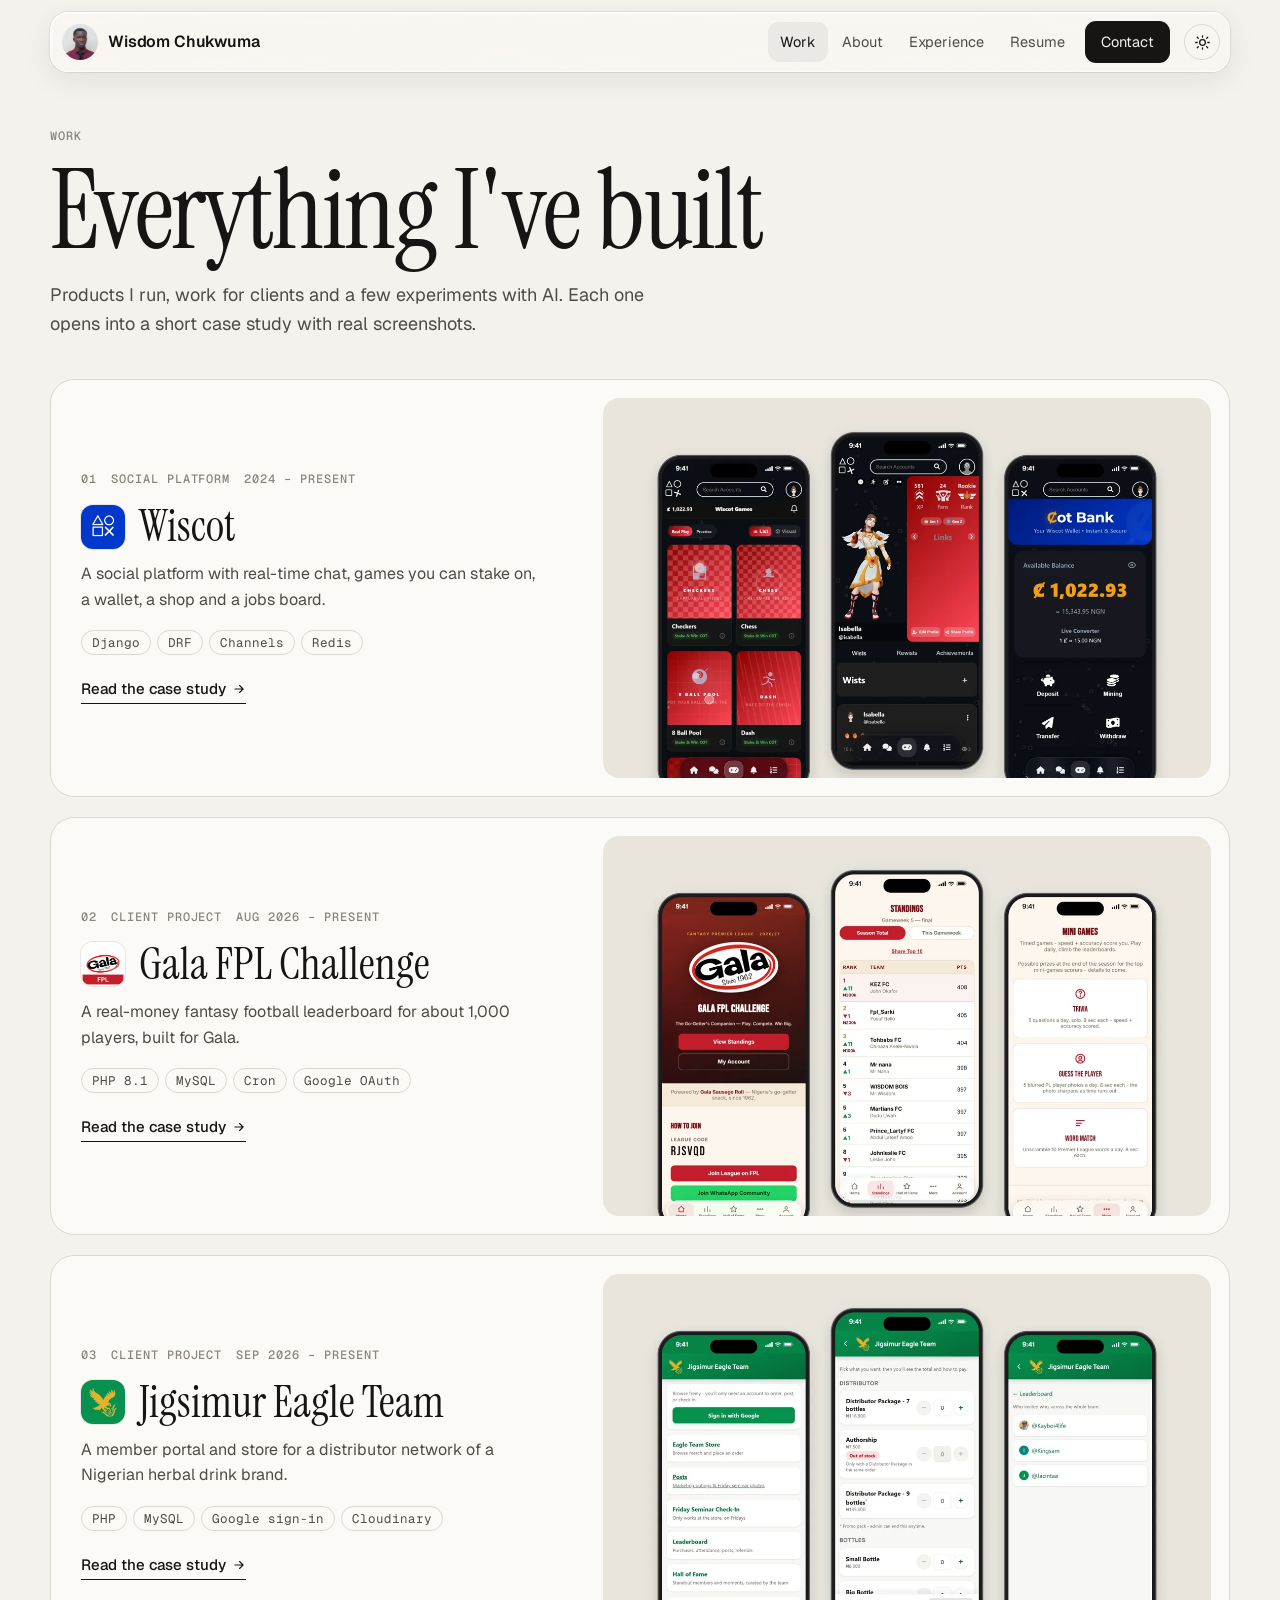
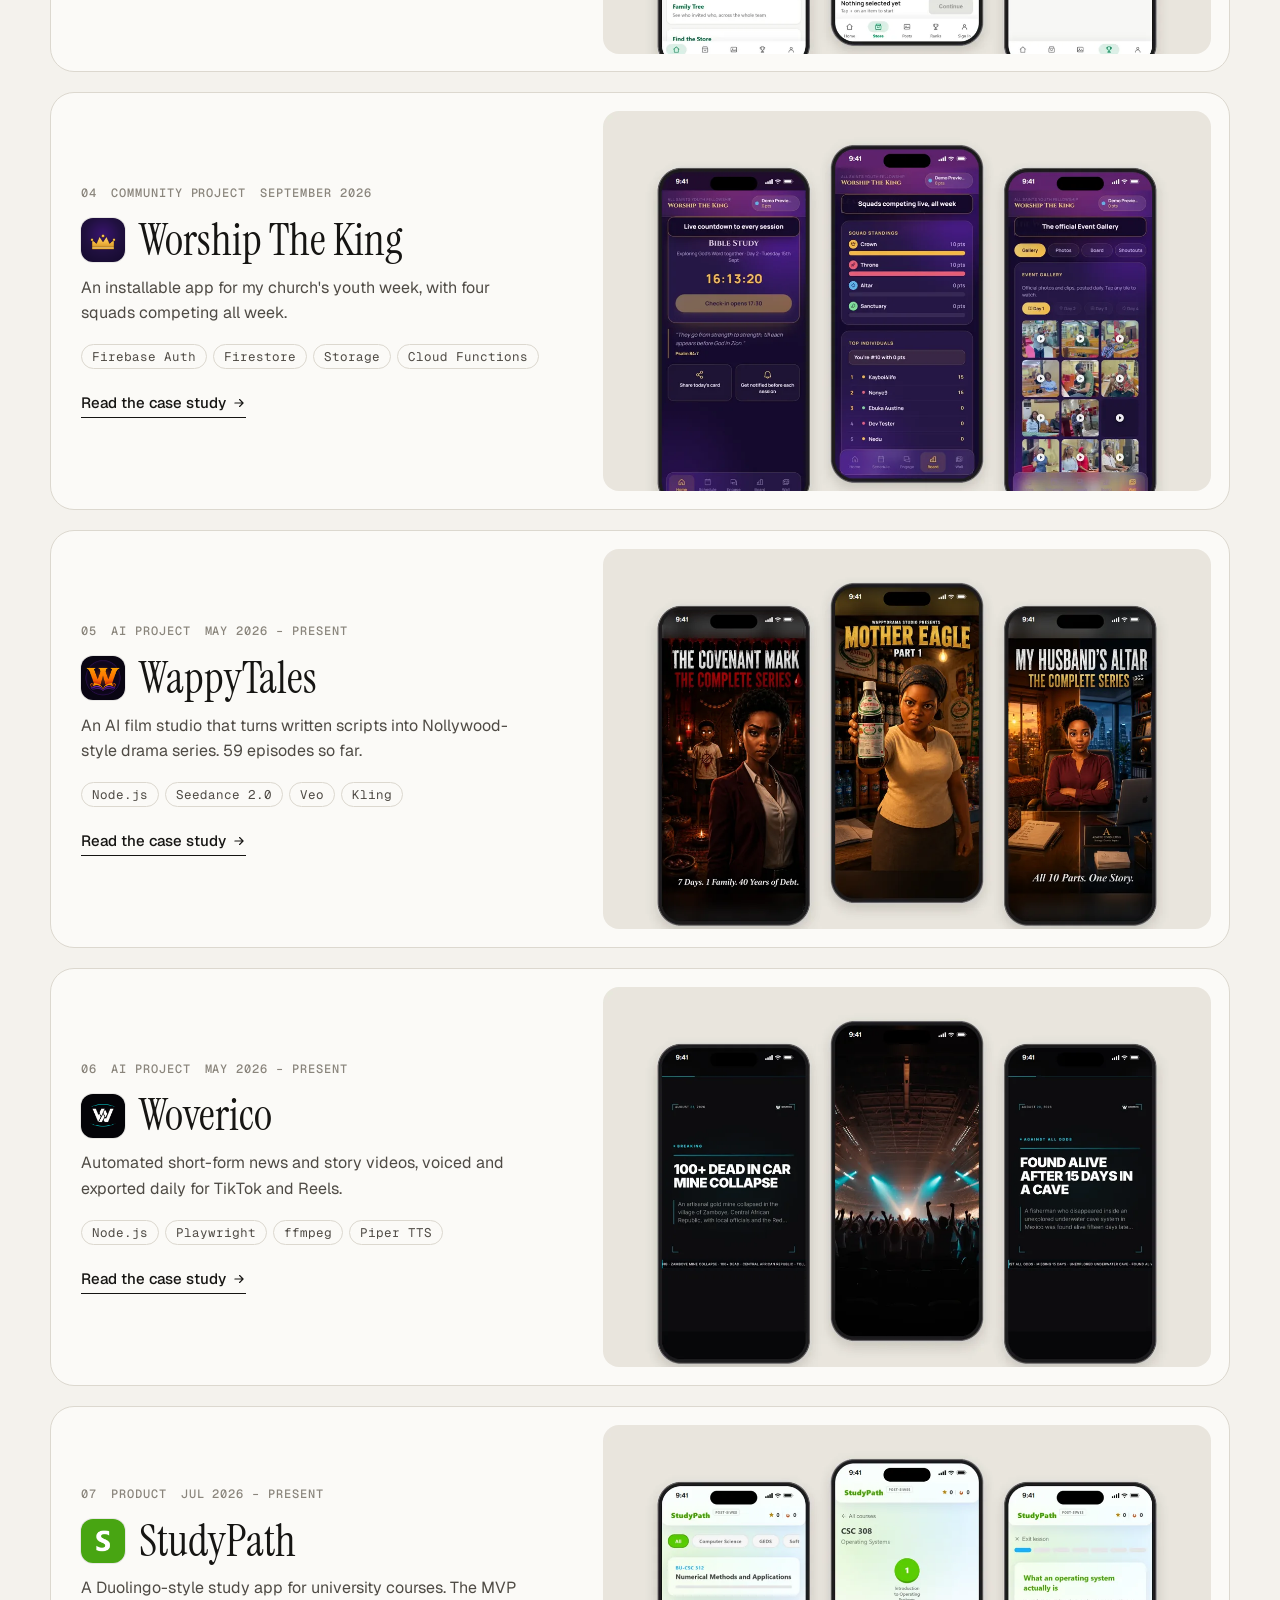
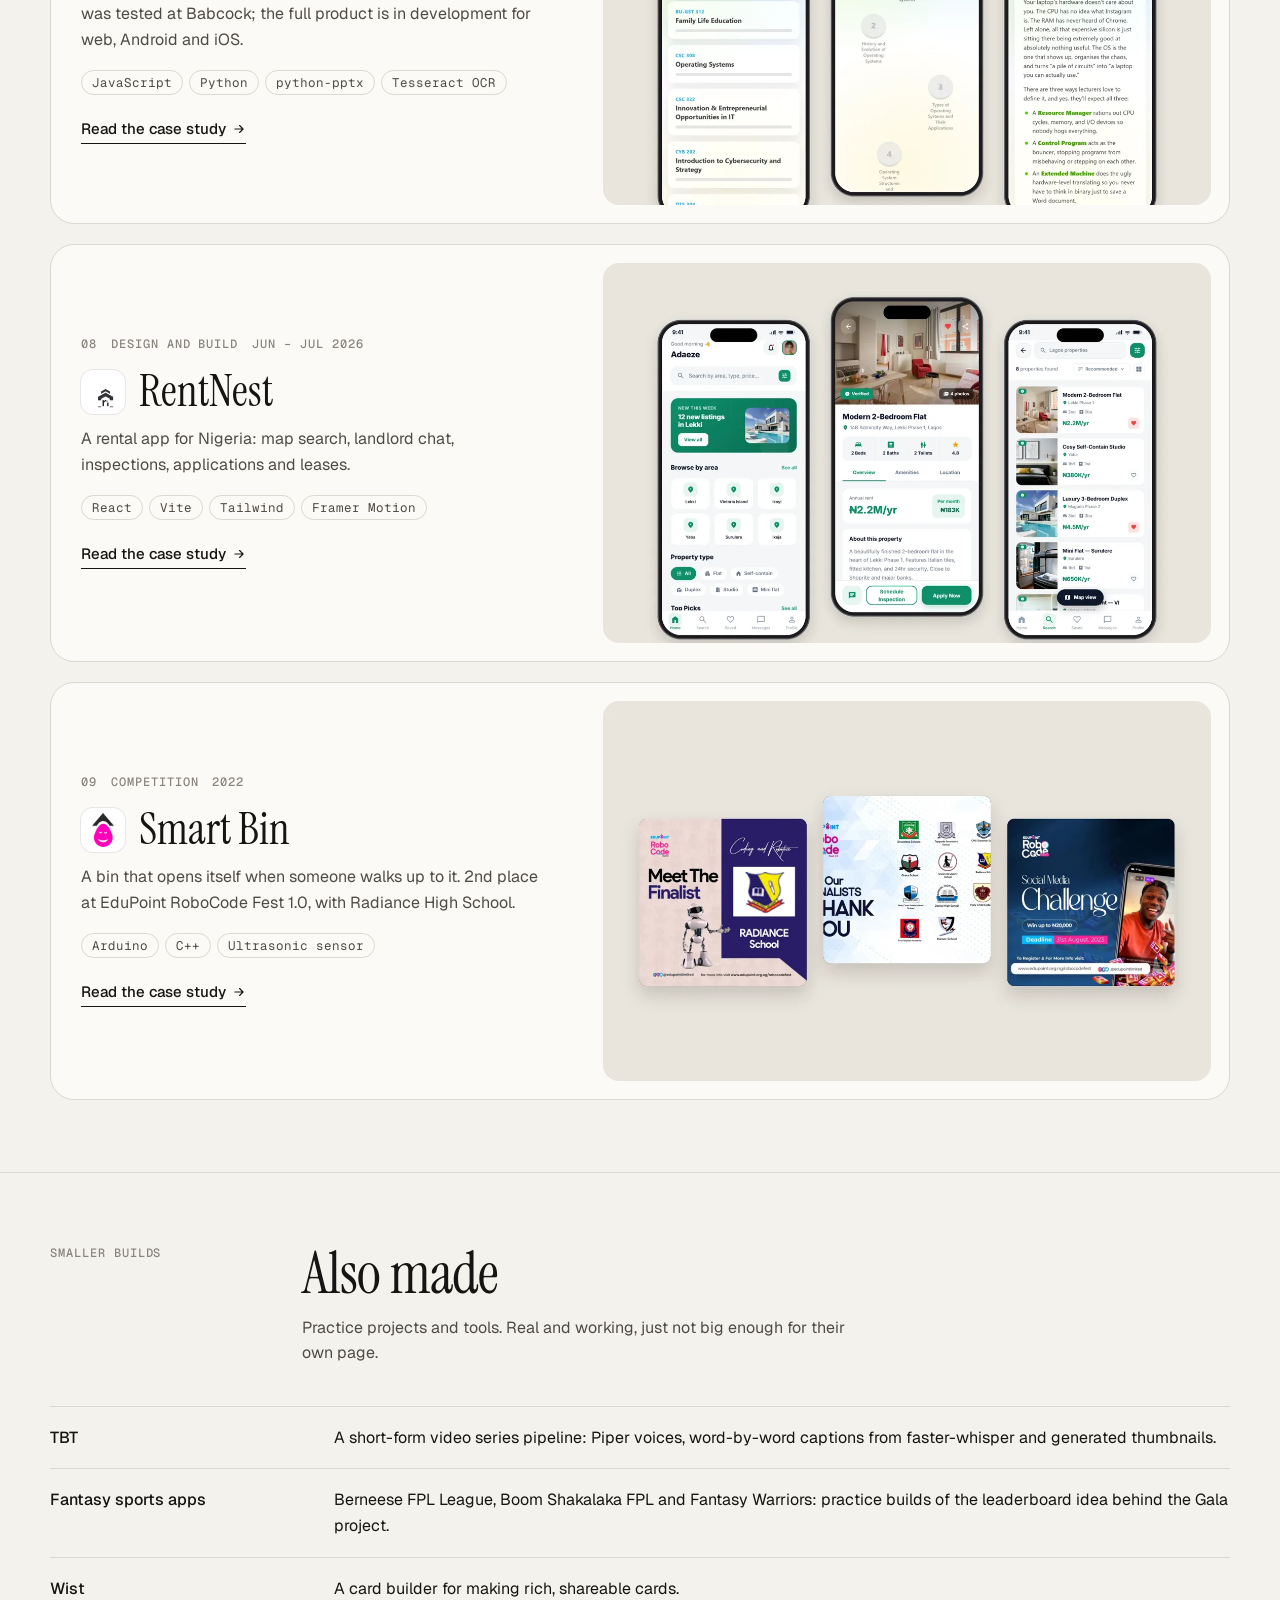
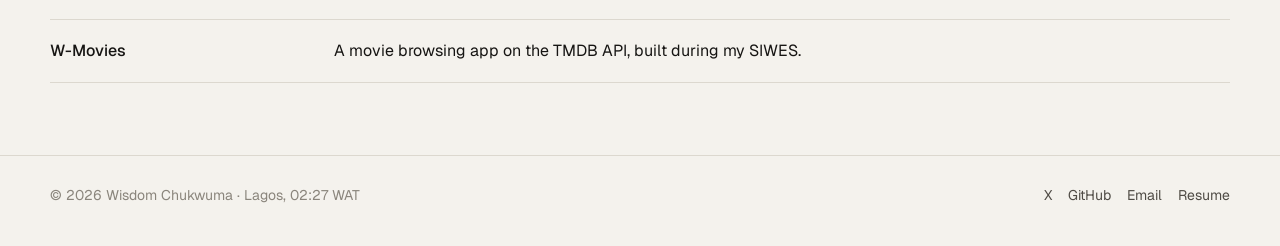
<file: projects.html>
<!DOCTYPE html>
<html lang="en">
<head>
<meta charset="utf-8">
<meta name="viewport" content="width=device-width, initial-scale=1">
<title>Work · Wisdom Chukwuma</title>
<meta name="description" content="Everything Wisdom Chukwuma has built: a real-time social platform, two live client platforms, a church event app, study tools and AI video pipelines.">
<link rel="canonical" href="https://www.wisdomchuks.cv/projects.html">
<meta name="author" content="Wisdom Chukwuma">
<meta property="og:type" content="website">
<meta property="og:site_name" content="Wisdom Chukwuma">
<meta property="og:locale" content="en_NG">
<meta property="og:title" content="Work · Wisdom Chukwuma">
<meta property="og:description" content="Everything Wisdom Chukwuma has built: a real-time social platform, two live client platforms, a church event app, study tools and AI video pipelines.">
<meta property="og:url" content="https://www.wisdomchuks.cv/projects.html">
<meta property="og:image" content="https://www.wisdomchuks.cv/img/og/home.png">
<meta property="og:image:type" content="image/png">
<meta property="og:image:width" content="1200">
<meta property="og:image:height" content="630">
<meta property="og:image:alt" content="Projects by Wisdom Chukwuma">
<meta name="twitter:card" content="summary_large_image">
<meta name="twitter:site" content="@wisdomchukwumaa">
<meta name="twitter:creator" content="@wisdomchukwumaa">
<meta name="twitter:title" content="Work · Wisdom Chukwuma">
<meta name="twitter:description" content="Everything Wisdom Chukwuma has built: a real-time social platform, two live client platforms, a church event app, study tools and AI video pipelines.">
<meta name="twitter:image" content="https://www.wisdomchuks.cv/img/og/home.png">
<meta name="robots" content="index, follow, max-image-preview:large">
<meta name="theme-color" content="#f4f2ed" media="(prefers-color-scheme: light)">
<meta name="theme-color" content="#141311" media="(prefers-color-scheme: dark)">
<script>try{var t=localStorage.getItem('theme');if(t==='dark'||t==='light')document.documentElement.setAttribute('data-theme',t)}catch(e){}</script>
<link rel="icon" href="favicon.svg" type="image/svg+xml">
<link rel="icon" href="favicon-32.png" sizes="32x32" type="image/png">
<link rel="apple-touch-icon" href="apple-touch-icon.png">
<link rel="preconnect" href="https://fonts.googleapis.com">
<link rel="preconnect" href="https://fonts.gstatic.com" crossorigin>
<link href="https://fonts.googleapis.com/css2?family=Instrument+Serif:ital@0;1&family=Geist:wght@400;500;600&family=Geist+Mono:wght@400;500&display=swap" rel="stylesheet">
<link rel="stylesheet" href="css/style.css">
</head>
<body>
<svg class="sr" width="0" height="0" aria-hidden="true" focusable="false"><filter id="lg-distort" x="0%" y="0%" width="100%" height="100%" color-interpolation-filters="sRGB"><feTurbulence type="fractalNoise" baseFrequency="0.012 0.018" numOctaves="2" seed="7" result="noise"/><feGaussianBlur in="noise" stdDeviation="2.5" result="soft"/><feDisplacementMap in="SourceGraphic" in2="soft" scale="46" xChannelSelector="R" yChannelSelector="G"/></filter></svg>
<header class="top">
  <div class="bar">
    <div class="glass" aria-hidden="true"><div class="glass-fx"></div><div class="glass-tint"></div><div class="glass-shine"></div></div>
    <a class="brand" href="index.html"><img src="img/me/avatar.webp" alt="" width="32" height="32">Wisdom Chukwuma</a>
    <button class="theme-btn" type="button" aria-label="Switch between light and dark mode"><svg class="i-sun" viewBox="0 0 24 24" fill="none" stroke="currentColor" stroke-width="1.8" stroke-linecap="round" aria-hidden="true"><circle cx="12" cy="12" r="4"/><path d="M12 2.5v2M12 19.5v2M4.6 4.6l1.4 1.4M18 18l1.4 1.4M2.5 12h2M19.5 12h2M4.6 19.4 6 18M18 6l1.4-1.4"/></svg><svg class="i-moon" viewBox="0 0 24 24" fill="none" stroke="currentColor" stroke-width="1.8" stroke-linecap="round" stroke-linejoin="round" aria-hidden="true"><path d="M20 14.5A8 8 0 0 1 9.5 4a8 8 0 1 0 10.5 10.5Z"/></svg></button>
    <button class="menu-btn" type="button" aria-expanded="false" aria-controls="links" aria-label="Open menu"><span class="burger" aria-hidden="true"><i></i><i></i></span></button>
    <nav class="links" id="links" aria-label="Main">
      <a href="projects.html" aria-current="page">Work</a>
      <a href="index.html#about">About</a>
      <a href="index.html#experience">Experience</a>
      <a href="Wisdom_Chukwuma_Resume.pdf" target="_blank" rel="noopener">Resume</a>
      <a class="cta" href="index.html#contact">Contact</a>
    </nav>
  </div>
</header>

<main>
  <div class="wrap">
    <header class="page-head">
      <div class="label">Work</div>
      <h1 style="margin-top:14px">Everything I've built</h1>
      <p>Products I run, work for clients and a few experiments with AI. Each one opens into a short case study with real screenshots.</p>
    </header>
    <div class="rows">
      <a class="row" href="projects/wiscot.html" data-tilt>
      <div class="txt">
        <div class="num label"><span>01</span><span>Social platform</span><span>2024 – present</span></div>
        <div class="ptitle"><img class="plogo" src="img/logos/wiscot.png" alt="" width="44" height="44" loading="lazy"><h3>Wiscot</h3></div>
        <p>A social platform with real-time chat, games you can stake on, a wallet, a shop and a jobs board.</p>
        <div class="tags"><span>Django</span><span>DRF</span><span>Channels</span><span>Redis</span></div>
        <span class="open">Read the case study <svg viewBox="0 0 24 24" fill="none" stroke="currentColor" stroke-width="2" stroke-linecap="round" stroke-linejoin="round" aria-hidden="true"><path d="M5 12h14M13 6l6 6-6 6"/></svg></span>
      </div>
      <div class="tilt-wrap"><div class="tilt"><img src="img/covers/wiscot.webp" alt="Screens from Wiscot" width="1200" height="750" loading="lazy"></div></div>
    </a>
      <a class="row" href="projects/gala-fpl.html" data-tilt>
      <div class="txt">
        <div class="num label"><span>02</span><span>Client project</span><span>Aug 2026 – present</span></div>
        <div class="ptitle"><img class="plogo" src="img/logos/gala.png" alt="" width="44" height="44" loading="lazy"><h3>Gala FPL Challenge</h3></div>
        <p>A real-money fantasy football leaderboard for about 1,000 players, built for Gala.</p>
        <div class="tags"><span>PHP 8.1</span><span>MySQL</span><span>Cron</span><span>Google OAuth</span></div>
        <span class="open">Read the case study <svg viewBox="0 0 24 24" fill="none" stroke="currentColor" stroke-width="2" stroke-linecap="round" stroke-linejoin="round" aria-hidden="true"><path d="M5 12h14M13 6l6 6-6 6"/></svg></span>
      </div>
      <div class="tilt-wrap"><div class="tilt"><img src="img/covers/gala-fpl.webp" alt="Screens from Gala FPL Challenge" width="1200" height="750" loading="lazy"></div></div>
    </a>
      <a class="row" href="projects/eagle-team.html" data-tilt>
      <div class="txt">
        <div class="num label"><span>03</span><span>Client project</span><span>Sep 2026 – present</span></div>
        <div class="ptitle"><img class="plogo" src="img/logos/eagle-team.png" alt="" width="44" height="44" loading="lazy"><h3>Jigsimur Eagle Team</h3></div>
        <p>A member portal and store for a distributor network of a Nigerian herbal drink brand.</p>
        <div class="tags"><span>PHP</span><span>MySQL</span><span>Google sign-in</span><span>Cloudinary</span></div>
        <span class="open">Read the case study <svg viewBox="0 0 24 24" fill="none" stroke="currentColor" stroke-width="2" stroke-linecap="round" stroke-linejoin="round" aria-hidden="true"><path d="M5 12h14M13 6l6 6-6 6"/></svg></span>
      </div>
      <div class="tilt-wrap"><div class="tilt"><img src="img/covers/eagle-team.webp" alt="Screens from Jigsimur Eagle Team" width="1200" height="750" loading="lazy"></div></div>
    </a>
      <a class="row" href="projects/worship-the-king.html" data-tilt>
      <div class="txt">
        <div class="num label"><span>04</span><span>Community project</span><span>September 2026</span></div>
        <div class="ptitle"><img class="plogo" src="img/logos/worship-the-king.png" alt="" width="44" height="44" loading="lazy"><h3>Worship The King</h3></div>
        <p>An installable app for my church's youth week, with four squads competing all week.</p>
        <div class="tags"><span>Firebase Auth</span><span>Firestore</span><span>Storage</span><span>Cloud Functions</span></div>
        <span class="open">Read the case study <svg viewBox="0 0 24 24" fill="none" stroke="currentColor" stroke-width="2" stroke-linecap="round" stroke-linejoin="round" aria-hidden="true"><path d="M5 12h14M13 6l6 6-6 6"/></svg></span>
      </div>
      <div class="tilt-wrap"><div class="tilt"><img src="img/covers/worship-the-king.webp" alt="Screens from Worship The King" width="1200" height="750" loading="lazy"></div></div>
    </a>
      <a class="row" href="projects/wappytales.html" data-tilt>
      <div class="txt">
        <div class="num label"><span>05</span><span>AI project</span><span>May 2026 – present</span></div>
        <div class="ptitle"><img class="plogo" src="img/logos/wappy.png" alt="" width="44" height="44" loading="lazy"><h3>WappyTales</h3></div>
        <p>An AI film studio that turns written scripts into Nollywood-style drama series. 59 episodes so far.</p>
        <div class="tags"><span>Node.js</span><span>Seedance 2.0</span><span>Veo</span><span>Kling</span></div>
        <span class="open">Read the case study <svg viewBox="0 0 24 24" fill="none" stroke="currentColor" stroke-width="2" stroke-linecap="round" stroke-linejoin="round" aria-hidden="true"><path d="M5 12h14M13 6l6 6-6 6"/></svg></span>
      </div>
      <div class="tilt-wrap"><div class="tilt"><img src="img/covers/wappytales.webp" alt="Screens from WappyTales" width="1200" height="750" loading="lazy"></div></div>
    </a>
      <a class="row" href="projects/woverico.html" data-tilt>
      <div class="txt">
        <div class="num label"><span>06</span><span>AI project</span><span>May 2026 – present</span></div>
        <div class="ptitle"><img class="plogo" src="img/logos/woverico.png" alt="" width="44" height="44" loading="lazy"><h3>Woverico</h3></div>
        <p>Automated short-form news and story videos, voiced and exported daily for TikTok and Reels.</p>
        <div class="tags"><span>Node.js</span><span>Playwright</span><span>ffmpeg</span><span>Piper TTS</span></div>
        <span class="open">Read the case study <svg viewBox="0 0 24 24" fill="none" stroke="currentColor" stroke-width="2" stroke-linecap="round" stroke-linejoin="round" aria-hidden="true"><path d="M5 12h14M13 6l6 6-6 6"/></svg></span>
      </div>
      <div class="tilt-wrap"><div class="tilt"><img src="img/covers/woverico.webp" alt="Screens from Woverico" width="1200" height="750" loading="lazy"></div></div>
    </a>
      <a class="row" href="projects/studypath.html" data-tilt>
      <div class="txt">
        <div class="num label"><span>07</span><span>Product</span><span>Jul 2026 – present</span></div>
        <div class="ptitle"><img class="plogo" src="img/logos/studypath.png" alt="" width="44" height="44" loading="lazy"><h3>StudyPath</h3></div>
        <p>A Duolingo-style study app for university courses. The MVP was tested at Babcock; the full product is in development for web, Android and iOS.</p>
        <div class="tags"><span>JavaScript</span><span>Python</span><span>python-pptx</span><span>Tesseract OCR</span></div>
        <span class="open">Read the case study <svg viewBox="0 0 24 24" fill="none" stroke="currentColor" stroke-width="2" stroke-linecap="round" stroke-linejoin="round" aria-hidden="true"><path d="M5 12h14M13 6l6 6-6 6"/></svg></span>
      </div>
      <div class="tilt-wrap"><div class="tilt"><img src="img/covers/studypath.webp" alt="Screens from StudyPath" width="1200" height="750" loading="lazy"></div></div>
    </a>
      <a class="row" href="projects/rentnest.html" data-tilt>
      <div class="txt">
        <div class="num label"><span>08</span><span>Design and build</span><span>Jun – Jul 2026</span></div>
        <div class="ptitle"><img class="plogo" src="img/logos/rentnest.png" alt="" width="44" height="44" loading="lazy"><h3>RentNest</h3></div>
        <p>A rental app for Nigeria: map search, landlord chat, inspections, applications and leases.</p>
        <div class="tags"><span>React</span><span>Vite</span><span>Tailwind</span><span>Framer Motion</span></div>
        <span class="open">Read the case study <svg viewBox="0 0 24 24" fill="none" stroke="currentColor" stroke-width="2" stroke-linecap="round" stroke-linejoin="round" aria-hidden="true"><path d="M5 12h14M13 6l6 6-6 6"/></svg></span>
      </div>
      <div class="tilt-wrap"><div class="tilt"><img src="img/covers/rentnest.webp" alt="Screens from RentNest" width="1200" height="750" loading="lazy"></div></div>
    </a>
      <a class="row" href="projects/robocode.html" data-tilt>
      <div class="txt">
        <div class="num label"><span>09</span><span>Competition</span><span>2022</span></div>
        <div class="ptitle"><img class="plogo" src="img/logos/edupoint.png" alt="" width="44" height="44" loading="lazy"><h3>Smart Bin</h3></div>
        <p>A bin that opens itself when someone walks up to it. 2nd place at EduPoint RoboCode Fest 1.0, with Radiance High School.</p>
        <div class="tags"><span>Arduino</span><span>C++</span><span>Ultrasonic sensor</span></div>
        <span class="open">Read the case study <svg viewBox="0 0 24 24" fill="none" stroke="currentColor" stroke-width="2" stroke-linecap="round" stroke-linejoin="round" aria-hidden="true"><path d="M5 12h14M13 6l6 6-6 6"/></svg></span>
      </div>
      <div class="tilt-wrap"><div class="tilt"><img src="img/covers/robocode.webp" alt="Screens from Smart Bin" width="1200" height="750" loading="lazy"></div></div>
    </a>
    </div>
  </div>
  <section class="sec" style="margin-top:72px">
    <div class="wrap">
      <div class="sec-head"><div class="label">Smaller builds</div><div><h2>Also made</h2><p>Practice projects and tools. Real and working, just not big enough for their own page.</p></div></div>
      <ul class="small-list">
        <li><b>TBT</b><span>A short-form video series pipeline: Piper voices, word-by-word captions from faster-whisper and generated thumbnails.</span></li>
        <li><b>Fantasy sports apps</b><span>Berneese FPL League, Boom Shakalaka FPL and Fantasy Warriors: practice builds of the leaderboard idea behind the Gala project.</span></li>
        <li><b>Wist</b><span>A card builder for making rich, shareable cards.</span></li>
        <li><b>W-Movies</b><span>A movie browsing app on the TMDB API, built during my SIWES.</span></li>
      </ul>
    </div>
  </section>
</main>
<footer>
  <div class="wrap">
    <span>© 2026 Wisdom Chukwuma · Lagos, <span id="lagosTime"></span> WAT</span>
    <span><a href="https://x.com/wisdomchukwumaa" target="_blank" rel="noopener">X</a><a href="https://github.com/wisdom-chukwuma" target="_blank" rel="noopener">GitHub</a><a href="mailto:kenewisdom4@gmail.com">Email</a><a href="Wisdom_Chukwuma_Resume.pdf" target="_blank" rel="noopener">Resume</a></span>
  </div>
</footer>
<script src="js/main.js" defer></script>
</body>
</html>
</file>
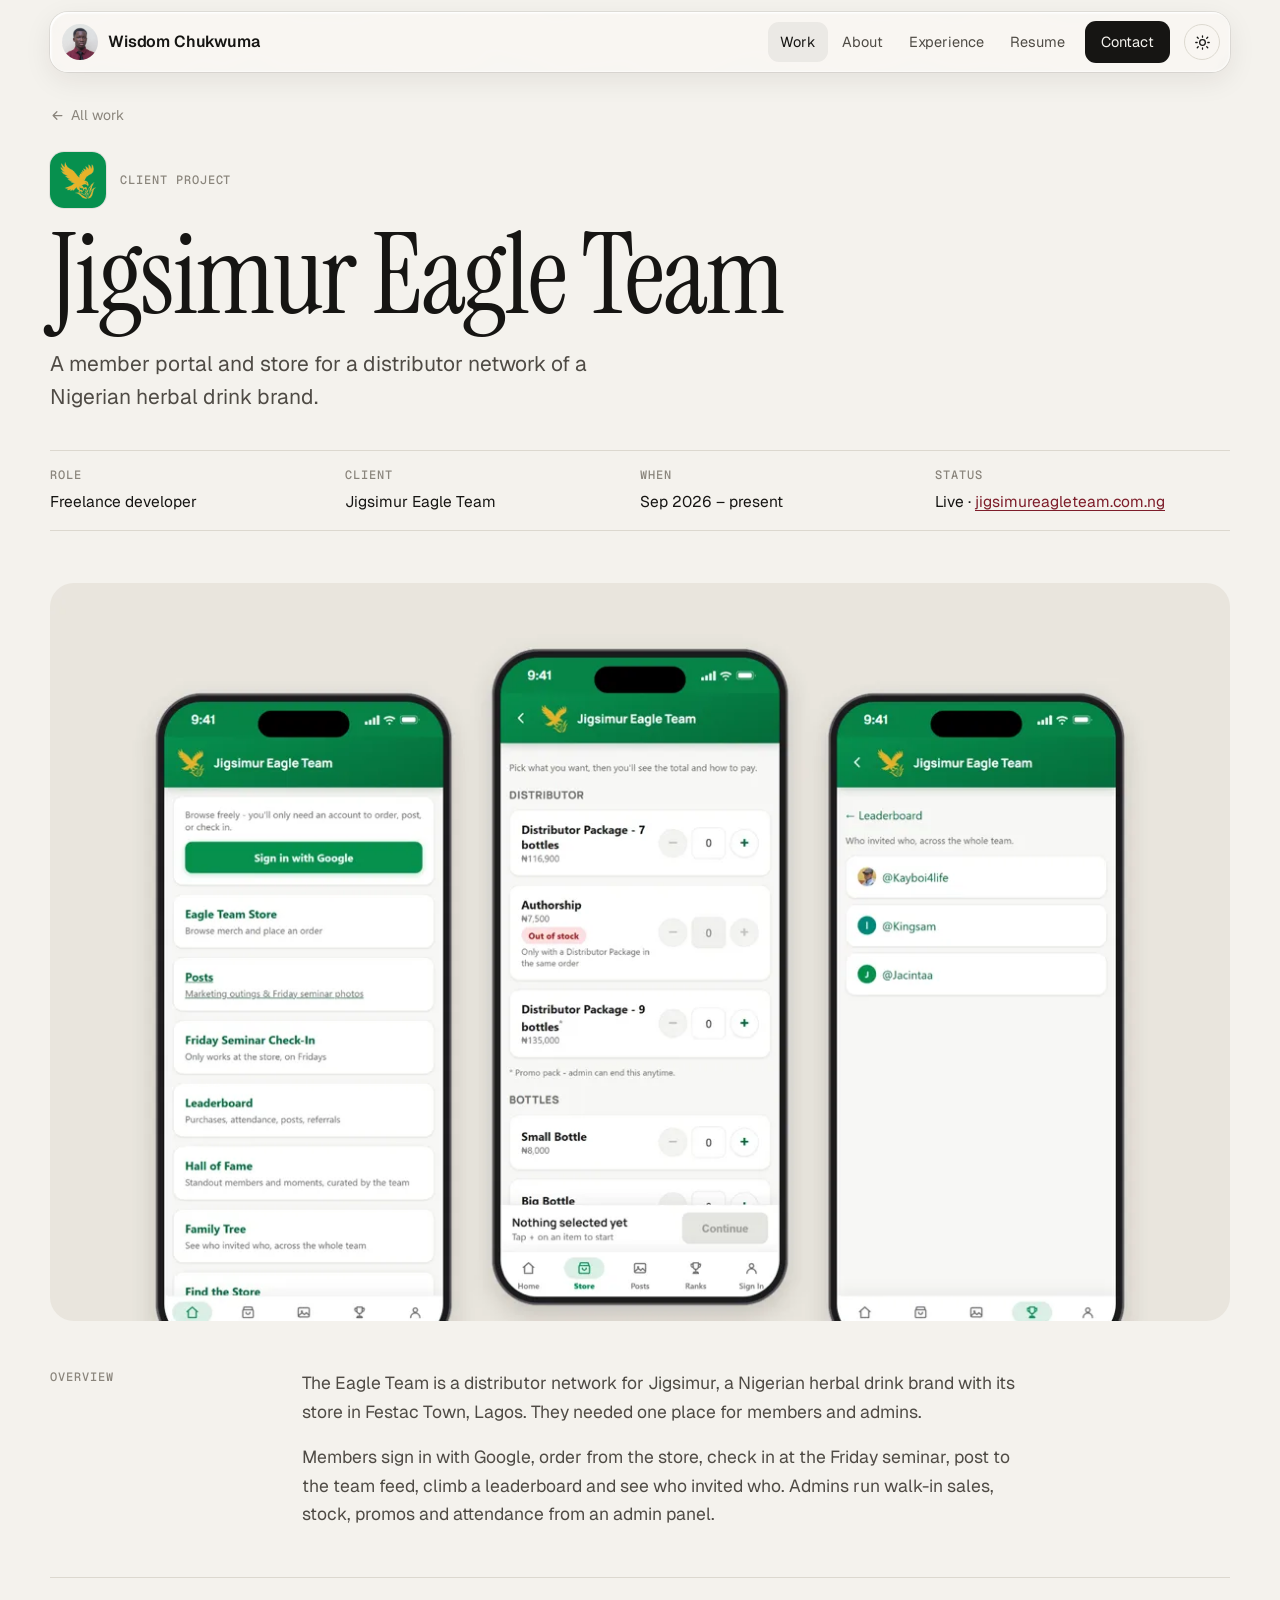
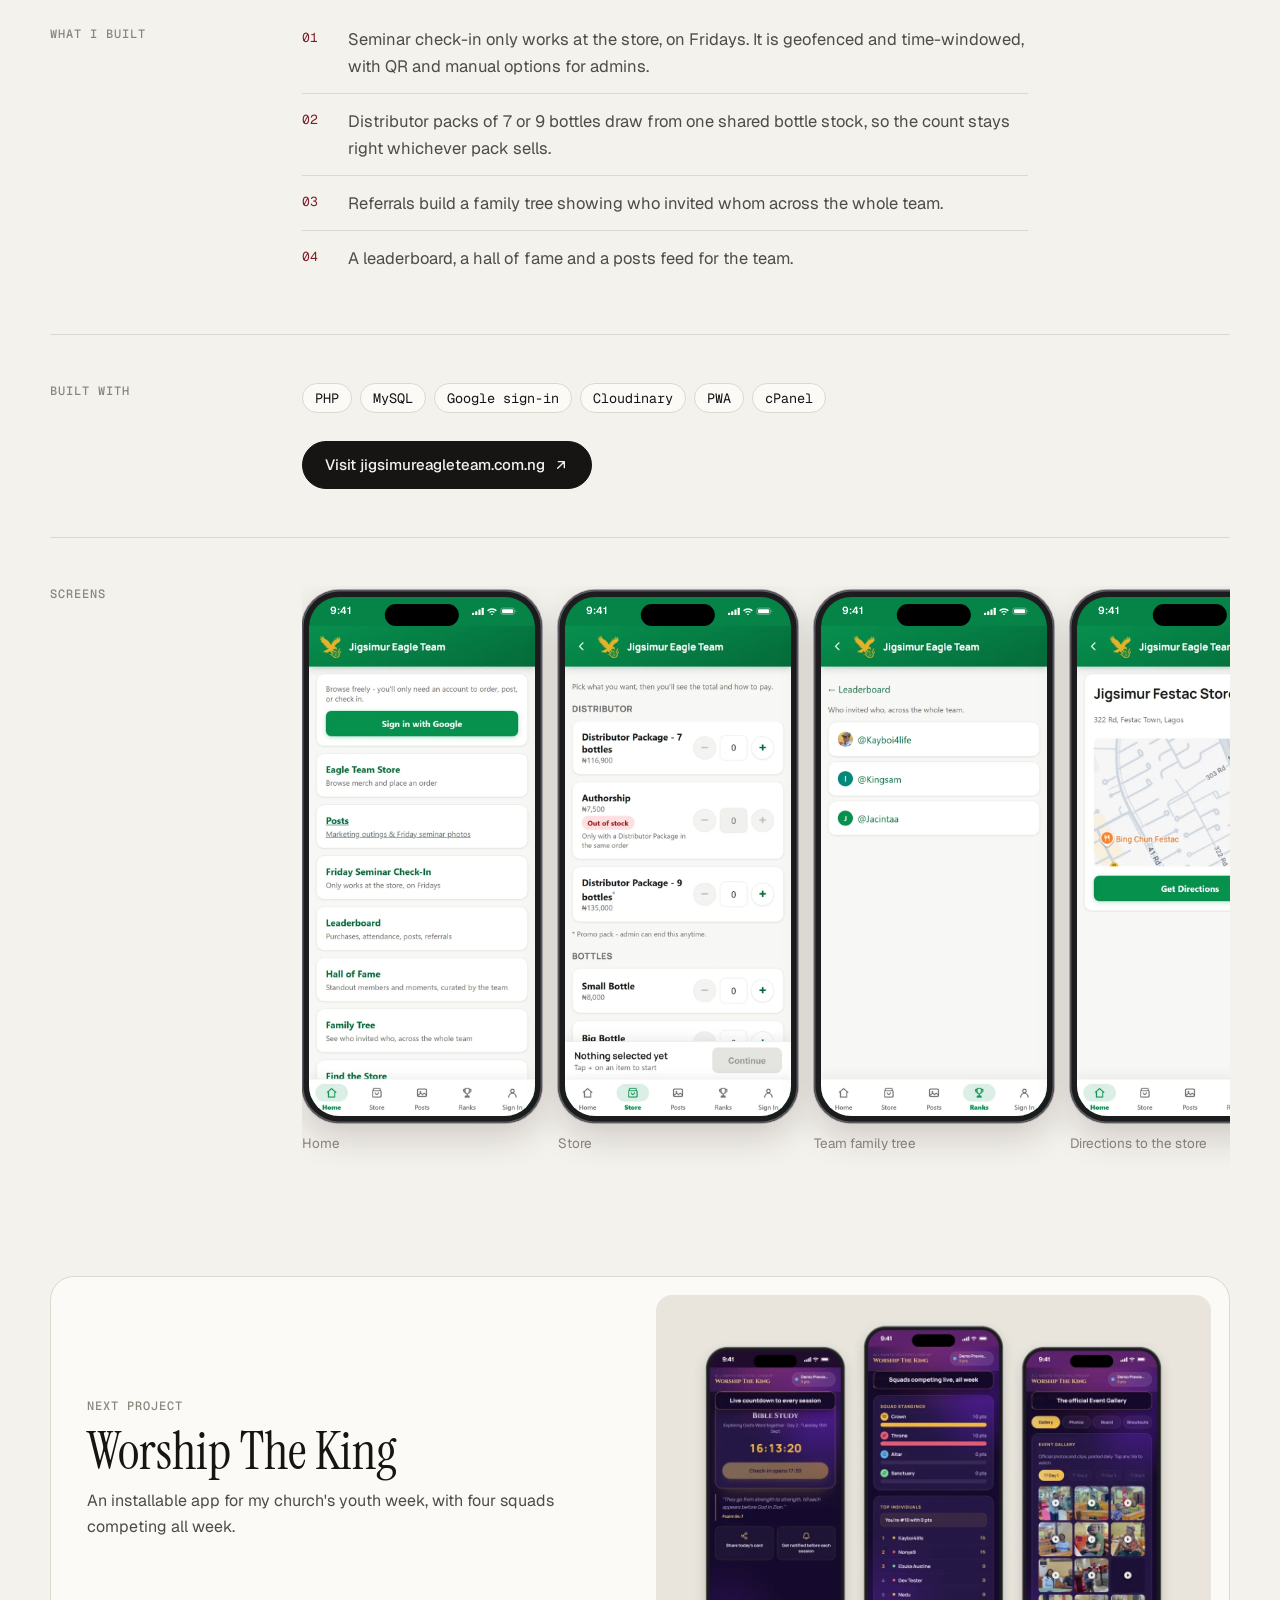
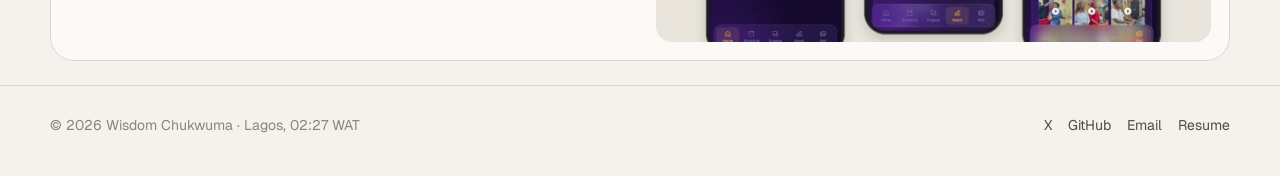
<file: projects/eagle-team.html>
<!DOCTYPE html>
<html lang="en">
<head>
<meta charset="utf-8">
<meta name="viewport" content="width=device-width, initial-scale=1">
<title>Jigsimur Eagle Team · Wisdom Chukwuma</title>
<meta name="description" content="A member portal and store for a distributor network of a Nigerian herbal drink brand.">
<link rel="canonical" href="https://www.wisdomchuks.cv/projects/eagle-team.html">
<meta name="author" content="Wisdom Chukwuma">
<meta property="og:type" content="website">
<meta property="og:site_name" content="Wisdom Chukwuma">
<meta property="og:locale" content="en_NG">
<meta property="og:title" content="Jigsimur Eagle Team · Wisdom Chukwuma">
<meta property="og:description" content="A member portal and store for a distributor network of a Nigerian herbal drink brand.">
<meta property="og:url" content="https://www.wisdomchuks.cv/projects/eagle-team.html">
<meta property="og:image" content="https://www.wisdomchuks.cv/img/og/eagle-team.png">
<meta property="og:image:type" content="image/png">
<meta property="og:image:width" content="1200">
<meta property="og:image:height" content="630">
<meta property="og:image:alt" content="Jigsimur Eagle Team, a project by Wisdom Chukwuma">
<meta name="twitter:card" content="summary_large_image">
<meta name="twitter:site" content="@wisdomchukwumaa">
<meta name="twitter:creator" content="@wisdomchukwumaa">
<meta name="twitter:title" content="Jigsimur Eagle Team · Wisdom Chukwuma">
<meta name="twitter:description" content="A member portal and store for a distributor network of a Nigerian herbal drink brand.">
<meta name="twitter:image" content="https://www.wisdomchuks.cv/img/og/eagle-team.png">
<meta name="robots" content="index, follow, max-image-preview:large">
<meta name="theme-color" content="#f4f2ed" media="(prefers-color-scheme: light)">
<meta name="theme-color" content="#141311" media="(prefers-color-scheme: dark)">
<script>try{var t=localStorage.getItem('theme');if(t==='dark'||t==='light')document.documentElement.setAttribute('data-theme',t)}catch(e){}</script>
<link rel="icon" href="../favicon.svg" type="image/svg+xml">
<link rel="icon" href="../favicon-32.png" sizes="32x32" type="image/png">
<link rel="apple-touch-icon" href="../apple-touch-icon.png">
<link rel="preconnect" href="https://fonts.googleapis.com">
<link rel="preconnect" href="https://fonts.gstatic.com" crossorigin>
<link href="https://fonts.googleapis.com/css2?family=Instrument+Serif:ital@0;1&family=Geist:wght@400;500;600&family=Geist+Mono:wght@400;500&display=swap" rel="stylesheet">
<link rel="stylesheet" href="../css/style.css">
</head>
<body>
<svg class="sr" width="0" height="0" aria-hidden="true" focusable="false"><filter id="lg-distort" x="0%" y="0%" width="100%" height="100%" color-interpolation-filters="sRGB"><feTurbulence type="fractalNoise" baseFrequency="0.012 0.018" numOctaves="2" seed="7" result="noise"/><feGaussianBlur in="noise" stdDeviation="2.5" result="soft"/><feDisplacementMap in="SourceGraphic" in2="soft" scale="46" xChannelSelector="R" yChannelSelector="G"/></filter></svg>
<header class="top">
  <div class="bar">
    <div class="glass" aria-hidden="true"><div class="glass-fx"></div><div class="glass-tint"></div><div class="glass-shine"></div></div>
    <a class="brand" href="../index.html"><img src="../img/me/avatar.webp" alt="" width="32" height="32">Wisdom Chukwuma</a>
    <button class="theme-btn" type="button" aria-label="Switch between light and dark mode"><svg class="i-sun" viewBox="0 0 24 24" fill="none" stroke="currentColor" stroke-width="1.8" stroke-linecap="round" aria-hidden="true"><circle cx="12" cy="12" r="4"/><path d="M12 2.5v2M12 19.5v2M4.6 4.6l1.4 1.4M18 18l1.4 1.4M2.5 12h2M19.5 12h2M4.6 19.4 6 18M18 6l1.4-1.4"/></svg><svg class="i-moon" viewBox="0 0 24 24" fill="none" stroke="currentColor" stroke-width="1.8" stroke-linecap="round" stroke-linejoin="round" aria-hidden="true"><path d="M20 14.5A8 8 0 0 1 9.5 4a8 8 0 1 0 10.5 10.5Z"/></svg></button>
    <button class="menu-btn" type="button" aria-expanded="false" aria-controls="links" aria-label="Open menu"><span class="burger" aria-hidden="true"><i></i><i></i></span></button>
    <nav class="links" id="links" aria-label="Main">
      <a href="../projects.html" aria-current="page">Work</a>
      <a href="../index.html#about">About</a>
      <a href="../index.html#experience">Experience</a>
      <a href="../Wisdom_Chukwuma_Resume.pdf" target="_blank" rel="noopener">Resume</a>
      <a class="cta" href="../index.html#contact">Contact</a>
    </nav>
  </div>
</header>

<main>
  <div class="wrap">
    <a class="crumb" href="../projects.html"><svg viewBox="0 0 24 24" fill="none" stroke="currentColor" stroke-width="2" stroke-linecap="round" stroke-linejoin="round" aria-hidden="true"><path d="M19 12H5M11 6l-6 6 6 6"/></svg> All work</a>
    <header class="case-head">
      <div class="case-brand"><img src="../img/logos/eagle-team.png" alt="Jigsimur Eagle Team logo" width="56" height="56"><div class="label">Client project</div></div>
      <h1 style="margin-top:14px">Jigsimur Eagle Team</h1>
      <p class="lede">A member portal and store for a distributor network of a Nigerian herbal drink brand.</p>
      <dl class="meta"><div><dt class="label">Role</dt><dd>Freelance developer</dd></div><div><dt class="label">Client</dt><dd>Jigsimur Eagle Team</dd></div><div><dt class="label">When</dt><dd>Sep 2026 – present</dd></div><div><dt class="label">Status</dt><dd>Live · <a href="https://jigsimureagleteam.com.ng" target="_blank" rel="noopener">jigsimureagleteam.com.ng</a></dd></div></dl>
    </header>
    <div class="cover"><img src="../img/covers/eagle-team.webp" alt="Screens from Jigsimur Eagle Team" width="1200" height="750"></div>

    <section class="split">
      <div class="label">Overview</div>
      <div class="body"><p>The Eagle Team is a distributor network for Jigsimur, a Nigerian herbal drink brand with its store in Festac Town, Lagos. They needed one place for members and admins.</p><p>Members sign in with Google, order from the store, check in at the Friday seminar, post to the team feed, climb a leaderboard and see who invited who. Admins run walk-in sales, stock, promos and attendance from an admin panel.</p></div>
    </section>
    <section class="split">
      <div class="label">What I built</div>
      <div class="body"><ul class="points"><li>Seminar check-in only works at the store, on Fridays. It is geofenced and time-windowed, with QR and manual options for admins.</li><li>Distributor packs of 7 or 9 bottles draw from one shared bottle stock, so the count stays right whichever pack sells.</li><li>Referrals build a family tree showing who invited whom across the whole team.</li><li>A leaderboard, a hall of fame and a posts feed for the team.</li></ul></div>
    </section>
    <section class="split">
      <div class="label">Built with</div>
      <div class="body"><div class="chips"><span>PHP</span><span>MySQL</span><span>Google sign-in</span><span>Cloudinary</span><span>PWA</span><span>cPanel</span></div><p style="margin-top:28px"><a class="btn solid" href="https://jigsimureagleteam.com.ng" target="_blank" rel="noopener">Visit jigsimureagleteam.com.ng <svg viewBox="0 0 24 24" fill="none" stroke="currentColor" stroke-width="2" stroke-linecap="round" stroke-linejoin="round" aria-hidden="true"><path d="M7 17 17 7M8 7h9v9"/></svg></a></p></div>
    </section>
    <section class="split" style="border-bottom:0">
      <div class="label">Screens</div>
      <div class="body" style="max-width:none;min-width:0"><div class="shots phones" tabindex="0" aria-label="Screenshots, scroll sideways"><figure><div class="iphone" style="--sb:#068347;--fg:#ffffff"><div class="frame"><div class="screen"><div class="sb" aria-hidden="true"><span class="t">9:41</span><span class="island"></span><span class="ind"><svg viewBox="0 0 64 12" aria-hidden="true"><g fill="currentColor"><rect x="0" y="8" width="3" height="4" rx="0.8"/><rect x="4.5" y="6" width="3" height="6" rx="0.8"/><rect x="9" y="3.5" width="3" height="8.5" rx="0.8"/><rect x="13.5" y="1" width="3" height="11" rx="0.8"/><path d="M28 3.2c2.6 0 5 1 6.8 2.7l-1.3 1.3A7.7 7.7 0 0 0 28 5a7.7 7.7 0 0 0-5.5 2.2l-1.3-1.3A9.6 9.6 0 0 1 28 3.2Zm0 3.6c1.6 0 3 .6 4.1 1.6L30.8 9.7a4 4 0 0 0-5.6 0l-1.3-1.3A5.8 5.8 0 0 1 28 6.8Zm0 3.5 1.5 1.5L28 13.3l-1.5-1.5L28 10.3Z" transform="translate(0,-1.3)"/><rect x="40.5" y="1.5" width="19" height="9" rx="2.6" fill="none" stroke="currentColor" stroke-opacity=".45"/><rect x="42.2" y="3.2" width="15.6" height="5.6" rx="1.4"/><path d="M61.2 4.6v2.8c.7-.2 1.2-.8 1.2-1.4s-.5-1.2-1.2-1.4Z" fill-opacity=".45"/></g></svg></span></div><img src="../img/work/eagle/home.webp" alt="Jigsimur Eagle Team: Home" loading="lazy"></div></div></div><figcaption>Home</figcaption></figure><figure><div class="iphone" style="--sb:#068347;--fg:#ffffff"><div class="frame"><div class="screen"><div class="sb" aria-hidden="true"><span class="t">9:41</span><span class="island"></span><span class="ind"><svg viewBox="0 0 64 12" aria-hidden="true"><g fill="currentColor"><rect x="0" y="8" width="3" height="4" rx="0.8"/><rect x="4.5" y="6" width="3" height="6" rx="0.8"/><rect x="9" y="3.5" width="3" height="8.5" rx="0.8"/><rect x="13.5" y="1" width="3" height="11" rx="0.8"/><path d="M28 3.2c2.6 0 5 1 6.8 2.7l-1.3 1.3A7.7 7.7 0 0 0 28 5a7.7 7.7 0 0 0-5.5 2.2l-1.3-1.3A9.6 9.6 0 0 1 28 3.2Zm0 3.6c1.6 0 3 .6 4.1 1.6L30.8 9.7a4 4 0 0 0-5.6 0l-1.3-1.3A5.8 5.8 0 0 1 28 6.8Zm0 3.5 1.5 1.5L28 13.3l-1.5-1.5L28 10.3Z" transform="translate(0,-1.3)"/><rect x="40.5" y="1.5" width="19" height="9" rx="2.6" fill="none" stroke="currentColor" stroke-opacity=".45"/><rect x="42.2" y="3.2" width="15.6" height="5.6" rx="1.4"/><path d="M61.2 4.6v2.8c.7-.2 1.2-.8 1.2-1.4s-.5-1.2-1.2-1.4Z" fill-opacity=".45"/></g></svg></span></div><img src="../img/work/eagle/store.webp" alt="Jigsimur Eagle Team: Store" loading="lazy"></div></div></div><figcaption>Store</figcaption></figure><figure><div class="iphone" style="--sb:#068347;--fg:#ffffff"><div class="frame"><div class="screen"><div class="sb" aria-hidden="true"><span class="t">9:41</span><span class="island"></span><span class="ind"><svg viewBox="0 0 64 12" aria-hidden="true"><g fill="currentColor"><rect x="0" y="8" width="3" height="4" rx="0.8"/><rect x="4.5" y="6" width="3" height="6" rx="0.8"/><rect x="9" y="3.5" width="3" height="8.5" rx="0.8"/><rect x="13.5" y="1" width="3" height="11" rx="0.8"/><path d="M28 3.2c2.6 0 5 1 6.8 2.7l-1.3 1.3A7.7 7.7 0 0 0 28 5a7.7 7.7 0 0 0-5.5 2.2l-1.3-1.3A9.6 9.6 0 0 1 28 3.2Zm0 3.6c1.6 0 3 .6 4.1 1.6L30.8 9.7a4 4 0 0 0-5.6 0l-1.3-1.3A5.8 5.8 0 0 1 28 6.8Zm0 3.5 1.5 1.5L28 13.3l-1.5-1.5L28 10.3Z" transform="translate(0,-1.3)"/><rect x="40.5" y="1.5" width="19" height="9" rx="2.6" fill="none" stroke="currentColor" stroke-opacity=".45"/><rect x="42.2" y="3.2" width="15.6" height="5.6" rx="1.4"/><path d="M61.2 4.6v2.8c.7-.2 1.2-.8 1.2-1.4s-.5-1.2-1.2-1.4Z" fill-opacity=".45"/></g></svg></span></div><img src="../img/work/eagle/family-tree.webp" alt="Jigsimur Eagle Team: Team family tree" loading="lazy"></div></div></div><figcaption>Team family tree</figcaption></figure><figure><div class="iphone" style="--sb:#068347;--fg:#ffffff"><div class="frame"><div class="screen"><div class="sb" aria-hidden="true"><span class="t">9:41</span><span class="island"></span><span class="ind"><svg viewBox="0 0 64 12" aria-hidden="true"><g fill="currentColor"><rect x="0" y="8" width="3" height="4" rx="0.8"/><rect x="4.5" y="6" width="3" height="6" rx="0.8"/><rect x="9" y="3.5" width="3" height="8.5" rx="0.8"/><rect x="13.5" y="1" width="3" height="11" rx="0.8"/><path d="M28 3.2c2.6 0 5 1 6.8 2.7l-1.3 1.3A7.7 7.7 0 0 0 28 5a7.7 7.7 0 0 0-5.5 2.2l-1.3-1.3A9.6 9.6 0 0 1 28 3.2Zm0 3.6c1.6 0 3 .6 4.1 1.6L30.8 9.7a4 4 0 0 0-5.6 0l-1.3-1.3A5.8 5.8 0 0 1 28 6.8Zm0 3.5 1.5 1.5L28 13.3l-1.5-1.5L28 10.3Z" transform="translate(0,-1.3)"/><rect x="40.5" y="1.5" width="19" height="9" rx="2.6" fill="none" stroke="currentColor" stroke-opacity=".45"/><rect x="42.2" y="3.2" width="15.6" height="5.6" rx="1.4"/><path d="M61.2 4.6v2.8c.7-.2 1.2-.8 1.2-1.4s-.5-1.2-1.2-1.4Z" fill-opacity=".45"/></g></svg></span></div><img src="../img/work/eagle/directions.webp" alt="Jigsimur Eagle Team: Directions to the store" loading="lazy"></div></div></div><figcaption>Directions to the store</figcaption></figure></div></div>
    </section>

    <a class="next" href="worship-the-king.html">
      <div class="txt"><div class="label">Next project</div><h2>Worship The King</h2><p style="margin-top:10px">An installable app for my church's youth week, with four squads competing all week.</p></div>
      <img src="../img/covers/worship-the-king.webp" alt="" width="1200" height="750" loading="lazy">
    </a>
  </div>
</main>
<footer>
  <div class="wrap">
    <span>© 2026 Wisdom Chukwuma · Lagos, <span id="lagosTime"></span> WAT</span>
    <span><a href="https://x.com/wisdomchukwumaa" target="_blank" rel="noopener">X</a><a href="https://github.com/wisdom-chukwuma" target="_blank" rel="noopener">GitHub</a><a href="mailto:kenewisdom4@gmail.com">Email</a><a href="../Wisdom_Chukwuma_Resume.pdf" target="_blank" rel="noopener">Resume</a></span>
  </div>
</footer>
<script src="../js/main.js" defer></script>
</body>
</html>
</file>
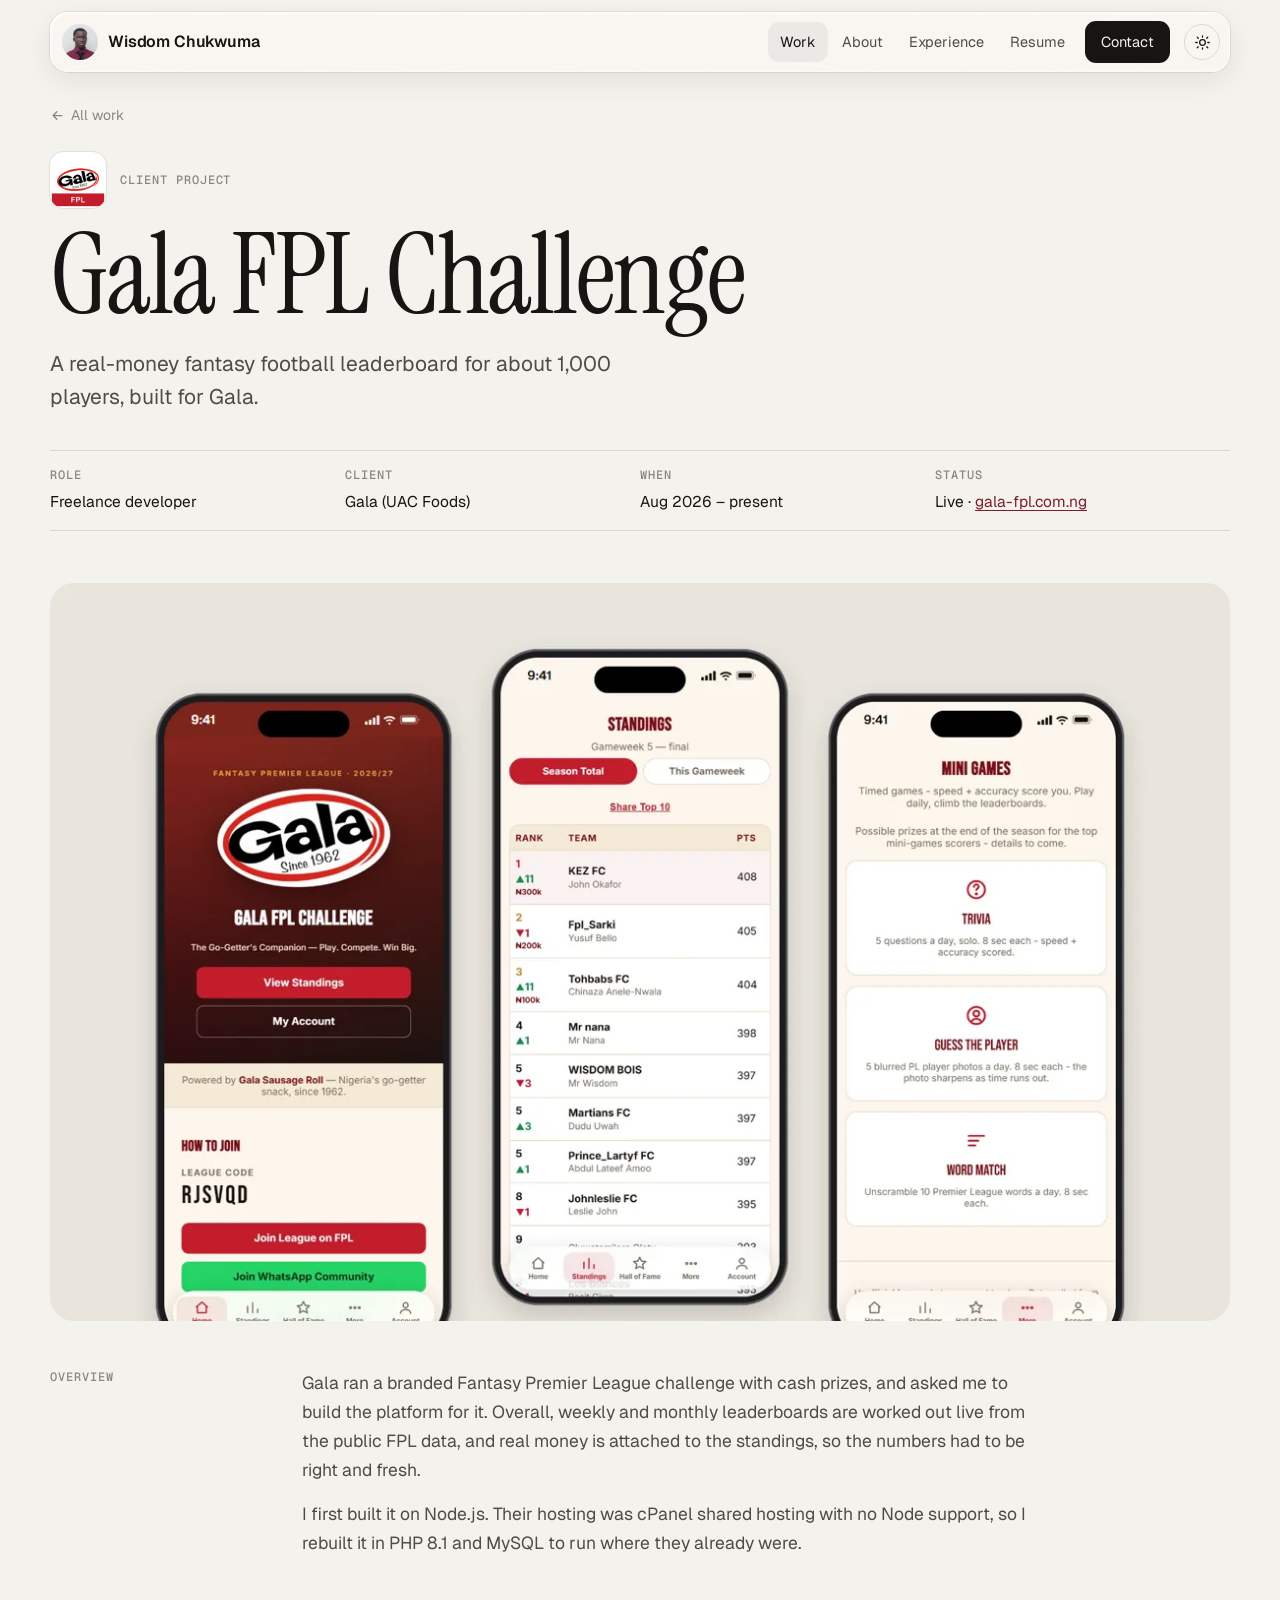
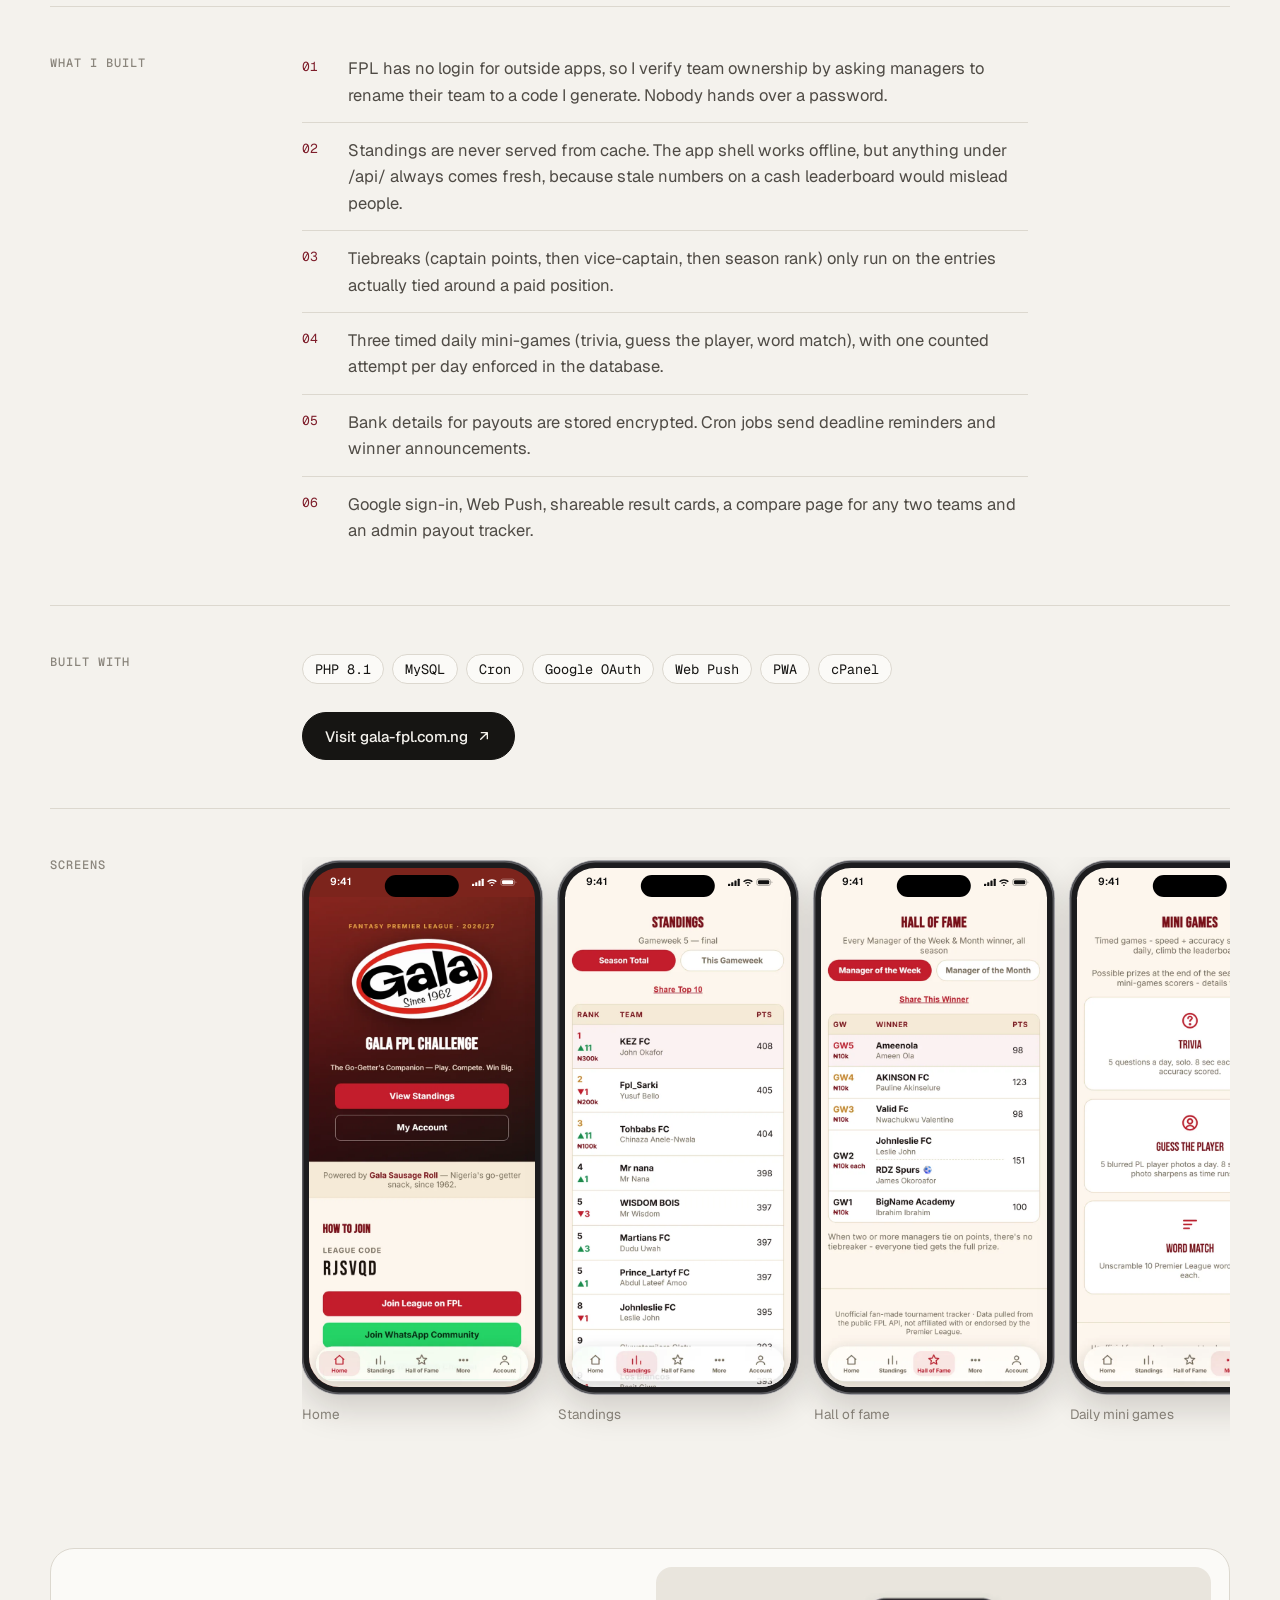
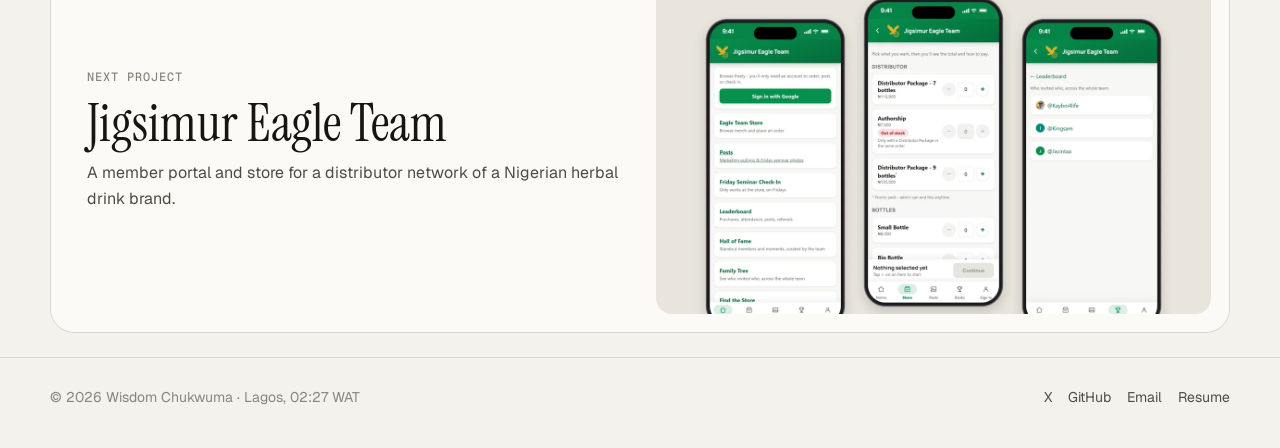
<file: projects/gala-fpl.html>
<!DOCTYPE html>
<html lang="en">
<head>
<meta charset="utf-8">
<meta name="viewport" content="width=device-width, initial-scale=1">
<title>Gala FPL Challenge · Wisdom Chukwuma</title>
<meta name="description" content="A real-money fantasy football leaderboard for about 1,000 players, built for Gala.">
<link rel="canonical" href="https://www.wisdomchuks.cv/projects/gala-fpl.html">
<meta name="author" content="Wisdom Chukwuma">
<meta property="og:type" content="website">
<meta property="og:site_name" content="Wisdom Chukwuma">
<meta property="og:locale" content="en_NG">
<meta property="og:title" content="Gala FPL Challenge · Wisdom Chukwuma">
<meta property="og:description" content="A real-money fantasy football leaderboard for about 1,000 players, built for Gala.">
<meta property="og:url" content="https://www.wisdomchuks.cv/projects/gala-fpl.html">
<meta property="og:image" content="https://www.wisdomchuks.cv/img/og/gala-fpl.png">
<meta property="og:image:type" content="image/png">
<meta property="og:image:width" content="1200">
<meta property="og:image:height" content="630">
<meta property="og:image:alt" content="Gala FPL Challenge, a project by Wisdom Chukwuma">
<meta name="twitter:card" content="summary_large_image">
<meta name="twitter:site" content="@wisdomchukwumaa">
<meta name="twitter:creator" content="@wisdomchukwumaa">
<meta name="twitter:title" content="Gala FPL Challenge · Wisdom Chukwuma">
<meta name="twitter:description" content="A real-money fantasy football leaderboard for about 1,000 players, built for Gala.">
<meta name="twitter:image" content="https://www.wisdomchuks.cv/img/og/gala-fpl.png">
<meta name="robots" content="index, follow, max-image-preview:large">
<meta name="theme-color" content="#f4f2ed" media="(prefers-color-scheme: light)">
<meta name="theme-color" content="#141311" media="(prefers-color-scheme: dark)">
<script>try{var t=localStorage.getItem('theme');if(t==='dark'||t==='light')document.documentElement.setAttribute('data-theme',t)}catch(e){}</script>
<link rel="icon" href="../favicon.svg" type="image/svg+xml">
<link rel="icon" href="../favicon-32.png" sizes="32x32" type="image/png">
<link rel="apple-touch-icon" href="../apple-touch-icon.png">
<link rel="preconnect" href="https://fonts.googleapis.com">
<link rel="preconnect" href="https://fonts.gstatic.com" crossorigin>
<link href="https://fonts.googleapis.com/css2?family=Instrument+Serif:ital@0;1&family=Geist:wght@400;500;600&family=Geist+Mono:wght@400;500&display=swap" rel="stylesheet">
<link rel="stylesheet" href="../css/style.css">
</head>
<body>
<svg class="sr" width="0" height="0" aria-hidden="true" focusable="false"><filter id="lg-distort" x="0%" y="0%" width="100%" height="100%" color-interpolation-filters="sRGB"><feTurbulence type="fractalNoise" baseFrequency="0.012 0.018" numOctaves="2" seed="7" result="noise"/><feGaussianBlur in="noise" stdDeviation="2.5" result="soft"/><feDisplacementMap in="SourceGraphic" in2="soft" scale="46" xChannelSelector="R" yChannelSelector="G"/></filter></svg>
<header class="top">
  <div class="bar">
    <div class="glass" aria-hidden="true"><div class="glass-fx"></div><div class="glass-tint"></div><div class="glass-shine"></div></div>
    <a class="brand" href="../index.html"><img src="../img/me/avatar.webp" alt="" width="32" height="32">Wisdom Chukwuma</a>
    <button class="theme-btn" type="button" aria-label="Switch between light and dark mode"><svg class="i-sun" viewBox="0 0 24 24" fill="none" stroke="currentColor" stroke-width="1.8" stroke-linecap="round" aria-hidden="true"><circle cx="12" cy="12" r="4"/><path d="M12 2.5v2M12 19.5v2M4.6 4.6l1.4 1.4M18 18l1.4 1.4M2.5 12h2M19.5 12h2M4.6 19.4 6 18M18 6l1.4-1.4"/></svg><svg class="i-moon" viewBox="0 0 24 24" fill="none" stroke="currentColor" stroke-width="1.8" stroke-linecap="round" stroke-linejoin="round" aria-hidden="true"><path d="M20 14.5A8 8 0 0 1 9.5 4a8 8 0 1 0 10.5 10.5Z"/></svg></button>
    <button class="menu-btn" type="button" aria-expanded="false" aria-controls="links" aria-label="Open menu"><span class="burger" aria-hidden="true"><i></i><i></i></span></button>
    <nav class="links" id="links" aria-label="Main">
      <a href="../projects.html" aria-current="page">Work</a>
      <a href="../index.html#about">About</a>
      <a href="../index.html#experience">Experience</a>
      <a href="../Wisdom_Chukwuma_Resume.pdf" target="_blank" rel="noopener">Resume</a>
      <a class="cta" href="../index.html#contact">Contact</a>
    </nav>
  </div>
</header>

<main>
  <div class="wrap">
    <a class="crumb" href="../projects.html"><svg viewBox="0 0 24 24" fill="none" stroke="currentColor" stroke-width="2" stroke-linecap="round" stroke-linejoin="round" aria-hidden="true"><path d="M19 12H5M11 6l-6 6 6 6"/></svg> All work</a>
    <header class="case-head">
      <div class="case-brand"><img src="../img/logos/gala.png" alt="Gala FPL Challenge logo" width="56" height="56"><div class="label">Client project</div></div>
      <h1 style="margin-top:14px">Gala FPL Challenge</h1>
      <p class="lede">A real-money fantasy football leaderboard for about 1,000 players, built for Gala.</p>
      <dl class="meta"><div><dt class="label">Role</dt><dd>Freelance developer</dd></div><div><dt class="label">Client</dt><dd>Gala (UAC Foods)</dd></div><div><dt class="label">When</dt><dd>Aug 2026 – present</dd></div><div><dt class="label">Status</dt><dd>Live · <a href="https://gala-fpl.com.ng" target="_blank" rel="noopener">gala-fpl.com.ng</a></dd></div></dl>
    </header>
    <div class="cover"><img src="../img/covers/gala-fpl.webp" alt="Screens from Gala FPL Challenge" width="1200" height="750"></div>

    <section class="split">
      <div class="label">Overview</div>
      <div class="body"><p>Gala ran a branded Fantasy Premier League challenge with cash prizes, and asked me to build the platform for it. Overall, weekly and monthly leaderboards are worked out live from the public FPL data, and real money is attached to the standings, so the numbers had to be right and fresh.</p><p>I first built it on Node.js. Their hosting was cPanel shared hosting with no Node support, so I rebuilt it in PHP 8.1 and MySQL to run where they already were.</p></div>
    </section>
    <section class="split">
      <div class="label">What I built</div>
      <div class="body"><ul class="points"><li>FPL has no login for outside apps, so I verify team ownership by asking managers to rename their team to a code I generate. Nobody hands over a password.</li><li>Standings are never served from cache. The app shell works offline, but anything under /api/ always comes fresh, because stale numbers on a cash leaderboard would mislead people.</li><li>Tiebreaks (captain points, then vice-captain, then season rank) only run on the entries actually tied around a paid position.</li><li>Three timed daily mini-games (trivia, guess the player, word match), with one counted attempt per day enforced in the database.</li><li>Bank details for payouts are stored encrypted. Cron jobs send deadline reminders and winner announcements.</li><li>Google sign-in, Web Push, shareable result cards, a compare page for any two teams and an admin payout tracker.</li></ul></div>
    </section>
    <section class="split">
      <div class="label">Built with</div>
      <div class="body"><div class="chips"><span>PHP 8.1</span><span>MySQL</span><span>Cron</span><span>Google OAuth</span><span>Web Push</span><span>PWA</span><span>cPanel</span></div><p style="margin-top:28px"><a class="btn solid" href="https://gala-fpl.com.ng" target="_blank" rel="noopener">Visit gala-fpl.com.ng <svg viewBox="0 0 24 24" fill="none" stroke="currentColor" stroke-width="2" stroke-linecap="round" stroke-linejoin="round" aria-hidden="true"><path d="M7 17 17 7M8 7h9v9"/></svg></a></p></div>
    </section>
    <section class="split" style="border-bottom:0">
      <div class="label">Screens</div>
      <div class="body" style="max-width:none;min-width:0"><div class="shots phones" tabindex="0" aria-label="Screenshots, scroll sideways"><figure><div class="iphone" style="--sb:#7c241c;--fg:#ffffff"><div class="frame"><div class="screen"><div class="sb" aria-hidden="true"><span class="t">9:41</span><span class="island"></span><span class="ind"><svg viewBox="0 0 64 12" aria-hidden="true"><g fill="currentColor"><rect x="0" y="8" width="3" height="4" rx="0.8"/><rect x="4.5" y="6" width="3" height="6" rx="0.8"/><rect x="9" y="3.5" width="3" height="8.5" rx="0.8"/><rect x="13.5" y="1" width="3" height="11" rx="0.8"/><path d="M28 3.2c2.6 0 5 1 6.8 2.7l-1.3 1.3A7.7 7.7 0 0 0 28 5a7.7 7.7 0 0 0-5.5 2.2l-1.3-1.3A9.6 9.6 0 0 1 28 3.2Zm0 3.6c1.6 0 3 .6 4.1 1.6L30.8 9.7a4 4 0 0 0-5.6 0l-1.3-1.3A5.8 5.8 0 0 1 28 6.8Zm0 3.5 1.5 1.5L28 13.3l-1.5-1.5L28 10.3Z" transform="translate(0,-1.3)"/><rect x="40.5" y="1.5" width="19" height="9" rx="2.6" fill="none" stroke="currentColor" stroke-opacity=".45"/><rect x="42.2" y="3.2" width="15.6" height="5.6" rx="1.4"/><path d="M61.2 4.6v2.8c.7-.2 1.2-.8 1.2-1.4s-.5-1.2-1.2-1.4Z" fill-opacity=".45"/></g></svg></span></div><img src="../img/work/gala/home.webp" alt="Gala FPL Challenge: Home" loading="lazy"></div></div></div><figcaption>Home</figcaption></figure><figure><div class="iphone" style="--sb:#fdf6ed;--fg:#111111"><div class="frame"><div class="screen"><div class="sb" aria-hidden="true"><span class="t">9:41</span><span class="island"></span><span class="ind"><svg viewBox="0 0 64 12" aria-hidden="true"><g fill="currentColor"><rect x="0" y="8" width="3" height="4" rx="0.8"/><rect x="4.5" y="6" width="3" height="6" rx="0.8"/><rect x="9" y="3.5" width="3" height="8.5" rx="0.8"/><rect x="13.5" y="1" width="3" height="11" rx="0.8"/><path d="M28 3.2c2.6 0 5 1 6.8 2.7l-1.3 1.3A7.7 7.7 0 0 0 28 5a7.7 7.7 0 0 0-5.5 2.2l-1.3-1.3A9.6 9.6 0 0 1 28 3.2Zm0 3.6c1.6 0 3 .6 4.1 1.6L30.8 9.7a4 4 0 0 0-5.6 0l-1.3-1.3A5.8 5.8 0 0 1 28 6.8Zm0 3.5 1.5 1.5L28 13.3l-1.5-1.5L28 10.3Z" transform="translate(0,-1.3)"/><rect x="40.5" y="1.5" width="19" height="9" rx="2.6" fill="none" stroke="currentColor" stroke-opacity=".45"/><rect x="42.2" y="3.2" width="15.6" height="5.6" rx="1.4"/><path d="M61.2 4.6v2.8c.7-.2 1.2-.8 1.2-1.4s-.5-1.2-1.2-1.4Z" fill-opacity=".45"/></g></svg></span></div><img src="../img/work/gala/standings.webp" alt="Gala FPL Challenge: Standings" loading="lazy"></div></div></div><figcaption>Standings</figcaption></figure><figure><div class="iphone" style="--sb:#fdf6ed;--fg:#111111"><div class="frame"><div class="screen"><div class="sb" aria-hidden="true"><span class="t">9:41</span><span class="island"></span><span class="ind"><svg viewBox="0 0 64 12" aria-hidden="true"><g fill="currentColor"><rect x="0" y="8" width="3" height="4" rx="0.8"/><rect x="4.5" y="6" width="3" height="6" rx="0.8"/><rect x="9" y="3.5" width="3" height="8.5" rx="0.8"/><rect x="13.5" y="1" width="3" height="11" rx="0.8"/><path d="M28 3.2c2.6 0 5 1 6.8 2.7l-1.3 1.3A7.7 7.7 0 0 0 28 5a7.7 7.7 0 0 0-5.5 2.2l-1.3-1.3A9.6 9.6 0 0 1 28 3.2Zm0 3.6c1.6 0 3 .6 4.1 1.6L30.8 9.7a4 4 0 0 0-5.6 0l-1.3-1.3A5.8 5.8 0 0 1 28 6.8Zm0 3.5 1.5 1.5L28 13.3l-1.5-1.5L28 10.3Z" transform="translate(0,-1.3)"/><rect x="40.5" y="1.5" width="19" height="9" rx="2.6" fill="none" stroke="currentColor" stroke-opacity=".45"/><rect x="42.2" y="3.2" width="15.6" height="5.6" rx="1.4"/><path d="M61.2 4.6v2.8c.7-.2 1.2-.8 1.2-1.4s-.5-1.2-1.2-1.4Z" fill-opacity=".45"/></g></svg></span></div><img src="../img/work/gala/hall-of-fame.webp" alt="Gala FPL Challenge: Hall of fame" loading="lazy"></div></div></div><figcaption>Hall of fame</figcaption></figure><figure><div class="iphone" style="--sb:#fdf6ed;--fg:#111111"><div class="frame"><div class="screen"><div class="sb" aria-hidden="true"><span class="t">9:41</span><span class="island"></span><span class="ind"><svg viewBox="0 0 64 12" aria-hidden="true"><g fill="currentColor"><rect x="0" y="8" width="3" height="4" rx="0.8"/><rect x="4.5" y="6" width="3" height="6" rx="0.8"/><rect x="9" y="3.5" width="3" height="8.5" rx="0.8"/><rect x="13.5" y="1" width="3" height="11" rx="0.8"/><path d="M28 3.2c2.6 0 5 1 6.8 2.7l-1.3 1.3A7.7 7.7 0 0 0 28 5a7.7 7.7 0 0 0-5.5 2.2l-1.3-1.3A9.6 9.6 0 0 1 28 3.2Zm0 3.6c1.6 0 3 .6 4.1 1.6L30.8 9.7a4 4 0 0 0-5.6 0l-1.3-1.3A5.8 5.8 0 0 1 28 6.8Zm0 3.5 1.5 1.5L28 13.3l-1.5-1.5L28 10.3Z" transform="translate(0,-1.3)"/><rect x="40.5" y="1.5" width="19" height="9" rx="2.6" fill="none" stroke="currentColor" stroke-opacity=".45"/><rect x="42.2" y="3.2" width="15.6" height="5.6" rx="1.4"/><path d="M61.2 4.6v2.8c.7-.2 1.2-.8 1.2-1.4s-.5-1.2-1.2-1.4Z" fill-opacity=".45"/></g></svg></span></div><img src="../img/work/gala/games.webp" alt="Gala FPL Challenge: Daily mini games" loading="lazy"></div></div></div><figcaption>Daily mini games</figcaption></figure><figure><div class="iphone" style="--sb:#fdf6ed;--fg:#111111"><div class="frame"><div class="screen"><div class="sb" aria-hidden="true"><span class="t">9:41</span><span class="island"></span><span class="ind"><svg viewBox="0 0 64 12" aria-hidden="true"><g fill="currentColor"><rect x="0" y="8" width="3" height="4" rx="0.8"/><rect x="4.5" y="6" width="3" height="6" rx="0.8"/><rect x="9" y="3.5" width="3" height="8.5" rx="0.8"/><rect x="13.5" y="1" width="3" height="11" rx="0.8"/><path d="M28 3.2c2.6 0 5 1 6.8 2.7l-1.3 1.3A7.7 7.7 0 0 0 28 5a7.7 7.7 0 0 0-5.5 2.2l-1.3-1.3A9.6 9.6 0 0 1 28 3.2Zm0 3.6c1.6 0 3 .6 4.1 1.6L30.8 9.7a4 4 0 0 0-5.6 0l-1.3-1.3A5.8 5.8 0 0 1 28 6.8Zm0 3.5 1.5 1.5L28 13.3l-1.5-1.5L28 10.3Z" transform="translate(0,-1.3)"/><rect x="40.5" y="1.5" width="19" height="9" rx="2.6" fill="none" stroke="currentColor" stroke-opacity=".45"/><rect x="42.2" y="3.2" width="15.6" height="5.6" rx="1.4"/><path d="M61.2 4.6v2.8c.7-.2 1.2-.8 1.2-1.4s-.5-1.2-1.2-1.4Z" fill-opacity=".45"/></g></svg></span></div><img src="../img/work/gala/compare.webp" alt="Gala FPL Challenge: Compare two teams" loading="lazy"></div></div></div><figcaption>Compare two teams</figcaption></figure><figure><div class="iphone" style="--sb:#fdf6ed;--fg:#111111"><div class="frame"><div class="screen"><div class="sb" aria-hidden="true"><span class="t">9:41</span><span class="island"></span><span class="ind"><svg viewBox="0 0 64 12" aria-hidden="true"><g fill="currentColor"><rect x="0" y="8" width="3" height="4" rx="0.8"/><rect x="4.5" y="6" width="3" height="6" rx="0.8"/><rect x="9" y="3.5" width="3" height="8.5" rx="0.8"/><rect x="13.5" y="1" width="3" height="11" rx="0.8"/><path d="M28 3.2c2.6 0 5 1 6.8 2.7l-1.3 1.3A7.7 7.7 0 0 0 28 5a7.7 7.7 0 0 0-5.5 2.2l-1.3-1.3A9.6 9.6 0 0 1 28 3.2Zm0 3.6c1.6 0 3 .6 4.1 1.6L30.8 9.7a4 4 0 0 0-5.6 0l-1.3-1.3A5.8 5.8 0 0 1 28 6.8Zm0 3.5 1.5 1.5L28 13.3l-1.5-1.5L28 10.3Z" transform="translate(0,-1.3)"/><rect x="40.5" y="1.5" width="19" height="9" rx="2.6" fill="none" stroke="currentColor" stroke-opacity=".45"/><rect x="42.2" y="3.2" width="15.6" height="5.6" rx="1.4"/><path d="M61.2 4.6v2.8c.7-.2 1.2-.8 1.2-1.4s-.5-1.2-1.2-1.4Z" fill-opacity=".45"/></g></svg></span></div><img src="../img/work/gala/account.webp" alt="Gala FPL Challenge: Joining the challenge" loading="lazy"></div></div></div><figcaption>Joining the challenge</figcaption></figure></div></div>
    </section>

    <a class="next" href="eagle-team.html">
      <div class="txt"><div class="label">Next project</div><h2>Jigsimur Eagle Team</h2><p style="margin-top:10px">A member portal and store for a distributor network of a Nigerian herbal drink brand.</p></div>
      <img src="../img/covers/eagle-team.webp" alt="" width="1200" height="750" loading="lazy">
    </a>
  </div>
</main>
<footer>
  <div class="wrap">
    <span>© 2026 Wisdom Chukwuma · Lagos, <span id="lagosTime"></span> WAT</span>
    <span><a href="https://x.com/wisdomchukwumaa" target="_blank" rel="noopener">X</a><a href="https://github.com/wisdom-chukwuma" target="_blank" rel="noopener">GitHub</a><a href="mailto:kenewisdom4@gmail.com">Email</a><a href="../Wisdom_Chukwuma_Resume.pdf" target="_blank" rel="noopener">Resume</a></span>
  </div>
</footer>
<script src="../js/main.js" defer></script>
</body>
</html>
</file>
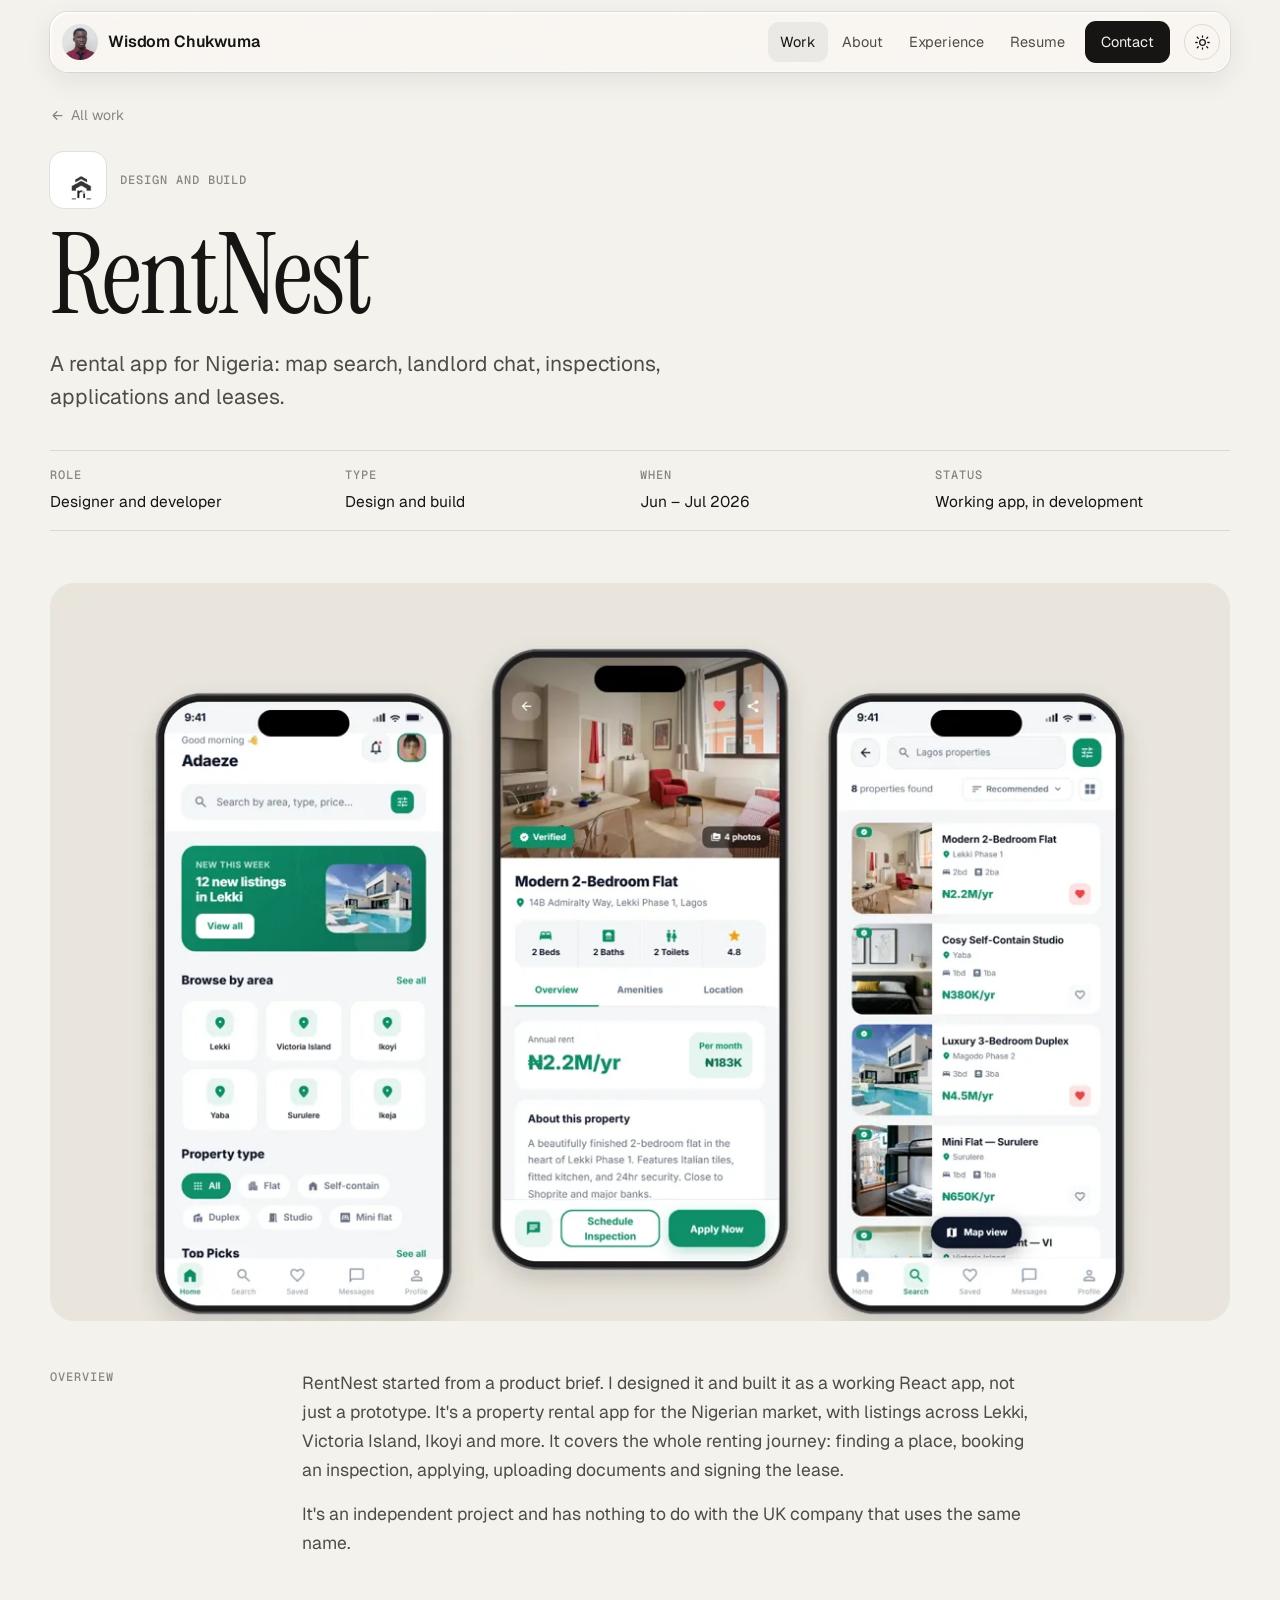
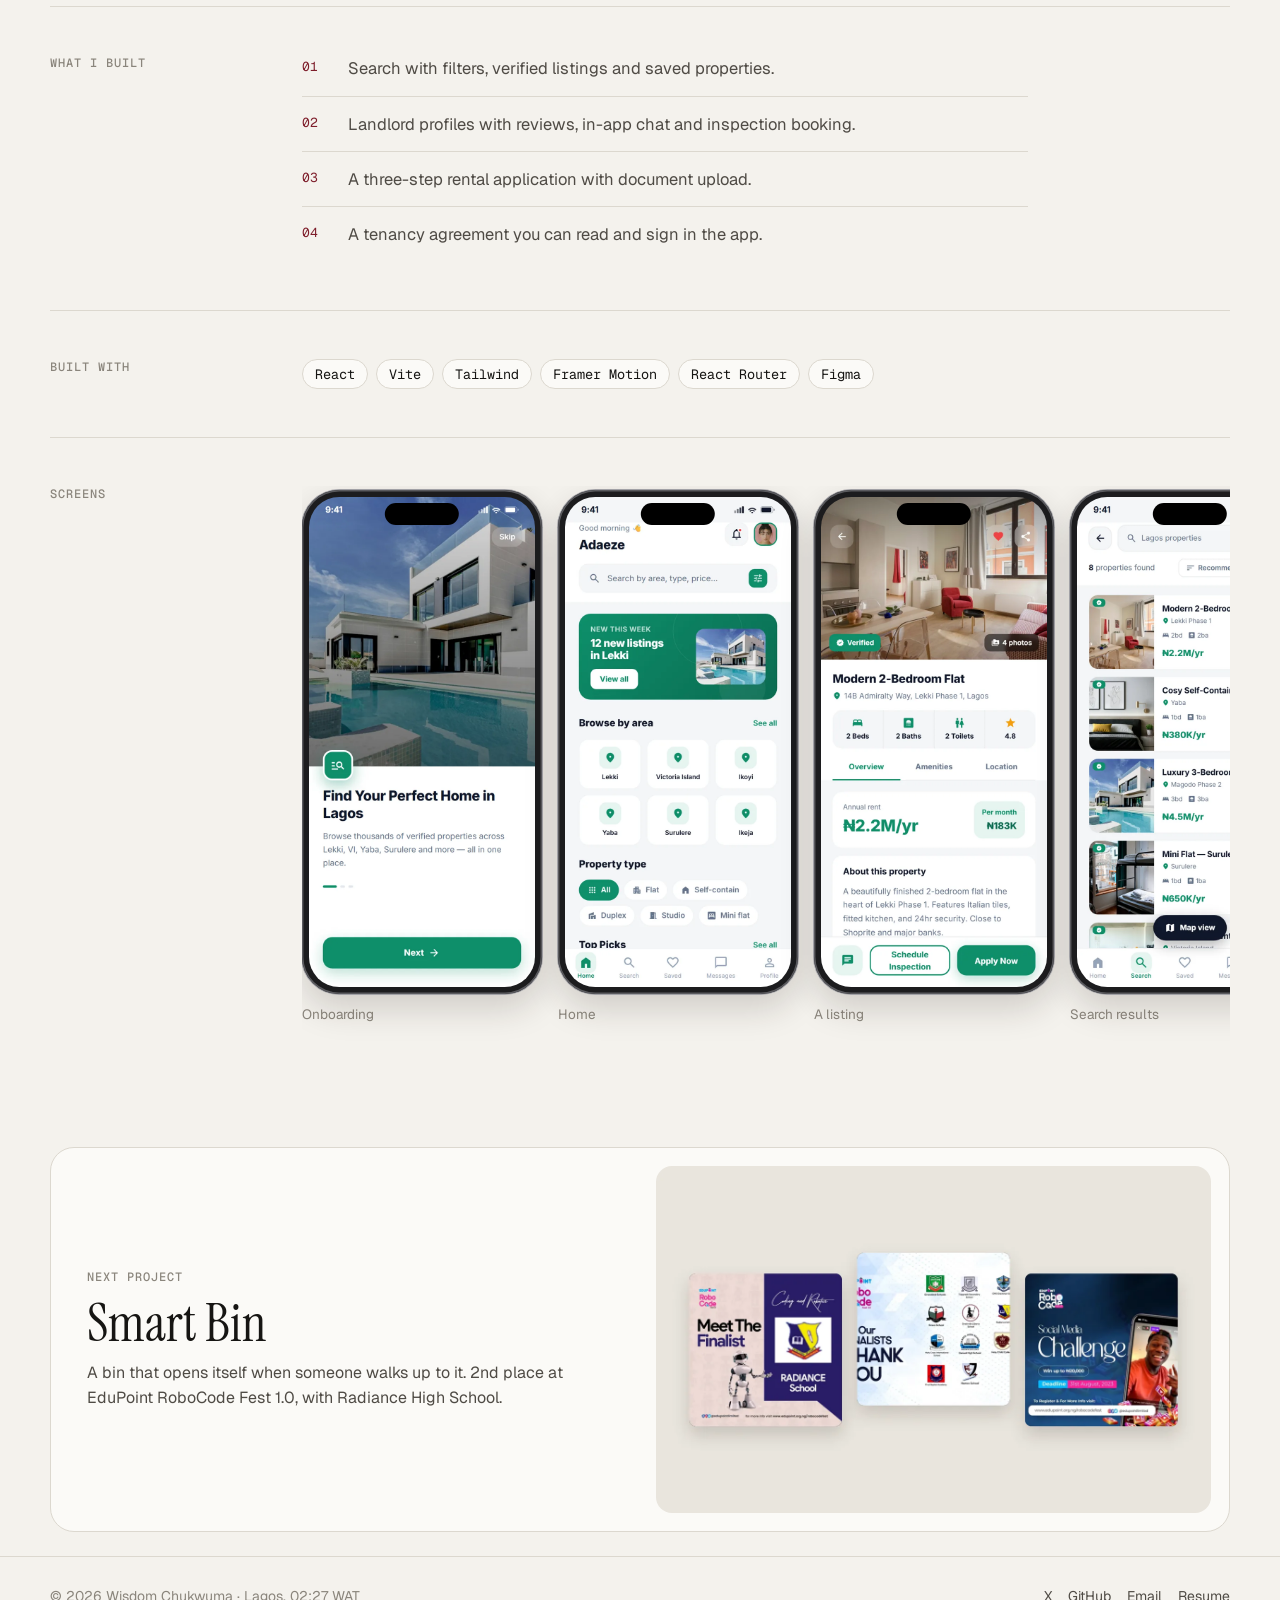
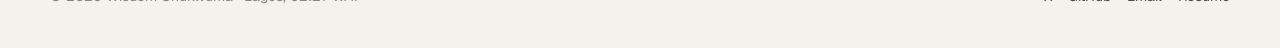
<file: projects/rentnest.html>
<!DOCTYPE html>
<html lang="en">
<head>
<meta charset="utf-8">
<meta name="viewport" content="width=device-width, initial-scale=1">
<title>RentNest · Wisdom Chukwuma</title>
<meta name="description" content="A rental app for Nigeria: map search, landlord chat, inspections, applications and leases.">
<link rel="canonical" href="https://www.wisdomchuks.cv/projects/rentnest.html">
<meta name="author" content="Wisdom Chukwuma">
<meta property="og:type" content="website">
<meta property="og:site_name" content="Wisdom Chukwuma">
<meta property="og:locale" content="en_NG">
<meta property="og:title" content="RentNest · Wisdom Chukwuma">
<meta property="og:description" content="A rental app for Nigeria: map search, landlord chat, inspections, applications and leases.">
<meta property="og:url" content="https://www.wisdomchuks.cv/projects/rentnest.html">
<meta property="og:image" content="https://www.wisdomchuks.cv/img/og/rentnest.png">
<meta property="og:image:type" content="image/png">
<meta property="og:image:width" content="1200">
<meta property="og:image:height" content="630">
<meta property="og:image:alt" content="RentNest, a project by Wisdom Chukwuma">
<meta name="twitter:card" content="summary_large_image">
<meta name="twitter:site" content="@wisdomchukwumaa">
<meta name="twitter:creator" content="@wisdomchukwumaa">
<meta name="twitter:title" content="RentNest · Wisdom Chukwuma">
<meta name="twitter:description" content="A rental app for Nigeria: map search, landlord chat, inspections, applications and leases.">
<meta name="twitter:image" content="https://www.wisdomchuks.cv/img/og/rentnest.png">
<meta name="robots" content="index, follow, max-image-preview:large">
<meta name="theme-color" content="#f4f2ed" media="(prefers-color-scheme: light)">
<meta name="theme-color" content="#141311" media="(prefers-color-scheme: dark)">
<script>try{var t=localStorage.getItem('theme');if(t==='dark'||t==='light')document.documentElement.setAttribute('data-theme',t)}catch(e){}</script>
<link rel="icon" href="../favicon.svg" type="image/svg+xml">
<link rel="icon" href="../favicon-32.png" sizes="32x32" type="image/png">
<link rel="apple-touch-icon" href="../apple-touch-icon.png">
<link rel="preconnect" href="https://fonts.googleapis.com">
<link rel="preconnect" href="https://fonts.gstatic.com" crossorigin>
<link href="https://fonts.googleapis.com/css2?family=Instrument+Serif:ital@0;1&family=Geist:wght@400;500;600&family=Geist+Mono:wght@400;500&display=swap" rel="stylesheet">
<link rel="stylesheet" href="../css/style.css">
</head>
<body>
<svg class="sr" width="0" height="0" aria-hidden="true" focusable="false"><filter id="lg-distort" x="0%" y="0%" width="100%" height="100%" color-interpolation-filters="sRGB"><feTurbulence type="fractalNoise" baseFrequency="0.012 0.018" numOctaves="2" seed="7" result="noise"/><feGaussianBlur in="noise" stdDeviation="2.5" result="soft"/><feDisplacementMap in="SourceGraphic" in2="soft" scale="46" xChannelSelector="R" yChannelSelector="G"/></filter></svg>
<header class="top">
  <div class="bar">
    <div class="glass" aria-hidden="true"><div class="glass-fx"></div><div class="glass-tint"></div><div class="glass-shine"></div></div>
    <a class="brand" href="../index.html"><img src="../img/me/avatar.webp" alt="" width="32" height="32">Wisdom Chukwuma</a>
    <button class="theme-btn" type="button" aria-label="Switch between light and dark mode"><svg class="i-sun" viewBox="0 0 24 24" fill="none" stroke="currentColor" stroke-width="1.8" stroke-linecap="round" aria-hidden="true"><circle cx="12" cy="12" r="4"/><path d="M12 2.5v2M12 19.5v2M4.6 4.6l1.4 1.4M18 18l1.4 1.4M2.5 12h2M19.5 12h2M4.6 19.4 6 18M18 6l1.4-1.4"/></svg><svg class="i-moon" viewBox="0 0 24 24" fill="none" stroke="currentColor" stroke-width="1.8" stroke-linecap="round" stroke-linejoin="round" aria-hidden="true"><path d="M20 14.5A8 8 0 0 1 9.5 4a8 8 0 1 0 10.5 10.5Z"/></svg></button>
    <button class="menu-btn" type="button" aria-expanded="false" aria-controls="links" aria-label="Open menu"><span class="burger" aria-hidden="true"><i></i><i></i></span></button>
    <nav class="links" id="links" aria-label="Main">
      <a href="../projects.html" aria-current="page">Work</a>
      <a href="../index.html#about">About</a>
      <a href="../index.html#experience">Experience</a>
      <a href="../Wisdom_Chukwuma_Resume.pdf" target="_blank" rel="noopener">Resume</a>
      <a class="cta" href="../index.html#contact">Contact</a>
    </nav>
  </div>
</header>

<main>
  <div class="wrap">
    <a class="crumb" href="../projects.html"><svg viewBox="0 0 24 24" fill="none" stroke="currentColor" stroke-width="2" stroke-linecap="round" stroke-linejoin="round" aria-hidden="true"><path d="M19 12H5M11 6l-6 6 6 6"/></svg> All work</a>
    <header class="case-head">
      <div class="case-brand"><img src="../img/logos/rentnest.png" alt="RentNest logo" width="56" height="56"><div class="label">Design and build</div></div>
      <h1 style="margin-top:14px">RentNest</h1>
      <p class="lede">A rental app for Nigeria: map search, landlord chat, inspections, applications and leases.</p>
      <dl class="meta"><div><dt class="label">Role</dt><dd>Designer and developer</dd></div><div><dt class="label">Type</dt><dd>Design and build</dd></div><div><dt class="label">When</dt><dd>Jun – Jul 2026</dd></div><div><dt class="label">Status</dt><dd>Working app, in development</dd></div></dl>
    </header>
    <div class="cover"><img src="../img/covers/rentnest.webp" alt="Screens from RentNest" width="1200" height="750"></div>

    <section class="split">
      <div class="label">Overview</div>
      <div class="body"><p>RentNest started from a product brief. I designed it and built it as a working React app, not just a prototype. It's a property rental app for the Nigerian market, with listings across Lekki, Victoria Island, Ikoyi and more. It covers the whole renting journey: finding a place, booking an inspection, applying, uploading documents and signing the lease.</p><p>It's an independent project and has nothing to do with the UK company that uses the same name.</p></div>
    </section>
    <section class="split">
      <div class="label">What I built</div>
      <div class="body"><ul class="points"><li>Search with filters, verified listings and saved properties.</li><li>Landlord profiles with reviews, in-app chat and inspection booking.</li><li>A three-step rental application with document upload.</li><li>A tenancy agreement you can read and sign in the app.</li></ul></div>
    </section>
    <section class="split">
      <div class="label">Built with</div>
      <div class="body"><div class="chips"><span>React</span><span>Vite</span><span>Tailwind</span><span>Framer Motion</span><span>React Router</span><span>Figma</span></div></div>
    </section>
    <section class="split" style="border-bottom:0">
      <div class="label">Screens</div>
      <div class="body" style="max-width:none;min-width:0"><div class="shots phones" tabindex="0" aria-label="Screenshots, scroll sideways"><figure><div class="iphone" style="--sb:#49659e;--fg:#ffffff"><div class="frame"><div class="screen"><span class="island solo" aria-hidden="true"></span><img src="../img/work/rentnest/onboarding.webp" alt="RentNest: Onboarding" loading="lazy"></div></div></div><figcaption>Onboarding</figcaption></figure><figure><div class="iphone" style="--sb:#f4f6f8;--fg:#111111"><div class="frame"><div class="screen"><span class="island solo" aria-hidden="true"></span><img src="../img/work/rentnest/home.webp" alt="RentNest: Home" loading="lazy"></div></div></div><figcaption>Home</figcaption></figure><figure><div class="iphone" style="--sb:#766f66;--fg:#ffffff"><div class="frame"><div class="screen"><span class="island solo" aria-hidden="true"></span><img src="../img/work/rentnest/property.webp" alt="RentNest: A listing" loading="lazy"></div></div></div><figcaption>A listing</figcaption></figure><figure><div class="iphone" style="--sb:#f4f6f8;--fg:#111111"><div class="frame"><div class="screen"><span class="island solo" aria-hidden="true"></span><img src="../img/work/rentnest/results.webp" alt="RentNest: Search results" loading="lazy"></div></div></div><figcaption>Search results</figcaption></figure><figure><div class="iphone" style="--sb:#0d8462;--fg:#ffffff"><div class="frame"><div class="screen"><span class="island solo" aria-hidden="true"></span><img src="../img/work/rentnest/landlord.webp" alt="RentNest: Landlord profile" loading="lazy"></div></div></div><figcaption>Landlord profile</figcaption></figure><figure><div class="iphone" style="--sb:#f4f6f8;--fg:#111111"><div class="frame"><div class="screen"><span class="island solo" aria-hidden="true"></span><img src="../img/work/rentnest/inspection-booked.webp" alt="RentNest: Inspection booked" loading="lazy"></div></div></div><figcaption>Inspection booked</figcaption></figure><figure><div class="iphone" style="--sb:#f4f6f8;--fg:#111111"><div class="frame"><div class="screen"><span class="island solo" aria-hidden="true"></span><img src="../img/work/rentnest/applications.webp" alt="RentNest: My applications" loading="lazy"></div></div></div><figcaption>My applications</figcaption></figure><figure><div class="iphone" style="--sb:#f4f6f8;--fg:#111111"><div class="frame"><div class="screen"><span class="island solo" aria-hidden="true"></span><img src="../img/work/rentnest/documents.webp" alt="RentNest: Document upload" loading="lazy"></div></div></div><figcaption>Document upload</figcaption></figure><figure><div class="iphone" style="--sb:#f4f6f8;--fg:#111111"><div class="frame"><div class="screen"><span class="island solo" aria-hidden="true"></span><img src="../img/work/rentnest/lease.webp" alt="RentNest: Lease agreement" loading="lazy"></div></div></div><figcaption>Lease agreement</figcaption></figure></div></div>
    </section>

    <a class="next" href="robocode.html">
      <div class="txt"><div class="label">Next project</div><h2>Smart Bin</h2><p style="margin-top:10px">A bin that opens itself when someone walks up to it. 2nd place at EduPoint RoboCode Fest 1.0, with Radiance High School.</p></div>
      <img src="../img/covers/robocode.webp" alt="" width="1200" height="750" loading="lazy">
    </a>
  </div>
</main>
<footer>
  <div class="wrap">
    <span>© 2026 Wisdom Chukwuma · Lagos, <span id="lagosTime"></span> WAT</span>
    <span><a href="https://x.com/wisdomchukwumaa" target="_blank" rel="noopener">X</a><a href="https://github.com/wisdom-chukwuma" target="_blank" rel="noopener">GitHub</a><a href="mailto:kenewisdom4@gmail.com">Email</a><a href="../Wisdom_Chukwuma_Resume.pdf" target="_blank" rel="noopener">Resume</a></span>
  </div>
</footer>
<script src="../js/main.js" defer></script>
</body>
</html>
</file>
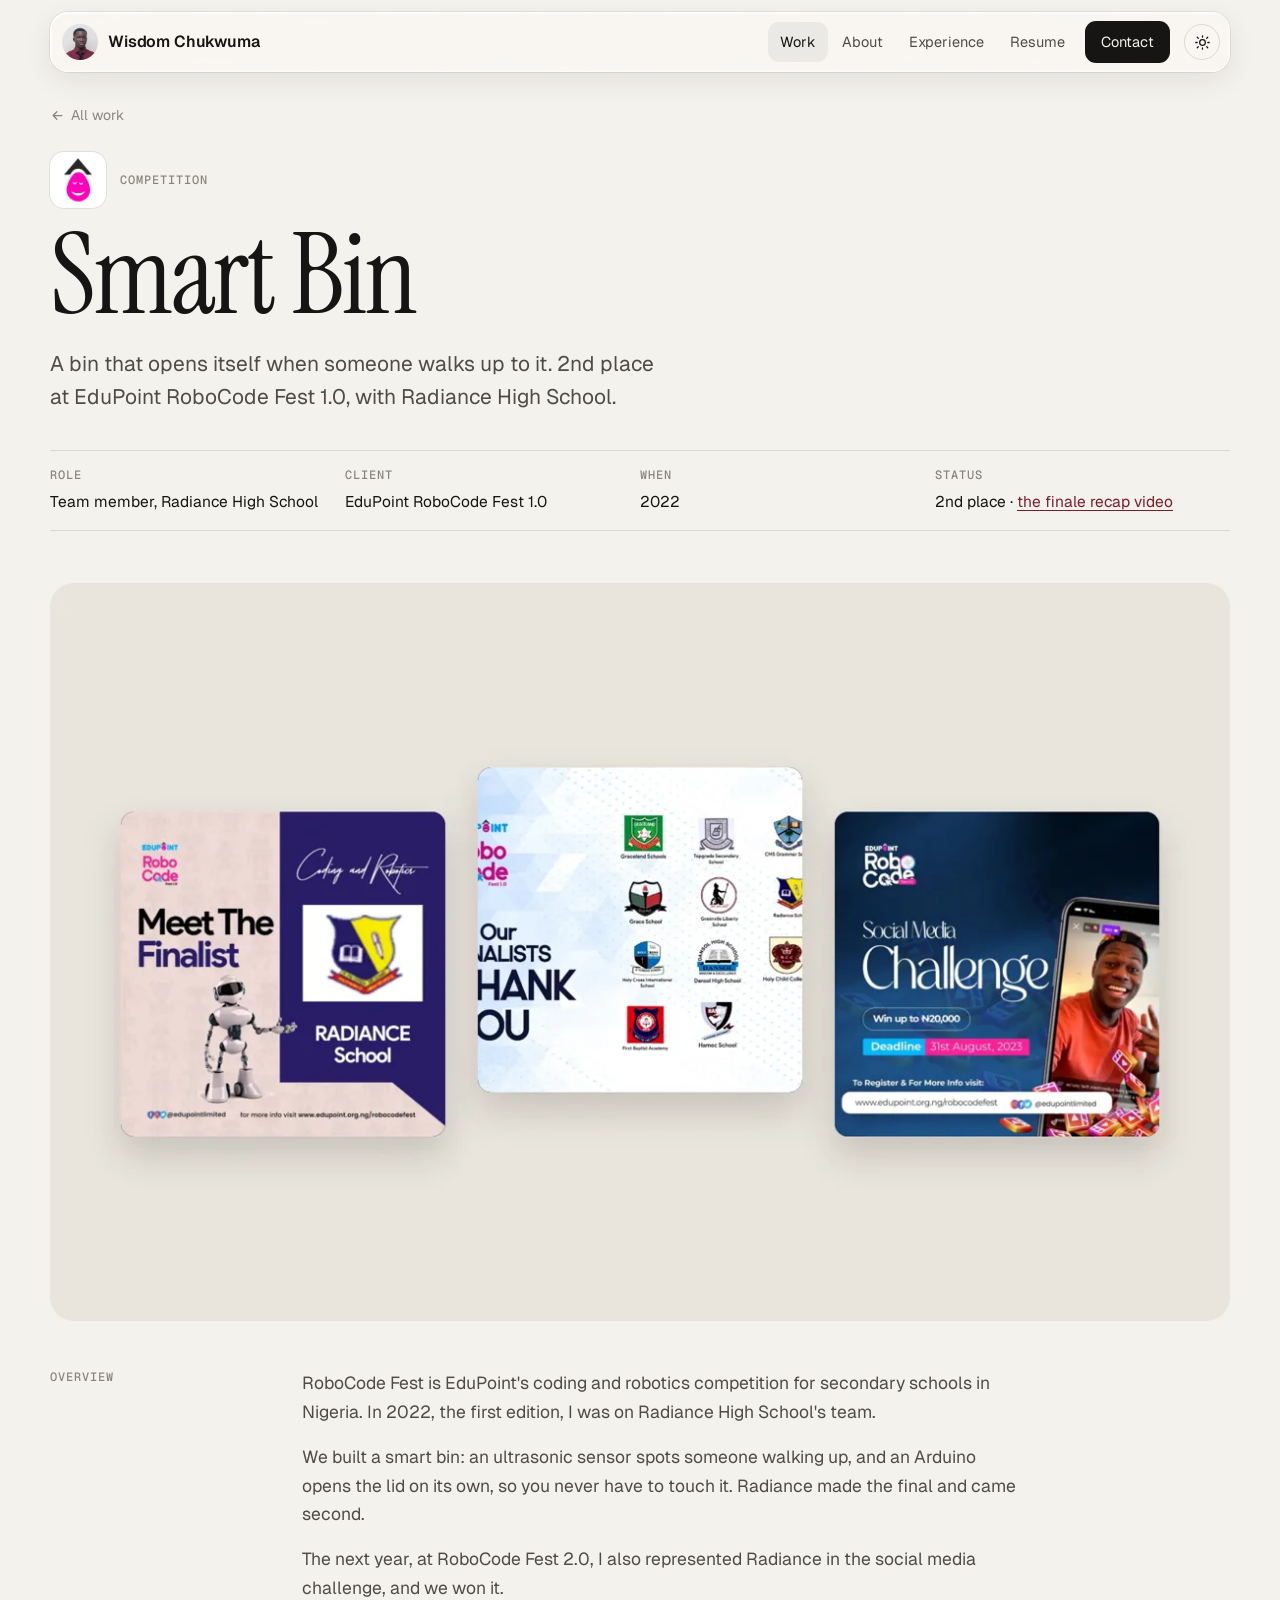
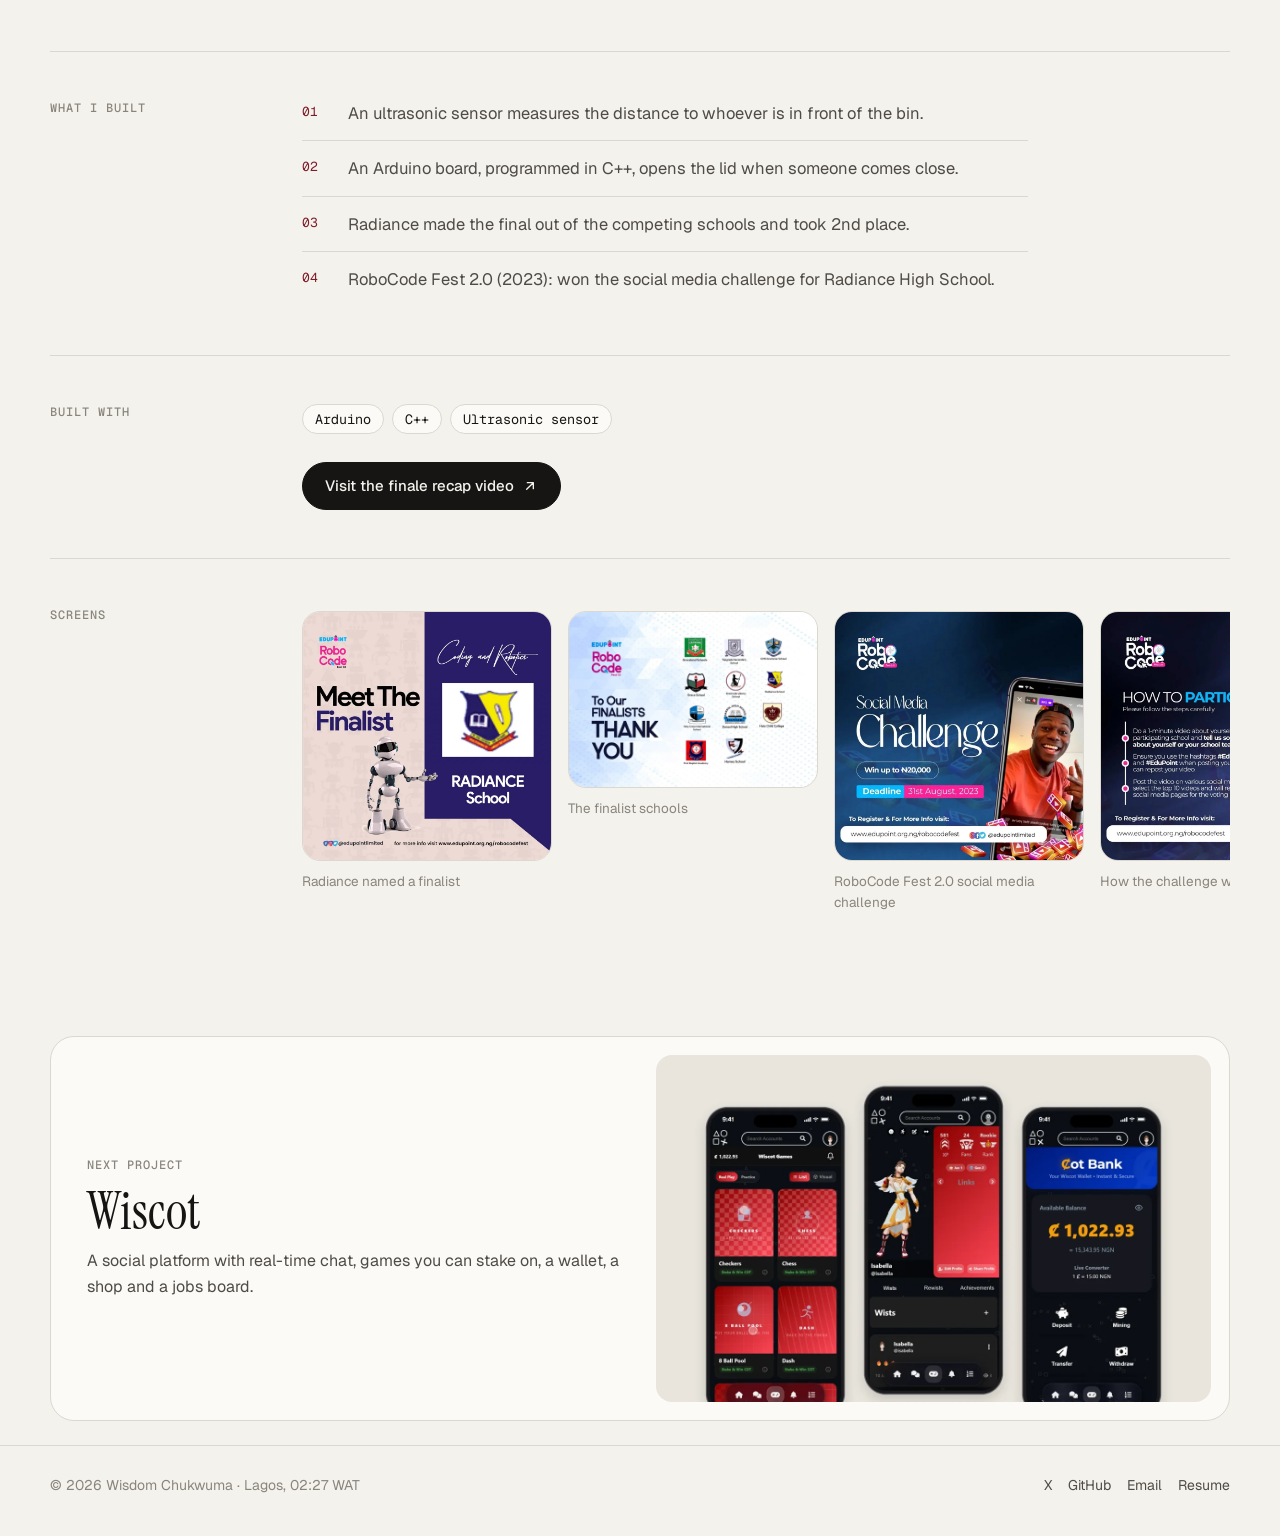
<file: projects/robocode.html>
<!DOCTYPE html>
<html lang="en">
<head>
<meta charset="utf-8">
<meta name="viewport" content="width=device-width, initial-scale=1">
<title>Smart Bin · Wisdom Chukwuma</title>
<meta name="description" content="A bin that opens itself when someone walks up to it. 2nd place at EduPoint RoboCode Fest 1.0, with Radiance High School.">
<link rel="canonical" href="https://www.wisdomchuks.cv/projects/robocode.html">
<meta name="author" content="Wisdom Chukwuma">
<meta property="og:type" content="website">
<meta property="og:site_name" content="Wisdom Chukwuma">
<meta property="og:locale" content="en_NG">
<meta property="og:title" content="Smart Bin · Wisdom Chukwuma">
<meta property="og:description" content="A bin that opens itself when someone walks up to it. 2nd place at EduPoint RoboCode Fest 1.0, with Radiance High School.">
<meta property="og:url" content="https://www.wisdomchuks.cv/projects/robocode.html">
<meta property="og:image" content="https://www.wisdomchuks.cv/img/og/robocode.png">
<meta property="og:image:type" content="image/png">
<meta property="og:image:width" content="1200">
<meta property="og:image:height" content="630">
<meta property="og:image:alt" content="Smart Bin, a project by Wisdom Chukwuma">
<meta name="twitter:card" content="summary_large_image">
<meta name="twitter:site" content="@wisdomchukwumaa">
<meta name="twitter:creator" content="@wisdomchukwumaa">
<meta name="twitter:title" content="Smart Bin · Wisdom Chukwuma">
<meta name="twitter:description" content="A bin that opens itself when someone walks up to it. 2nd place at EduPoint RoboCode Fest 1.0, with Radiance High School.">
<meta name="twitter:image" content="https://www.wisdomchuks.cv/img/og/robocode.png">
<meta name="robots" content="index, follow, max-image-preview:large">
<meta name="theme-color" content="#f4f2ed" media="(prefers-color-scheme: light)">
<meta name="theme-color" content="#141311" media="(prefers-color-scheme: dark)">
<script>try{var t=localStorage.getItem('theme');if(t==='dark'||t==='light')document.documentElement.setAttribute('data-theme',t)}catch(e){}</script>
<link rel="icon" href="../favicon.svg" type="image/svg+xml">
<link rel="icon" href="../favicon-32.png" sizes="32x32" type="image/png">
<link rel="apple-touch-icon" href="../apple-touch-icon.png">
<link rel="preconnect" href="https://fonts.googleapis.com">
<link rel="preconnect" href="https://fonts.gstatic.com" crossorigin>
<link href="https://fonts.googleapis.com/css2?family=Instrument+Serif:ital@0;1&family=Geist:wght@400;500;600&family=Geist+Mono:wght@400;500&display=swap" rel="stylesheet">
<link rel="stylesheet" href="../css/style.css">
</head>
<body>
<svg class="sr" width="0" height="0" aria-hidden="true" focusable="false"><filter id="lg-distort" x="0%" y="0%" width="100%" height="100%" color-interpolation-filters="sRGB"><feTurbulence type="fractalNoise" baseFrequency="0.012 0.018" numOctaves="2" seed="7" result="noise"/><feGaussianBlur in="noise" stdDeviation="2.5" result="soft"/><feDisplacementMap in="SourceGraphic" in2="soft" scale="46" xChannelSelector="R" yChannelSelector="G"/></filter></svg>
<header class="top">
  <div class="bar">
    <div class="glass" aria-hidden="true"><div class="glass-fx"></div><div class="glass-tint"></div><div class="glass-shine"></div></div>
    <a class="brand" href="../index.html"><img src="../img/me/avatar.webp" alt="" width="32" height="32">Wisdom Chukwuma</a>
    <button class="theme-btn" type="button" aria-label="Switch between light and dark mode"><svg class="i-sun" viewBox="0 0 24 24" fill="none" stroke="currentColor" stroke-width="1.8" stroke-linecap="round" aria-hidden="true"><circle cx="12" cy="12" r="4"/><path d="M12 2.5v2M12 19.5v2M4.6 4.6l1.4 1.4M18 18l1.4 1.4M2.5 12h2M19.5 12h2M4.6 19.4 6 18M18 6l1.4-1.4"/></svg><svg class="i-moon" viewBox="0 0 24 24" fill="none" stroke="currentColor" stroke-width="1.8" stroke-linecap="round" stroke-linejoin="round" aria-hidden="true"><path d="M20 14.5A8 8 0 0 1 9.5 4a8 8 0 1 0 10.5 10.5Z"/></svg></button>
    <button class="menu-btn" type="button" aria-expanded="false" aria-controls="links" aria-label="Open menu"><span class="burger" aria-hidden="true"><i></i><i></i></span></button>
    <nav class="links" id="links" aria-label="Main">
      <a href="../projects.html" aria-current="page">Work</a>
      <a href="../index.html#about">About</a>
      <a href="../index.html#experience">Experience</a>
      <a href="../Wisdom_Chukwuma_Resume.pdf" target="_blank" rel="noopener">Resume</a>
      <a class="cta" href="../index.html#contact">Contact</a>
    </nav>
  </div>
</header>

<main>
  <div class="wrap">
    <a class="crumb" href="../projects.html"><svg viewBox="0 0 24 24" fill="none" stroke="currentColor" stroke-width="2" stroke-linecap="round" stroke-linejoin="round" aria-hidden="true"><path d="M19 12H5M11 6l-6 6 6 6"/></svg> All work</a>
    <header class="case-head">
      <div class="case-brand"><img src="../img/logos/edupoint.png" alt="Smart Bin logo" width="56" height="56"><div class="label">Competition</div></div>
      <h1 style="margin-top:14px">Smart Bin</h1>
      <p class="lede">A bin that opens itself when someone walks up to it. 2nd place at EduPoint RoboCode Fest 1.0, with Radiance High School.</p>
      <dl class="meta"><div><dt class="label">Role</dt><dd>Team member, Radiance High School</dd></div><div><dt class="label">Client</dt><dd>EduPoint RoboCode Fest 1.0</dd></div><div><dt class="label">When</dt><dd>2022</dd></div><div><dt class="label">Status</dt><dd>2nd place · <a href="https://youtu.be/fA3QtNzZWFA" target="_blank" rel="noopener">the finale recap video</a></dd></div></dl>
    </header>
    <div class="cover"><img src="../img/covers/robocode.webp" alt="Screens from Smart Bin" width="1200" height="750"></div>

    <section class="split">
      <div class="label">Overview</div>
      <div class="body"><p>RoboCode Fest is EduPoint's coding and robotics competition for secondary schools in Nigeria. In 2022, the first edition, I was on Radiance High School's team.</p><p>We built a smart bin: an ultrasonic sensor spots someone walking up, and an Arduino opens the lid on its own, so you never have to touch it. Radiance made the final and came second.</p><p>The next year, at RoboCode Fest 2.0, I also represented Radiance in the social media challenge, and we won it.</p></div>
    </section>
    <section class="split">
      <div class="label">What I built</div>
      <div class="body"><ul class="points"><li>An ultrasonic sensor measures the distance to whoever is in front of the bin.</li><li>An Arduino board, programmed in C++, opens the lid when someone comes close.</li><li>Radiance made the final out of the competing schools and took 2nd place.</li><li>RoboCode Fest 2.0 (2023): won the social media challenge for Radiance High School.</li></ul></div>
    </section>
    <section class="split">
      <div class="label">Built with</div>
      <div class="body"><div class="chips"><span>Arduino</span><span>C++</span><span>Ultrasonic sensor</span></div><p style="margin-top:28px"><a class="btn solid" href="https://youtu.be/fA3QtNzZWFA" target="_blank" rel="noopener">Visit the finale recap video <svg viewBox="0 0 24 24" fill="none" stroke="currentColor" stroke-width="2" stroke-linecap="round" stroke-linejoin="round" aria-hidden="true"><path d="M7 17 17 7M8 7h9v9"/></svg></a></p></div>
    </section>
    <section class="split" style="border-bottom:0">
      <div class="label">Screens</div>
      <div class="body" style="max-width:none;min-width:0"><div class="shots" tabindex="0" aria-label="Screenshots, scroll sideways"><figure><img src="../img/work/robocode/finalist-radiance.webp" alt="Smart Bin: Radiance named a finalist" loading="lazy"><figcaption>Radiance named a finalist</figcaption></figure><figure><img src="../img/work/robocode/finalists.webp" alt="Smart Bin: The finalist schools" loading="lazy"><figcaption>The finalist schools</figcaption></figure><figure><img src="../img/work/robocode/social-challenge.webp" alt="Smart Bin: RoboCode Fest 2.0 social media challenge" loading="lazy"><figcaption>RoboCode Fest 2.0 social media challenge</figcaption></figure><figure><img src="../img/work/robocode/social-challenge-how.webp" alt="Smart Bin: How the challenge worked" loading="lazy"><figcaption>How the challenge worked</figcaption></figure></div></div>
    </section>

    <a class="next" href="wiscot.html">
      <div class="txt"><div class="label">Next project</div><h2>Wiscot</h2><p style="margin-top:10px">A social platform with real-time chat, games you can stake on, a wallet, a shop and a jobs board.</p></div>
      <img src="../img/covers/wiscot.webp" alt="" width="1200" height="750" loading="lazy">
    </a>
  </div>
</main>
<footer>
  <div class="wrap">
    <span>© 2026 Wisdom Chukwuma · Lagos, <span id="lagosTime"></span> WAT</span>
    <span><a href="https://x.com/wisdomchukwumaa" target="_blank" rel="noopener">X</a><a href="https://github.com/wisdom-chukwuma" target="_blank" rel="noopener">GitHub</a><a href="mailto:kenewisdom4@gmail.com">Email</a><a href="../Wisdom_Chukwuma_Resume.pdf" target="_blank" rel="noopener">Resume</a></span>
  </div>
</footer>
<script src="../js/main.js" defer></script>
</body>
</html>
</file>
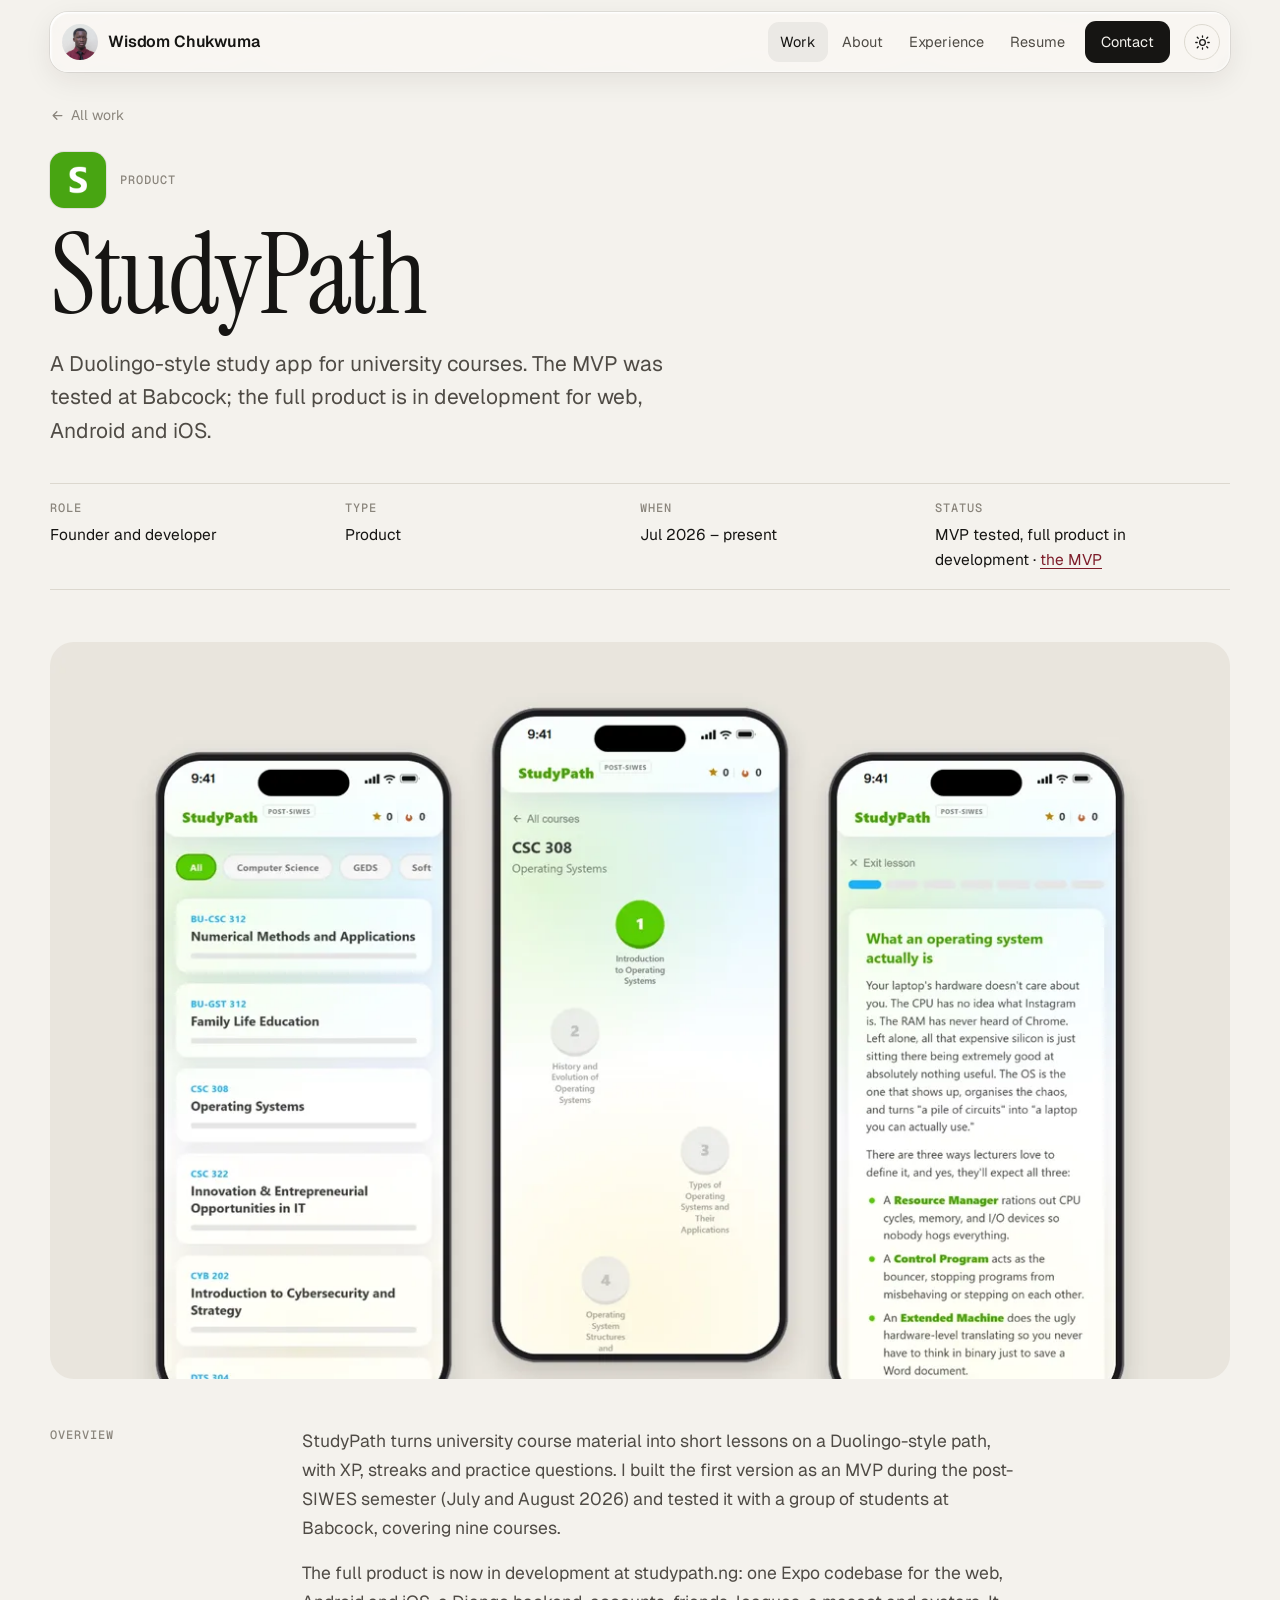
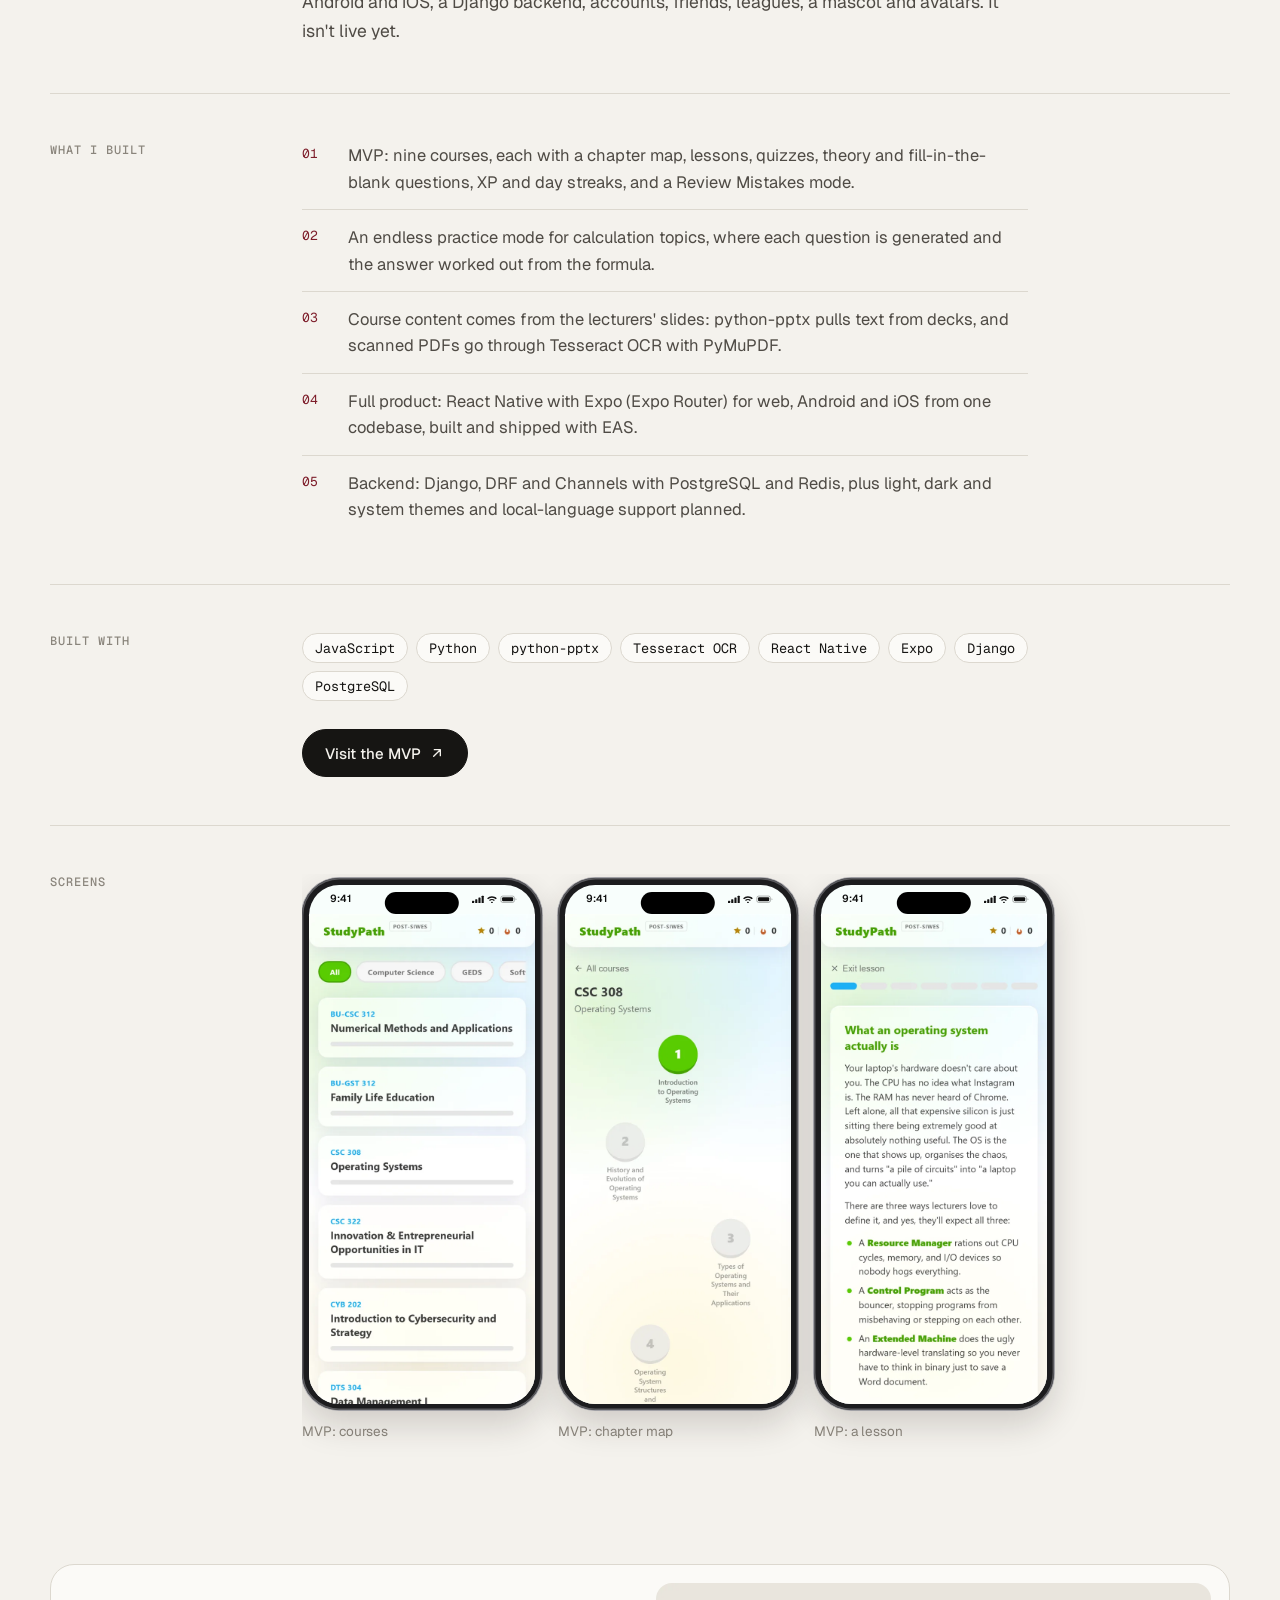
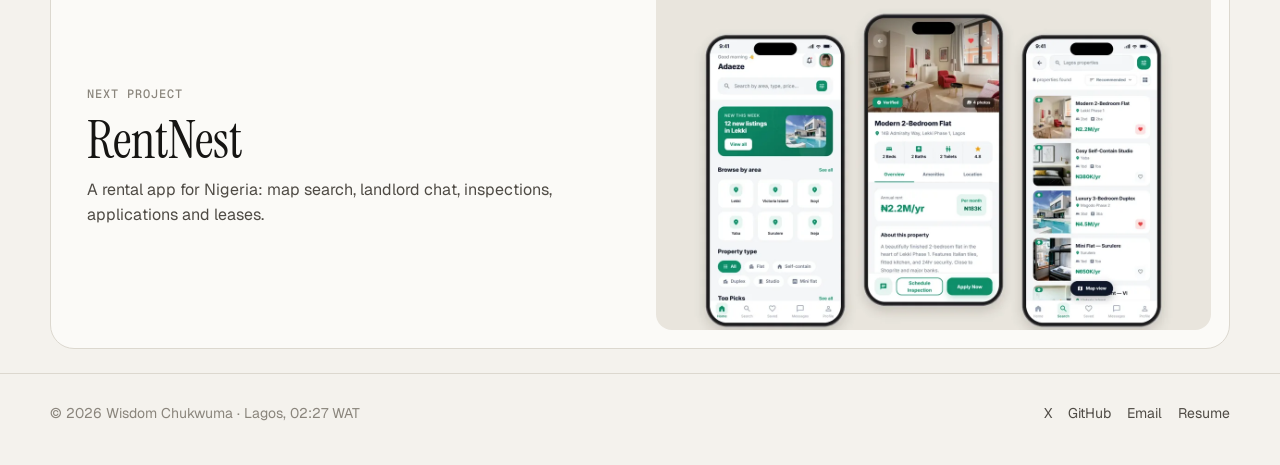
<file: projects/studypath.html>
<!DOCTYPE html>
<html lang="en">
<head>
<meta charset="utf-8">
<meta name="viewport" content="width=device-width, initial-scale=1">
<title>StudyPath · Wisdom Chukwuma</title>
<meta name="description" content="A Duolingo-style study app for university courses. The MVP was tested at Babcock; the full product is in development for web, Android and iOS.">
<link rel="canonical" href="https://www.wisdomchuks.cv/projects/studypath.html">
<meta name="author" content="Wisdom Chukwuma">
<meta property="og:type" content="website">
<meta property="og:site_name" content="Wisdom Chukwuma">
<meta property="og:locale" content="en_NG">
<meta property="og:title" content="StudyPath · Wisdom Chukwuma">
<meta property="og:description" content="A Duolingo-style study app for university courses. The MVP was tested at Babcock; the full product is in development for web, Android and iOS.">
<meta property="og:url" content="https://www.wisdomchuks.cv/projects/studypath.html">
<meta property="og:image" content="https://www.wisdomchuks.cv/img/og/studypath.png">
<meta property="og:image:type" content="image/png">
<meta property="og:image:width" content="1200">
<meta property="og:image:height" content="630">
<meta property="og:image:alt" content="StudyPath, a project by Wisdom Chukwuma">
<meta name="twitter:card" content="summary_large_image">
<meta name="twitter:site" content="@wisdomchukwumaa">
<meta name="twitter:creator" content="@wisdomchukwumaa">
<meta name="twitter:title" content="StudyPath · Wisdom Chukwuma">
<meta name="twitter:description" content="A Duolingo-style study app for university courses. The MVP was tested at Babcock; the full product is in development for web, Android and iOS.">
<meta name="twitter:image" content="https://www.wisdomchuks.cv/img/og/studypath.png">
<meta name="robots" content="index, follow, max-image-preview:large">
<meta name="theme-color" content="#f4f2ed" media="(prefers-color-scheme: light)">
<meta name="theme-color" content="#141311" media="(prefers-color-scheme: dark)">
<script>try{var t=localStorage.getItem('theme');if(t==='dark'||t==='light')document.documentElement.setAttribute('data-theme',t)}catch(e){}</script>
<link rel="icon" href="../favicon.svg" type="image/svg+xml">
<link rel="icon" href="../favicon-32.png" sizes="32x32" type="image/png">
<link rel="apple-touch-icon" href="../apple-touch-icon.png">
<link rel="preconnect" href="https://fonts.googleapis.com">
<link rel="preconnect" href="https://fonts.gstatic.com" crossorigin>
<link href="https://fonts.googleapis.com/css2?family=Instrument+Serif:ital@0;1&family=Geist:wght@400;500;600&family=Geist+Mono:wght@400;500&display=swap" rel="stylesheet">
<link rel="stylesheet" href="../css/style.css">
</head>
<body>
<svg class="sr" width="0" height="0" aria-hidden="true" focusable="false"><filter id="lg-distort" x="0%" y="0%" width="100%" height="100%" color-interpolation-filters="sRGB"><feTurbulence type="fractalNoise" baseFrequency="0.012 0.018" numOctaves="2" seed="7" result="noise"/><feGaussianBlur in="noise" stdDeviation="2.5" result="soft"/><feDisplacementMap in="SourceGraphic" in2="soft" scale="46" xChannelSelector="R" yChannelSelector="G"/></filter></svg>
<header class="top">
  <div class="bar">
    <div class="glass" aria-hidden="true"><div class="glass-fx"></div><div class="glass-tint"></div><div class="glass-shine"></div></div>
    <a class="brand" href="../index.html"><img src="../img/me/avatar.webp" alt="" width="32" height="32">Wisdom Chukwuma</a>
    <button class="theme-btn" type="button" aria-label="Switch between light and dark mode"><svg class="i-sun" viewBox="0 0 24 24" fill="none" stroke="currentColor" stroke-width="1.8" stroke-linecap="round" aria-hidden="true"><circle cx="12" cy="12" r="4"/><path d="M12 2.5v2M12 19.5v2M4.6 4.6l1.4 1.4M18 18l1.4 1.4M2.5 12h2M19.5 12h2M4.6 19.4 6 18M18 6l1.4-1.4"/></svg><svg class="i-moon" viewBox="0 0 24 24" fill="none" stroke="currentColor" stroke-width="1.8" stroke-linecap="round" stroke-linejoin="round" aria-hidden="true"><path d="M20 14.5A8 8 0 0 1 9.5 4a8 8 0 1 0 10.5 10.5Z"/></svg></button>
    <button class="menu-btn" type="button" aria-expanded="false" aria-controls="links" aria-label="Open menu"><span class="burger" aria-hidden="true"><i></i><i></i></span></button>
    <nav class="links" id="links" aria-label="Main">
      <a href="../projects.html" aria-current="page">Work</a>
      <a href="../index.html#about">About</a>
      <a href="../index.html#experience">Experience</a>
      <a href="../Wisdom_Chukwuma_Resume.pdf" target="_blank" rel="noopener">Resume</a>
      <a class="cta" href="../index.html#contact">Contact</a>
    </nav>
  </div>
</header>

<main>
  <div class="wrap">
    <a class="crumb" href="../projects.html"><svg viewBox="0 0 24 24" fill="none" stroke="currentColor" stroke-width="2" stroke-linecap="round" stroke-linejoin="round" aria-hidden="true"><path d="M19 12H5M11 6l-6 6 6 6"/></svg> All work</a>
    <header class="case-head">
      <div class="case-brand"><img src="../img/logos/studypath.png" alt="StudyPath logo" width="56" height="56"><div class="label">Product</div></div>
      <h1 style="margin-top:14px">StudyPath</h1>
      <p class="lede">A Duolingo-style study app for university courses. The MVP was tested at Babcock; the full product is in development for web, Android and iOS.</p>
      <dl class="meta"><div><dt class="label">Role</dt><dd>Founder and developer</dd></div><div><dt class="label">Type</dt><dd>Product</dd></div><div><dt class="label">When</dt><dd>Jul 2026 – present</dd></div><div><dt class="label">Status</dt><dd>MVP tested, full product in development · <a href="https://bu-study-path.netlify.app" target="_blank" rel="noopener">the MVP</a></dd></div></dl>
    </header>
    <div class="cover"><img src="../img/covers/studypath.webp" alt="Screens from StudyPath" width="1200" height="750"></div>

    <section class="split">
      <div class="label">Overview</div>
      <div class="body"><p>StudyPath turns university course material into short lessons on a Duolingo-style path, with XP, streaks and practice questions. I built the first version as an MVP during the post-SIWES semester (July and August 2026) and tested it with a group of students at Babcock, covering nine courses.</p><p>The full product is now in development at studypath.ng: one Expo codebase for the web, Android and iOS, a Django backend, accounts, friends, leagues, a mascot and avatars. It isn't live yet.</p></div>
    </section>
    <section class="split">
      <div class="label">What I built</div>
      <div class="body"><ul class="points"><li>MVP: nine courses, each with a chapter map, lessons, quizzes, theory and fill-in-the-blank questions, XP and day streaks, and a Review Mistakes mode.</li><li>An endless practice mode for calculation topics, where each question is generated and the answer worked out from the formula.</li><li>Course content comes from the lecturers' slides: python-pptx pulls text from decks, and scanned PDFs go through Tesseract OCR with PyMuPDF.</li><li>Full product: React Native with Expo (Expo Router) for web, Android and iOS from one codebase, built and shipped with EAS.</li><li>Backend: Django, DRF and Channels with PostgreSQL and Redis, plus light, dark and system themes and local-language support planned.</li></ul></div>
    </section>
    <section class="split">
      <div class="label">Built with</div>
      <div class="body"><div class="chips"><span>JavaScript</span><span>Python</span><span>python-pptx</span><span>Tesseract OCR</span><span>React Native</span><span>Expo</span><span>Django</span><span>PostgreSQL</span></div><p style="margin-top:28px"><a class="btn solid" href="https://bu-study-path.netlify.app" target="_blank" rel="noopener">Visit the MVP <svg viewBox="0 0 24 24" fill="none" stroke="currentColor" stroke-width="2" stroke-linecap="round" stroke-linejoin="round" aria-hidden="true"><path d="M7 17 17 7M8 7h9v9"/></svg></a></p></div>
    </section>
    <section class="split" style="border-bottom:0">
      <div class="label">Screens</div>
      <div class="body" style="max-width:none;min-width:0"><div class="shots phones" tabindex="0" aria-label="Screenshots, scroll sideways"><figure><div class="iphone" style="--sb:#f8fefc;--fg:#111111"><div class="frame"><div class="screen"><div class="sb" aria-hidden="true"><span class="t">9:41</span><span class="island"></span><span class="ind"><svg viewBox="0 0 64 12" aria-hidden="true"><g fill="currentColor"><rect x="0" y="8" width="3" height="4" rx="0.8"/><rect x="4.5" y="6" width="3" height="6" rx="0.8"/><rect x="9" y="3.5" width="3" height="8.5" rx="0.8"/><rect x="13.5" y="1" width="3" height="11" rx="0.8"/><path d="M28 3.2c2.6 0 5 1 6.8 2.7l-1.3 1.3A7.7 7.7 0 0 0 28 5a7.7 7.7 0 0 0-5.5 2.2l-1.3-1.3A9.6 9.6 0 0 1 28 3.2Zm0 3.6c1.6 0 3 .6 4.1 1.6L30.8 9.7a4 4 0 0 0-5.6 0l-1.3-1.3A5.8 5.8 0 0 1 28 6.8Zm0 3.5 1.5 1.5L28 13.3l-1.5-1.5L28 10.3Z" transform="translate(0,-1.3)"/><rect x="40.5" y="1.5" width="19" height="9" rx="2.6" fill="none" stroke="currentColor" stroke-opacity=".45"/><rect x="42.2" y="3.2" width="15.6" height="5.6" rx="1.4"/><path d="M61.2 4.6v2.8c.7-.2 1.2-.8 1.2-1.4s-.5-1.2-1.2-1.4Z" fill-opacity=".45"/></g></svg></span></div><img src="../img/work/studypath/screen-1.webp" alt="StudyPath: MVP: courses" loading="lazy"></div></div></div><figcaption>MVP: courses</figcaption></figure><figure><div class="iphone" style="--sb:#f8fefc;--fg:#111111"><div class="frame"><div class="screen"><div class="sb" aria-hidden="true"><span class="t">9:41</span><span class="island"></span><span class="ind"><svg viewBox="0 0 64 12" aria-hidden="true"><g fill="currentColor"><rect x="0" y="8" width="3" height="4" rx="0.8"/><rect x="4.5" y="6" width="3" height="6" rx="0.8"/><rect x="9" y="3.5" width="3" height="8.5" rx="0.8"/><rect x="13.5" y="1" width="3" height="11" rx="0.8"/><path d="M28 3.2c2.6 0 5 1 6.8 2.7l-1.3 1.3A7.7 7.7 0 0 0 28 5a7.7 7.7 0 0 0-5.5 2.2l-1.3-1.3A9.6 9.6 0 0 1 28 3.2Zm0 3.6c1.6 0 3 .6 4.1 1.6L30.8 9.7a4 4 0 0 0-5.6 0l-1.3-1.3A5.8 5.8 0 0 1 28 6.8Zm0 3.5 1.5 1.5L28 13.3l-1.5-1.5L28 10.3Z" transform="translate(0,-1.3)"/><rect x="40.5" y="1.5" width="19" height="9" rx="2.6" fill="none" stroke="currentColor" stroke-opacity=".45"/><rect x="42.2" y="3.2" width="15.6" height="5.6" rx="1.4"/><path d="M61.2 4.6v2.8c.7-.2 1.2-.8 1.2-1.4s-.5-1.2-1.2-1.4Z" fill-opacity=".45"/></g></svg></span></div><img src="../img/work/studypath/screen-2.webp" alt="StudyPath: MVP: chapter map" loading="lazy"></div></div></div><figcaption>MVP: chapter map</figcaption></figure><figure><div class="iphone" style="--sb:#f8fefc;--fg:#111111"><div class="frame"><div class="screen"><div class="sb" aria-hidden="true"><span class="t">9:41</span><span class="island"></span><span class="ind"><svg viewBox="0 0 64 12" aria-hidden="true"><g fill="currentColor"><rect x="0" y="8" width="3" height="4" rx="0.8"/><rect x="4.5" y="6" width="3" height="6" rx="0.8"/><rect x="9" y="3.5" width="3" height="8.5" rx="0.8"/><rect x="13.5" y="1" width="3" height="11" rx="0.8"/><path d="M28 3.2c2.6 0 5 1 6.8 2.7l-1.3 1.3A7.7 7.7 0 0 0 28 5a7.7 7.7 0 0 0-5.5 2.2l-1.3-1.3A9.6 9.6 0 0 1 28 3.2Zm0 3.6c1.6 0 3 .6 4.1 1.6L30.8 9.7a4 4 0 0 0-5.6 0l-1.3-1.3A5.8 5.8 0 0 1 28 6.8Zm0 3.5 1.5 1.5L28 13.3l-1.5-1.5L28 10.3Z" transform="translate(0,-1.3)"/><rect x="40.5" y="1.5" width="19" height="9" rx="2.6" fill="none" stroke="currentColor" stroke-opacity=".45"/><rect x="42.2" y="3.2" width="15.6" height="5.6" rx="1.4"/><path d="M61.2 4.6v2.8c.7-.2 1.2-.8 1.2-1.4s-.5-1.2-1.2-1.4Z" fill-opacity=".45"/></g></svg></span></div><img src="../img/work/studypath/screen-3.webp" alt="StudyPath: MVP: a lesson" loading="lazy"></div></div></div><figcaption>MVP: a lesson</figcaption></figure></div></div>
    </section>

    <a class="next" href="rentnest.html">
      <div class="txt"><div class="label">Next project</div><h2>RentNest</h2><p style="margin-top:10px">A rental app for Nigeria: map search, landlord chat, inspections, applications and leases.</p></div>
      <img src="../img/covers/rentnest.webp" alt="" width="1200" height="750" loading="lazy">
    </a>
  </div>
</main>
<footer>
  <div class="wrap">
    <span>© 2026 Wisdom Chukwuma · Lagos, <span id="lagosTime"></span> WAT</span>
    <span><a href="https://x.com/wisdomchukwumaa" target="_blank" rel="noopener">X</a><a href="https://github.com/wisdom-chukwuma" target="_blank" rel="noopener">GitHub</a><a href="mailto:kenewisdom4@gmail.com">Email</a><a href="../Wisdom_Chukwuma_Resume.pdf" target="_blank" rel="noopener">Resume</a></span>
  </div>
</footer>
<script src="../js/main.js" defer></script>
</body>
</html>
</file>
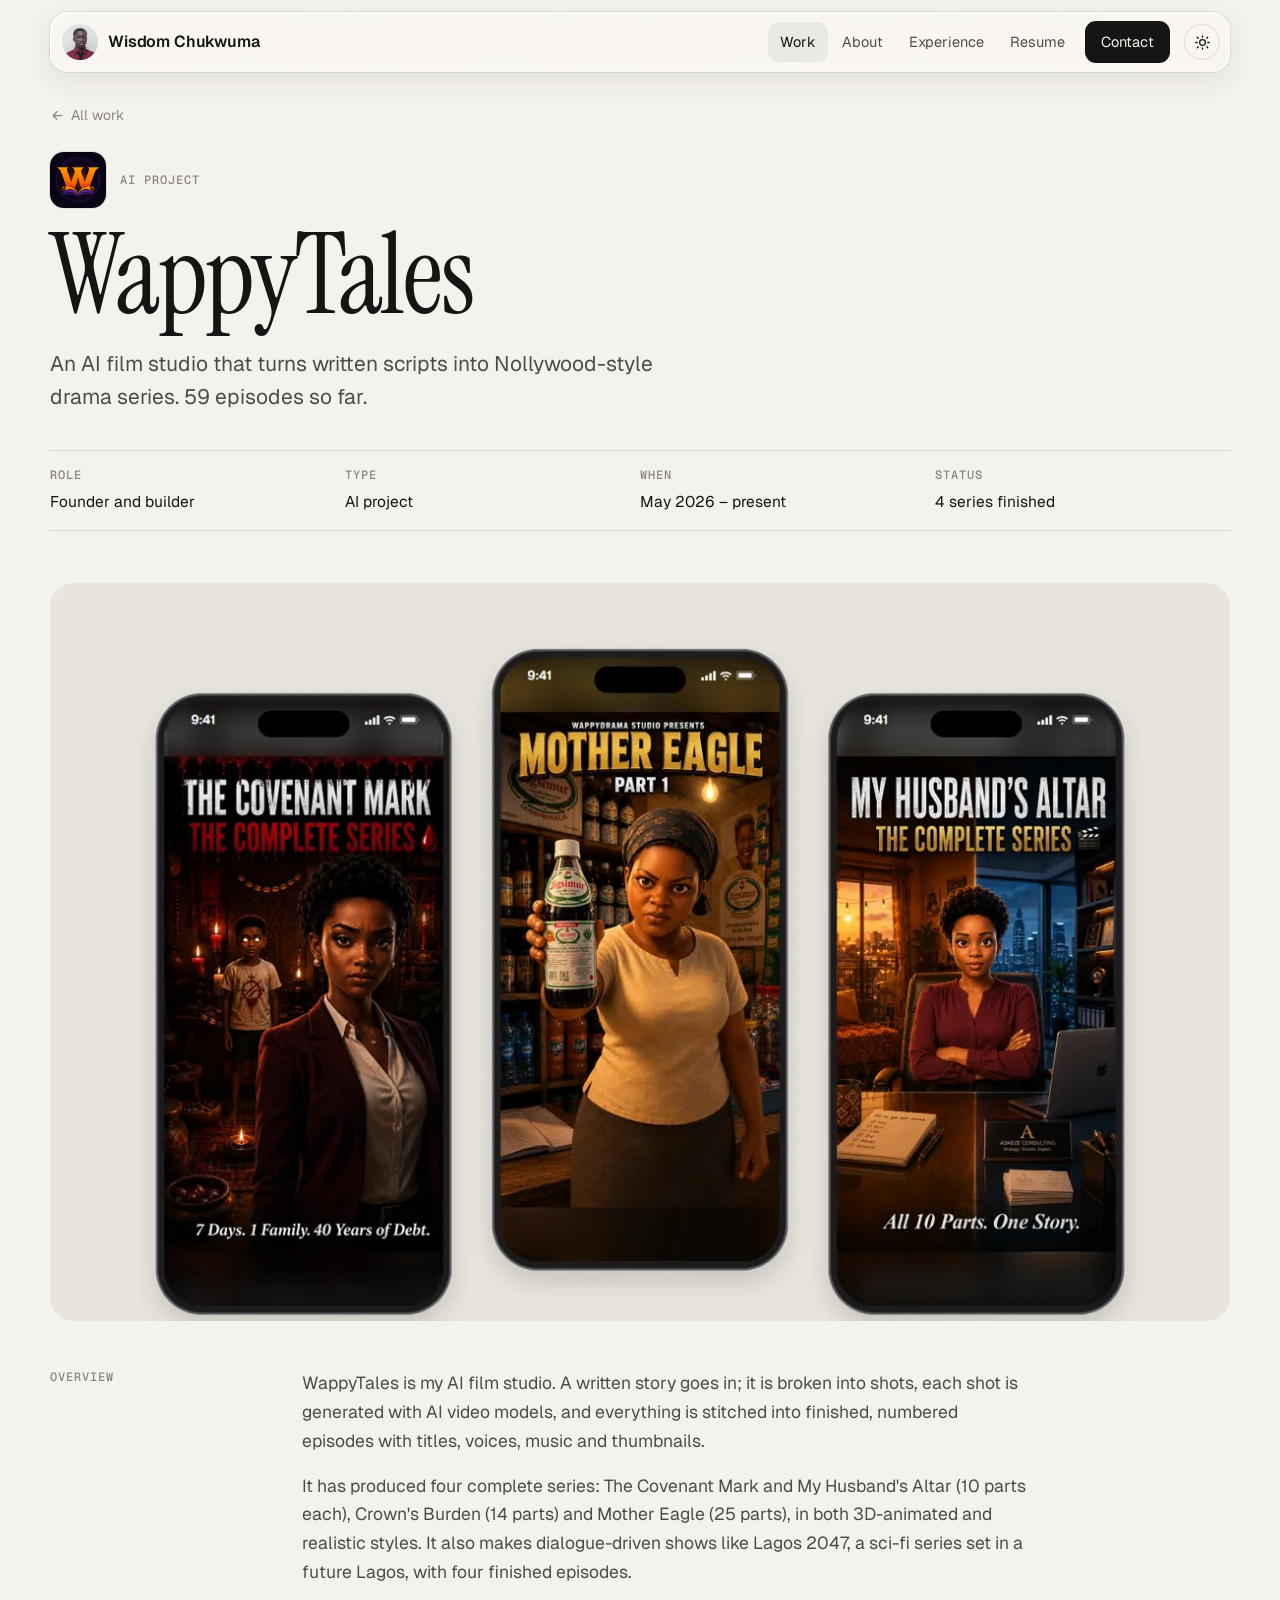
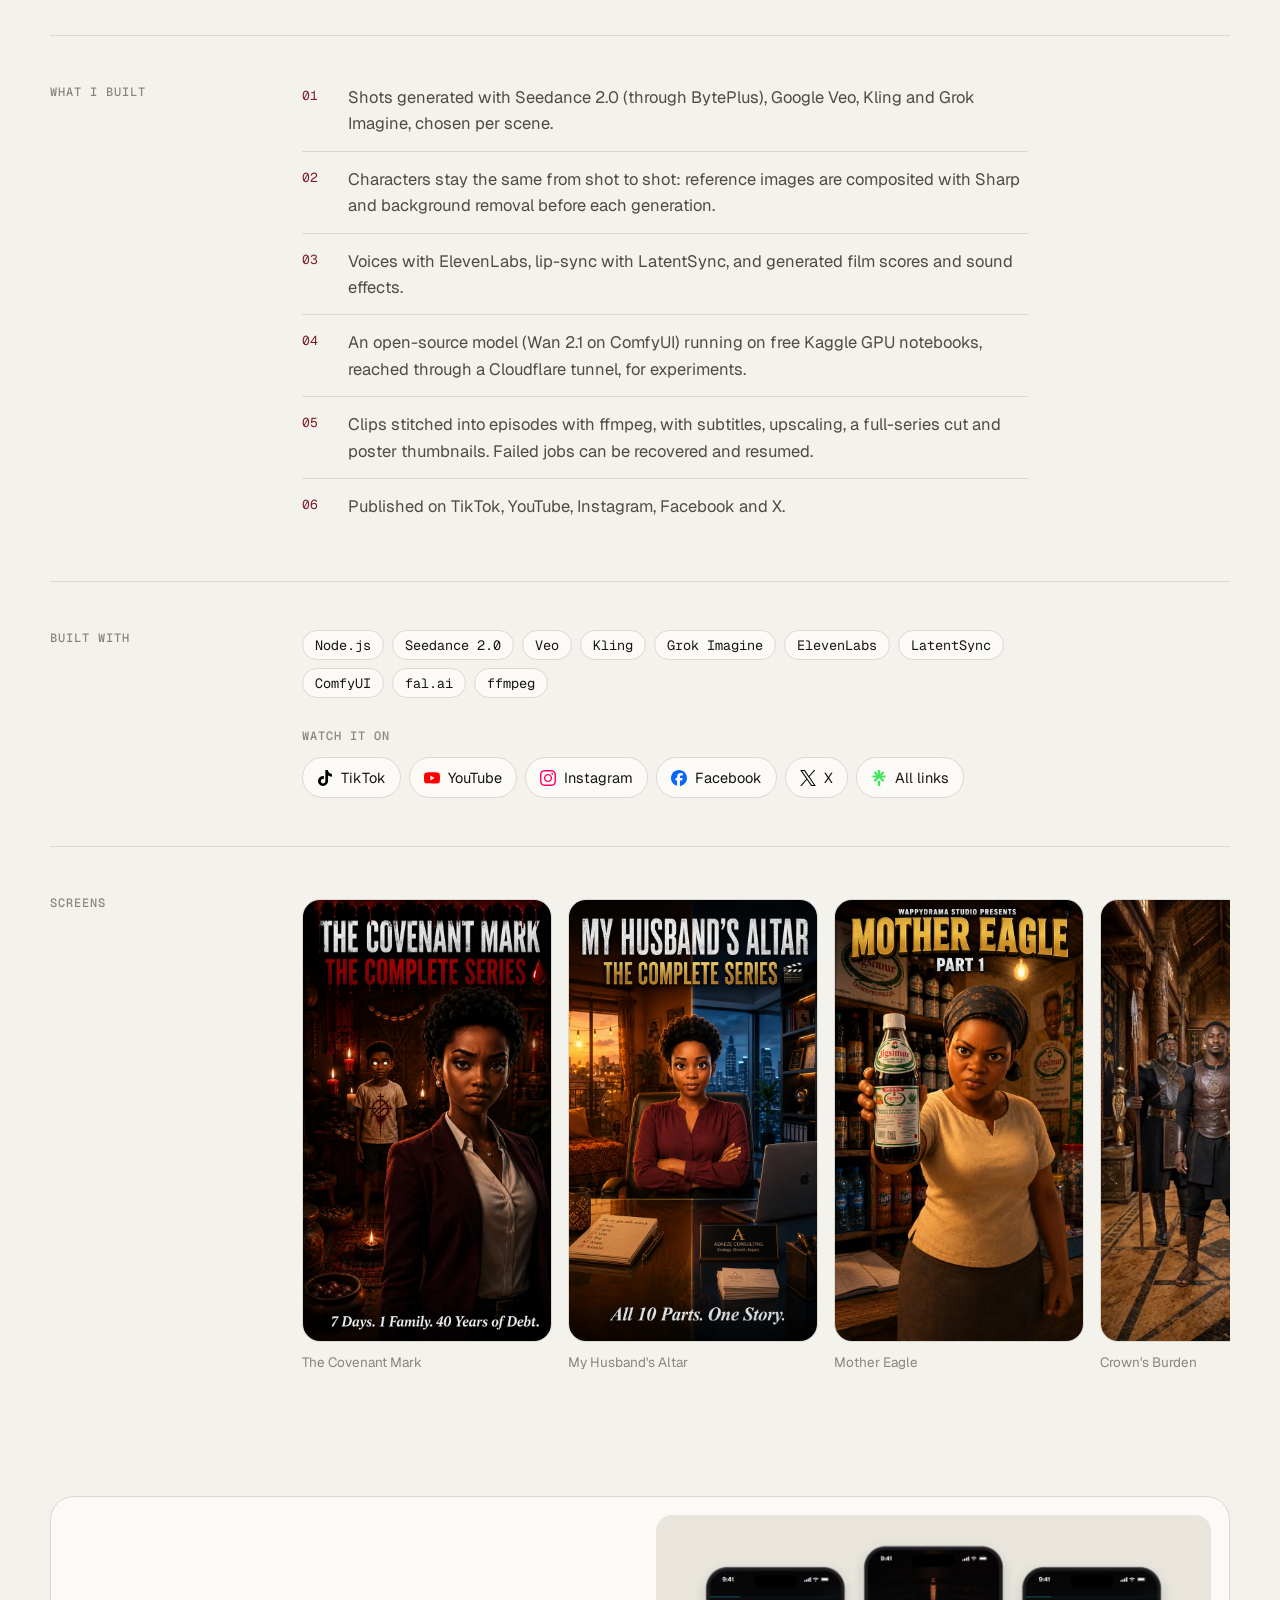
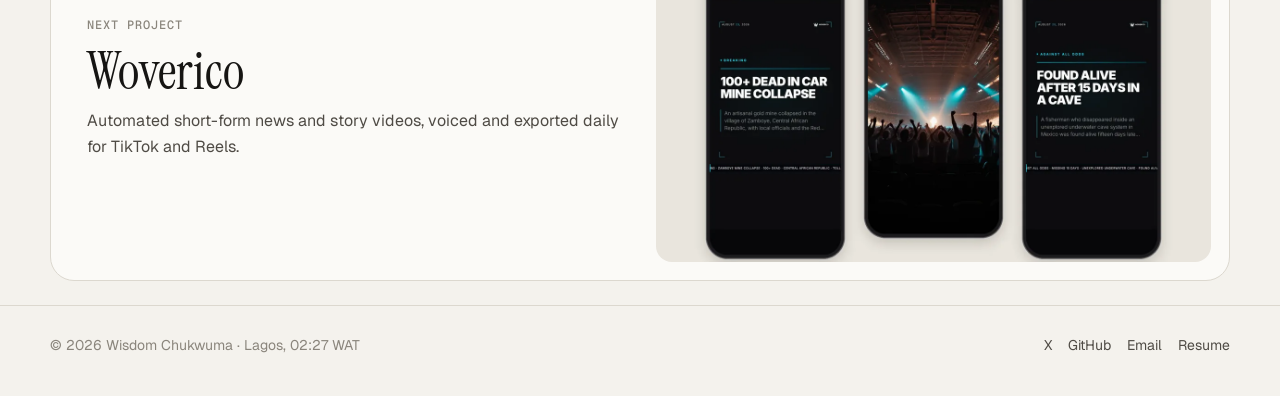
<file: projects/wappytales.html>
<!DOCTYPE html>
<html lang="en">
<head>
<meta charset="utf-8">
<meta name="viewport" content="width=device-width, initial-scale=1">
<title>WappyTales · Wisdom Chukwuma</title>
<meta name="description" content="An AI film studio that turns written scripts into Nollywood-style drama series. 59 episodes so far.">
<link rel="canonical" href="https://www.wisdomchuks.cv/projects/wappytales.html">
<meta name="author" content="Wisdom Chukwuma">
<meta property="og:type" content="website">
<meta property="og:site_name" content="Wisdom Chukwuma">
<meta property="og:locale" content="en_NG">
<meta property="og:title" content="WappyTales · Wisdom Chukwuma">
<meta property="og:description" content="An AI film studio that turns written scripts into Nollywood-style drama series. 59 episodes so far.">
<meta property="og:url" content="https://www.wisdomchuks.cv/projects/wappytales.html">
<meta property="og:image" content="https://www.wisdomchuks.cv/img/og/wappytales.png">
<meta property="og:image:type" content="image/png">
<meta property="og:image:width" content="1200">
<meta property="og:image:height" content="630">
<meta property="og:image:alt" content="WappyTales, a project by Wisdom Chukwuma">
<meta name="twitter:card" content="summary_large_image">
<meta name="twitter:site" content="@wisdomchukwumaa">
<meta name="twitter:creator" content="@wisdomchukwumaa">
<meta name="twitter:title" content="WappyTales · Wisdom Chukwuma">
<meta name="twitter:description" content="An AI film studio that turns written scripts into Nollywood-style drama series. 59 episodes so far.">
<meta name="twitter:image" content="https://www.wisdomchuks.cv/img/og/wappytales.png">
<meta name="robots" content="index, follow, max-image-preview:large">
<meta name="theme-color" content="#f4f2ed" media="(prefers-color-scheme: light)">
<meta name="theme-color" content="#141311" media="(prefers-color-scheme: dark)">
<script>try{var t=localStorage.getItem('theme');if(t==='dark'||t==='light')document.documentElement.setAttribute('data-theme',t)}catch(e){}</script>
<link rel="icon" href="../favicon.svg" type="image/svg+xml">
<link rel="icon" href="../favicon-32.png" sizes="32x32" type="image/png">
<link rel="apple-touch-icon" href="../apple-touch-icon.png">
<link rel="preconnect" href="https://fonts.googleapis.com">
<link rel="preconnect" href="https://fonts.gstatic.com" crossorigin>
<link href="https://fonts.googleapis.com/css2?family=Instrument+Serif:ital@0;1&family=Geist:wght@400;500;600&family=Geist+Mono:wght@400;500&display=swap" rel="stylesheet">
<link rel="stylesheet" href="../css/style.css">
</head>
<body>
<svg class="sr" width="0" height="0" aria-hidden="true" focusable="false"><filter id="lg-distort" x="0%" y="0%" width="100%" height="100%" color-interpolation-filters="sRGB"><feTurbulence type="fractalNoise" baseFrequency="0.012 0.018" numOctaves="2" seed="7" result="noise"/><feGaussianBlur in="noise" stdDeviation="2.5" result="soft"/><feDisplacementMap in="SourceGraphic" in2="soft" scale="46" xChannelSelector="R" yChannelSelector="G"/></filter></svg>
<header class="top">
  <div class="bar">
    <div class="glass" aria-hidden="true"><div class="glass-fx"></div><div class="glass-tint"></div><div class="glass-shine"></div></div>
    <a class="brand" href="../index.html"><img src="../img/me/avatar.webp" alt="" width="32" height="32">Wisdom Chukwuma</a>
    <button class="theme-btn" type="button" aria-label="Switch between light and dark mode"><svg class="i-sun" viewBox="0 0 24 24" fill="none" stroke="currentColor" stroke-width="1.8" stroke-linecap="round" aria-hidden="true"><circle cx="12" cy="12" r="4"/><path d="M12 2.5v2M12 19.5v2M4.6 4.6l1.4 1.4M18 18l1.4 1.4M2.5 12h2M19.5 12h2M4.6 19.4 6 18M18 6l1.4-1.4"/></svg><svg class="i-moon" viewBox="0 0 24 24" fill="none" stroke="currentColor" stroke-width="1.8" stroke-linecap="round" stroke-linejoin="round" aria-hidden="true"><path d="M20 14.5A8 8 0 0 1 9.5 4a8 8 0 1 0 10.5 10.5Z"/></svg></button>
    <button class="menu-btn" type="button" aria-expanded="false" aria-controls="links" aria-label="Open menu"><span class="burger" aria-hidden="true"><i></i><i></i></span></button>
    <nav class="links" id="links" aria-label="Main">
      <a href="../projects.html" aria-current="page">Work</a>
      <a href="../index.html#about">About</a>
      <a href="../index.html#experience">Experience</a>
      <a href="../Wisdom_Chukwuma_Resume.pdf" target="_blank" rel="noopener">Resume</a>
      <a class="cta" href="../index.html#contact">Contact</a>
    </nav>
  </div>
</header>

<main>
  <div class="wrap">
    <a class="crumb" href="../projects.html"><svg viewBox="0 0 24 24" fill="none" stroke="currentColor" stroke-width="2" stroke-linecap="round" stroke-linejoin="round" aria-hidden="true"><path d="M19 12H5M11 6l-6 6 6 6"/></svg> All work</a>
    <header class="case-head">
      <div class="case-brand"><img src="../img/logos/wappy.png" alt="WappyTales logo" width="56" height="56"><div class="label">AI project</div></div>
      <h1 style="margin-top:14px">WappyTales</h1>
      <p class="lede">An AI film studio that turns written scripts into Nollywood-style drama series. 59 episodes so far.</p>
      <dl class="meta"><div><dt class="label">Role</dt><dd>Founder and builder</dd></div><div><dt class="label">Type</dt><dd>AI project</dd></div><div><dt class="label">When</dt><dd>May 2026 – present</dd></div><div><dt class="label">Status</dt><dd>4 series finished</dd></div></dl>
    </header>
    <div class="cover"><img src="../img/covers/wappytales.webp" alt="Screens from WappyTales" width="1200" height="750"></div>

    <section class="split">
      <div class="label">Overview</div>
      <div class="body"><p>WappyTales is my AI film studio. A written story goes in; it is broken into shots, each shot is generated with AI video models, and everything is stitched into finished, numbered episodes with titles, voices, music and thumbnails.</p><p>It has produced four complete series: The Covenant Mark and My Husband's Altar (10 parts each), Crown's Burden (14 parts) and Mother Eagle (25 parts), in both 3D-animated and realistic styles. It also makes dialogue-driven shows like Lagos 2047, a sci-fi series set in a future Lagos, with four finished episodes.</p></div>
    </section>
    <section class="split">
      <div class="label">What I built</div>
      <div class="body"><ul class="points"><li>Shots generated with Seedance 2.0 (through BytePlus), Google Veo, Kling and Grok Imagine, chosen per scene.</li><li>Characters stay the same from shot to shot: reference images are composited with Sharp and background removal before each generation.</li><li>Voices with ElevenLabs, lip-sync with LatentSync, and generated film scores and sound effects.</li><li>An open-source model (Wan 2.1 on ComfyUI) running on free Kaggle GPU notebooks, reached through a Cloudflare tunnel, for experiments.</li><li>Clips stitched into episodes with ffmpeg, with subtitles, upscaling, a full-series cut and poster thumbnails. Failed jobs can be recovered and resumed.</li><li>Published on TikTok, YouTube, Instagram, Facebook and X.</li></ul></div>
    </section>
    <section class="split">
      <div class="label">Built with</div>
      <div class="body"><div class="chips"><span>Node.js</span><span>Seedance 2.0</span><span>Veo</span><span>Kling</span><span>Grok Imagine</span><span>ElevenLabs</span><span>LatentSync</span><span>ComfyUI</span><span>fal.ai</span><span>ffmpeg</span></div><div class="socials"><div class="label">Watch it on</div><div class="social-row"><a href="https://www.tiktok.com/@wappytales" target="_blank" rel="noopener"><img src="../img/icons/tiktok.svg" alt="" width="16" height="16">TikTok</a><a href="https://www.youtube.com/@wappytales" target="_blank" rel="noopener"><img src="../img/icons/youtube.svg" alt="" width="16" height="16">YouTube</a><a href="https://www.instagram.com/wappytales" target="_blank" rel="noopener"><img src="../img/icons/instagram.svg" alt="" width="16" height="16">Instagram</a><a href="https://www.facebook.com/wappytales" target="_blank" rel="noopener"><img src="../img/icons/facebook.svg" alt="" width="16" height="16">Facebook</a><a href="https://x.com/WappyTales" target="_blank" rel="noopener"><img src="../img/icons/x.svg" alt="" width="16" height="16">X</a><a href="https://linktr.ee/wappytales" target="_blank" rel="noopener"><img src="../img/icons/linktree.svg" alt="" width="16" height="16">All links</a></div></div></div>
    </section>
    <section class="split" style="border-bottom:0">
      <div class="label">Screens</div>
      <div class="body" style="max-width:none;min-width:0"><div class="shots" tabindex="0" aria-label="Screenshots, scroll sideways"><figure><img src="../img/work/wappydrama/poster-covenant-mark.webp" alt="WappyTales: The Covenant Mark" loading="lazy"><figcaption>The Covenant Mark</figcaption></figure><figure><img src="../img/work/wappydrama/poster-my-husbands-altar.webp" alt="WappyTales: My Husband's Altar" loading="lazy"><figcaption>My Husband's Altar</figcaption></figure><figure><img src="../img/work/wappydrama/poster-mother-eagle.webp" alt="WappyTales: Mother Eagle" loading="lazy"><figcaption>Mother Eagle</figcaption></figure><figure><img src="../img/work/wappydrama/crowns-burden-court.webp" alt="WappyTales: Crown's Burden" loading="lazy"><figcaption>Crown's Burden</figcaption></figure><figure><img src="../img/work/wappydrama/crowns-burden-throne.webp" alt="WappyTales: Crown's Burden, the finale" loading="lazy"><figcaption>Crown's Burden, the finale</figcaption></figure><figure><img src="../img/work/wappydrama/covenant-mark-elder.webp" alt="WappyTales: The Covenant Mark" loading="lazy"><figcaption>The Covenant Mark</figcaption></figure><figure class="wide"><img src="../img/work/wappytales/lagos2047-street.webp" alt="WappyTales: Lagos 2047, episode 1" loading="lazy"><figcaption>Lagos 2047, episode 1</figcaption></figure><figure class="wide"><img src="../img/work/wappytales/lagos2047-home.webp" alt="WappyTales: Lagos 2047, episode 1" loading="lazy"><figcaption>Lagos 2047, episode 1</figcaption></figure><figure><img src="../img/work/wappydrama/mother-eagle-podium.webp" alt="WappyTales: Mother Eagle" loading="lazy"><figcaption>Mother Eagle</figcaption></figure><figure><img src="../img/work/wappydrama/crowns-burden-letter.webp" alt="WappyTales: Crown's Burden" loading="lazy"><figcaption>Crown's Burden</figcaption></figure></div></div>
    </section>

    <a class="next" href="woverico.html">
      <div class="txt"><div class="label">Next project</div><h2>Woverico</h2><p style="margin-top:10px">Automated short-form news and story videos, voiced and exported daily for TikTok and Reels.</p></div>
      <img src="../img/covers/woverico.webp" alt="" width="1200" height="750" loading="lazy">
    </a>
  </div>
</main>
<footer>
  <div class="wrap">
    <span>© 2026 Wisdom Chukwuma · Lagos, <span id="lagosTime"></span> WAT</span>
    <span><a href="https://x.com/wisdomchukwumaa" target="_blank" rel="noopener">X</a><a href="https://github.com/wisdom-chukwuma" target="_blank" rel="noopener">GitHub</a><a href="mailto:kenewisdom4@gmail.com">Email</a><a href="../Wisdom_Chukwuma_Resume.pdf" target="_blank" rel="noopener">Resume</a></span>
  </div>
</footer>
<script src="../js/main.js" defer></script>
</body>
</html>
</file>
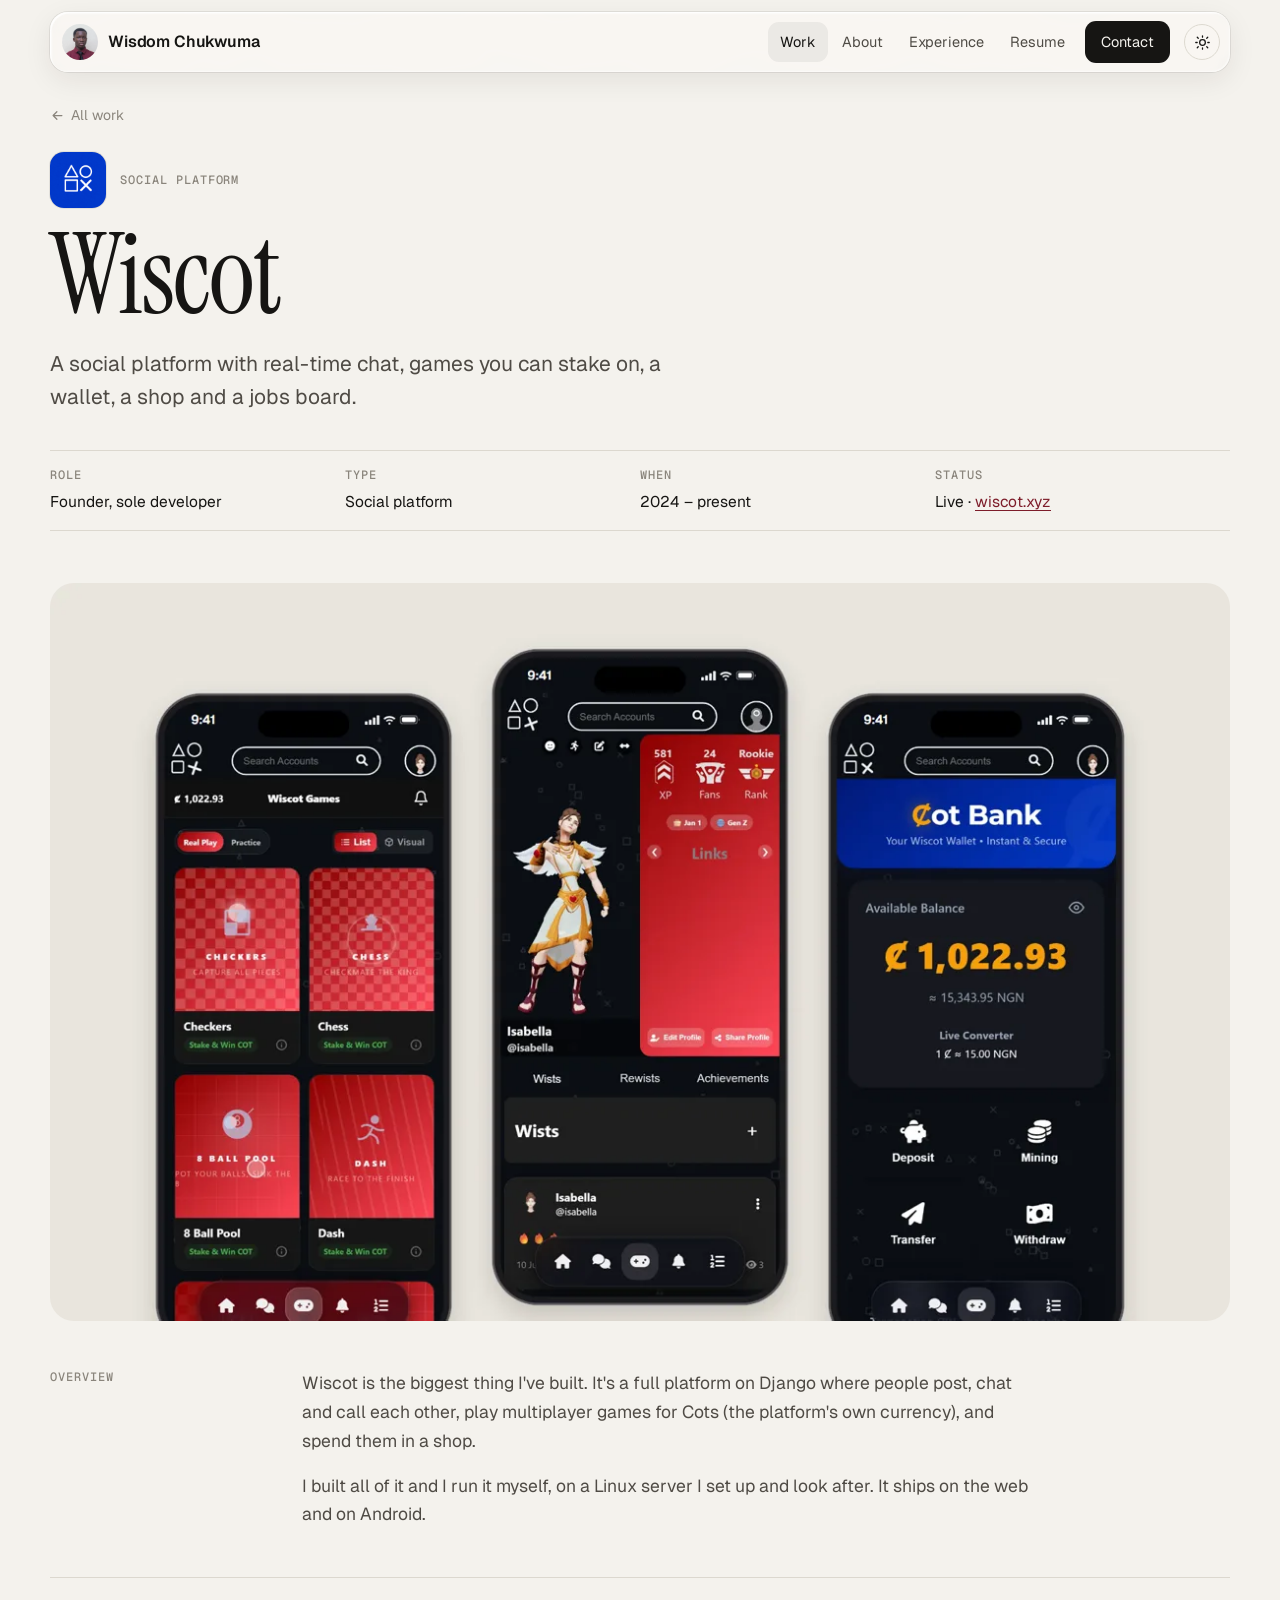
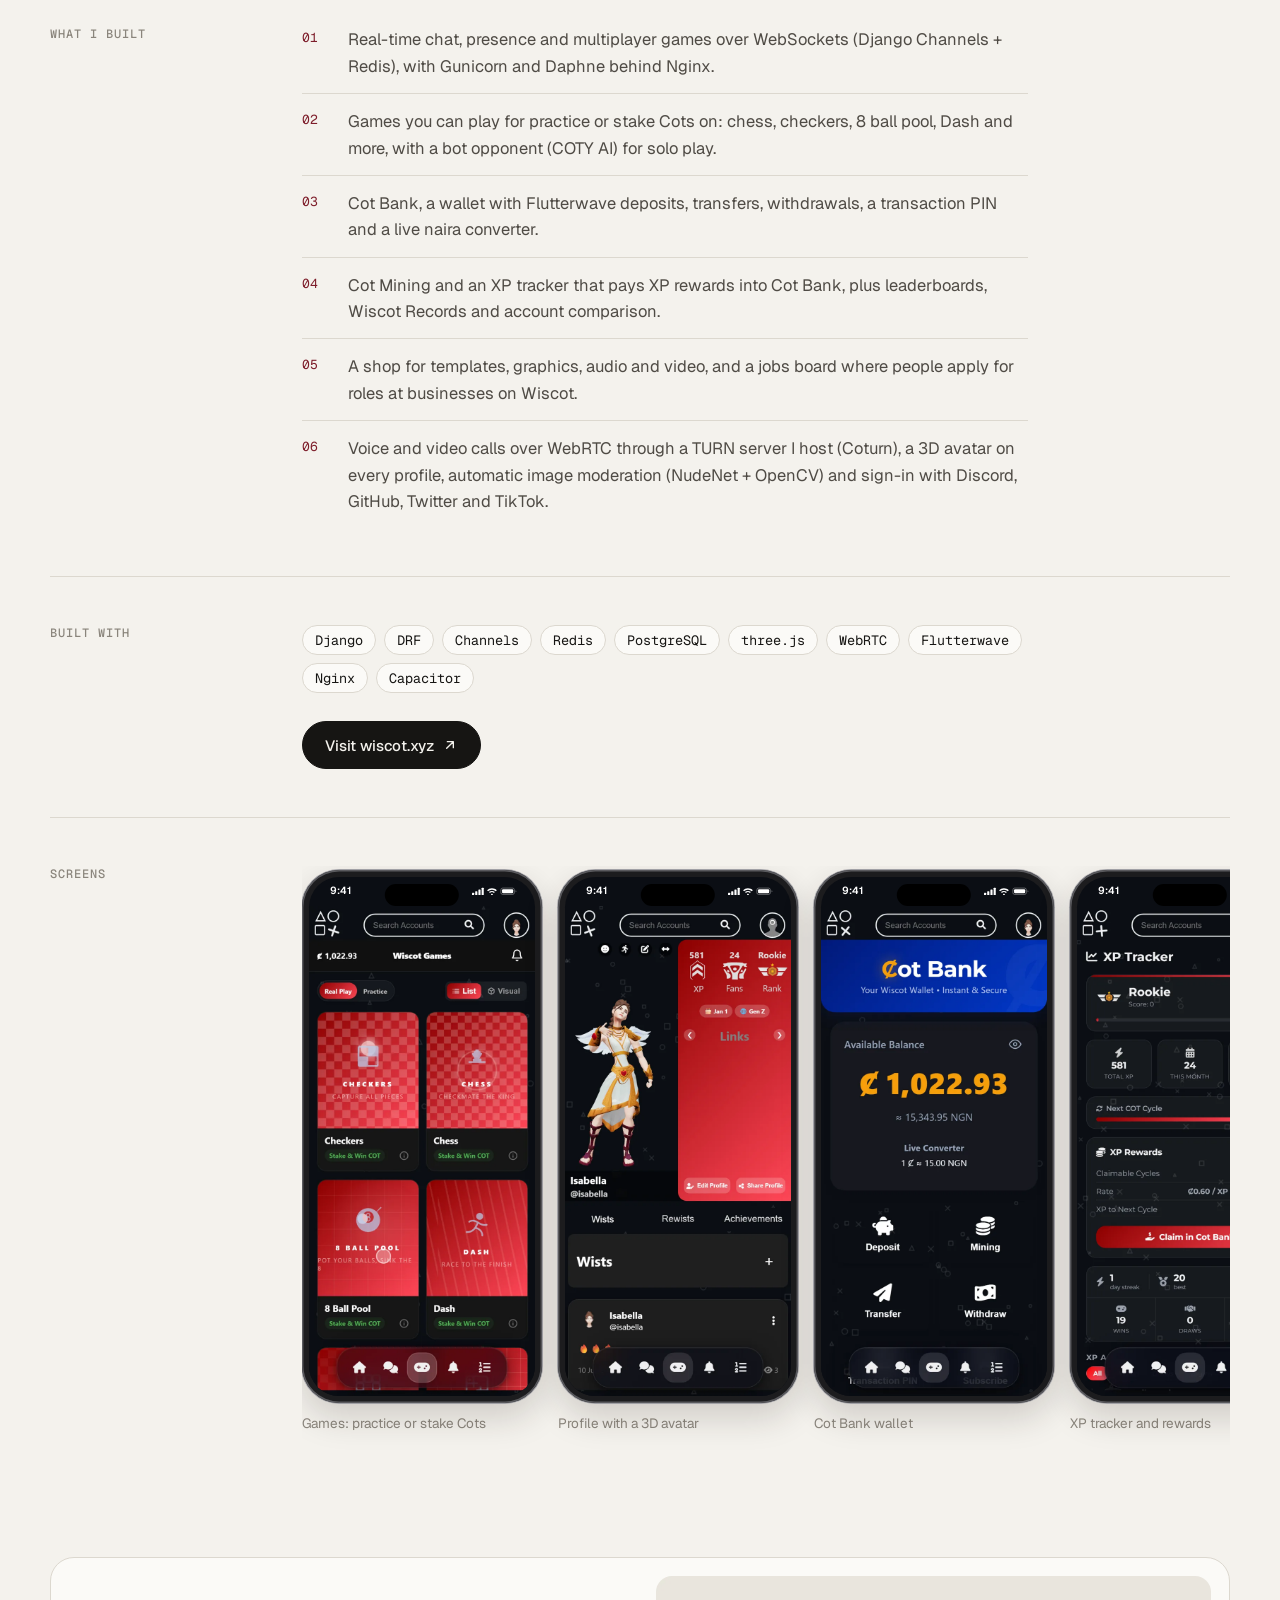
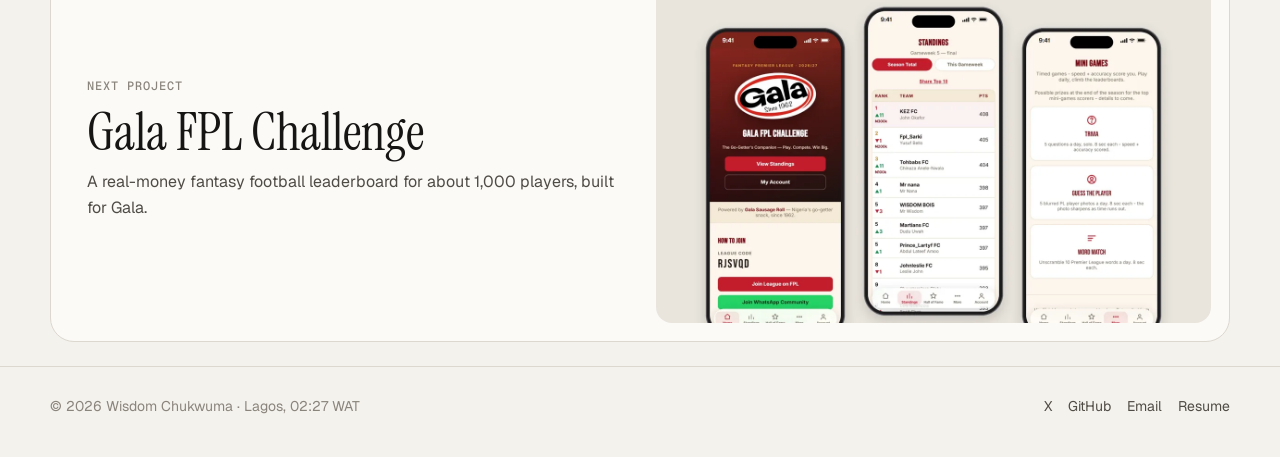
<file: projects/wiscot.html>
<!DOCTYPE html>
<html lang="en">
<head>
<meta charset="utf-8">
<meta name="viewport" content="width=device-width, initial-scale=1">
<title>Wiscot · Wisdom Chukwuma</title>
<meta name="description" content="A social platform with real-time chat, games you can stake on, a wallet, a shop and a jobs board.">
<link rel="canonical" href="https://www.wisdomchuks.cv/projects/wiscot.html">
<meta name="author" content="Wisdom Chukwuma">
<meta property="og:type" content="website">
<meta property="og:site_name" content="Wisdom Chukwuma">
<meta property="og:locale" content="en_NG">
<meta property="og:title" content="Wiscot · Wisdom Chukwuma">
<meta property="og:description" content="A social platform with real-time chat, games you can stake on, a wallet, a shop and a jobs board.">
<meta property="og:url" content="https://www.wisdomchuks.cv/projects/wiscot.html">
<meta property="og:image" content="https://www.wisdomchuks.cv/img/og/wiscot.png">
<meta property="og:image:type" content="image/png">
<meta property="og:image:width" content="1200">
<meta property="og:image:height" content="630">
<meta property="og:image:alt" content="Wiscot, a project by Wisdom Chukwuma">
<meta name="twitter:card" content="summary_large_image">
<meta name="twitter:site" content="@wisdomchukwumaa">
<meta name="twitter:creator" content="@wisdomchukwumaa">
<meta name="twitter:title" content="Wiscot · Wisdom Chukwuma">
<meta name="twitter:description" content="A social platform with real-time chat, games you can stake on, a wallet, a shop and a jobs board.">
<meta name="twitter:image" content="https://www.wisdomchuks.cv/img/og/wiscot.png">
<meta name="robots" content="index, follow, max-image-preview:large">
<meta name="theme-color" content="#f4f2ed" media="(prefers-color-scheme: light)">
<meta name="theme-color" content="#141311" media="(prefers-color-scheme: dark)">
<script>try{var t=localStorage.getItem('theme');if(t==='dark'||t==='light')document.documentElement.setAttribute('data-theme',t)}catch(e){}</script>
<link rel="icon" href="../favicon.svg" type="image/svg+xml">
<link rel="icon" href="../favicon-32.png" sizes="32x32" type="image/png">
<link rel="apple-touch-icon" href="../apple-touch-icon.png">
<link rel="preconnect" href="https://fonts.googleapis.com">
<link rel="preconnect" href="https://fonts.gstatic.com" crossorigin>
<link href="https://fonts.googleapis.com/css2?family=Instrument+Serif:ital@0;1&family=Geist:wght@400;500;600&family=Geist+Mono:wght@400;500&display=swap" rel="stylesheet">
<link rel="stylesheet" href="../css/style.css">
</head>
<body>
<svg class="sr" width="0" height="0" aria-hidden="true" focusable="false"><filter id="lg-distort" x="0%" y="0%" width="100%" height="100%" color-interpolation-filters="sRGB"><feTurbulence type="fractalNoise" baseFrequency="0.012 0.018" numOctaves="2" seed="7" result="noise"/><feGaussianBlur in="noise" stdDeviation="2.5" result="soft"/><feDisplacementMap in="SourceGraphic" in2="soft" scale="46" xChannelSelector="R" yChannelSelector="G"/></filter></svg>
<header class="top">
  <div class="bar">
    <div class="glass" aria-hidden="true"><div class="glass-fx"></div><div class="glass-tint"></div><div class="glass-shine"></div></div>
    <a class="brand" href="../index.html"><img src="../img/me/avatar.webp" alt="" width="32" height="32">Wisdom Chukwuma</a>
    <button class="theme-btn" type="button" aria-label="Switch between light and dark mode"><svg class="i-sun" viewBox="0 0 24 24" fill="none" stroke="currentColor" stroke-width="1.8" stroke-linecap="round" aria-hidden="true"><circle cx="12" cy="12" r="4"/><path d="M12 2.5v2M12 19.5v2M4.6 4.6l1.4 1.4M18 18l1.4 1.4M2.5 12h2M19.5 12h2M4.6 19.4 6 18M18 6l1.4-1.4"/></svg><svg class="i-moon" viewBox="0 0 24 24" fill="none" stroke="currentColor" stroke-width="1.8" stroke-linecap="round" stroke-linejoin="round" aria-hidden="true"><path d="M20 14.5A8 8 0 0 1 9.5 4a8 8 0 1 0 10.5 10.5Z"/></svg></button>
    <button class="menu-btn" type="button" aria-expanded="false" aria-controls="links" aria-label="Open menu"><span class="burger" aria-hidden="true"><i></i><i></i></span></button>
    <nav class="links" id="links" aria-label="Main">
      <a href="../projects.html" aria-current="page">Work</a>
      <a href="../index.html#about">About</a>
      <a href="../index.html#experience">Experience</a>
      <a href="../Wisdom_Chukwuma_Resume.pdf" target="_blank" rel="noopener">Resume</a>
      <a class="cta" href="../index.html#contact">Contact</a>
    </nav>
  </div>
</header>

<main>
  <div class="wrap">
    <a class="crumb" href="../projects.html"><svg viewBox="0 0 24 24" fill="none" stroke="currentColor" stroke-width="2" stroke-linecap="round" stroke-linejoin="round" aria-hidden="true"><path d="M19 12H5M11 6l-6 6 6 6"/></svg> All work</a>
    <header class="case-head">
      <div class="case-brand"><img src="../img/logos/wiscot.png" alt="Wiscot logo" width="56" height="56"><div class="label">Social platform</div></div>
      <h1 style="margin-top:14px">Wiscot</h1>
      <p class="lede">A social platform with real-time chat, games you can stake on, a wallet, a shop and a jobs board.</p>
      <dl class="meta"><div><dt class="label">Role</dt><dd>Founder, sole developer</dd></div><div><dt class="label">Type</dt><dd>Social platform</dd></div><div><dt class="label">When</dt><dd>2024 – present</dd></div><div><dt class="label">Status</dt><dd>Live · <a href="https://wiscot.xyz" target="_blank" rel="noopener">wiscot.xyz</a></dd></div></dl>
    </header>
    <div class="cover"><img src="../img/covers/wiscot.webp" alt="Screens from Wiscot" width="1200" height="750"></div>

    <section class="split">
      <div class="label">Overview</div>
      <div class="body"><p>Wiscot is the biggest thing I've built. It's a full platform on Django where people post, chat and call each other, play multiplayer games for Cots (the platform's own currency), and spend them in a shop.</p><p>I built all of it and I run it myself, on a Linux server I set up and look after. It ships on the web and on Android.</p></div>
    </section>
    <section class="split">
      <div class="label">What I built</div>
      <div class="body"><ul class="points"><li>Real-time chat, presence and multiplayer games over WebSockets (Django Channels + Redis), with Gunicorn and Daphne behind Nginx.</li><li>Games you can play for practice or stake Cots on: chess, checkers, 8 ball pool, Dash and more, with a bot opponent (COTY AI) for solo play.</li><li>Cot Bank, a wallet with Flutterwave deposits, transfers, withdrawals, a transaction PIN and a live naira converter.</li><li>Cot Mining and an XP tracker that pays XP rewards into Cot Bank, plus leaderboards, Wiscot Records and account comparison.</li><li>A shop for templates, graphics, audio and video, and a jobs board where people apply for roles at businesses on Wiscot.</li><li>Voice and video calls over WebRTC through a TURN server I host (Coturn), a 3D avatar on every profile, automatic image moderation (NudeNet + OpenCV) and sign-in with Discord, GitHub, Twitter and TikTok.</li></ul></div>
    </section>
    <section class="split">
      <div class="label">Built with</div>
      <div class="body"><div class="chips"><span>Django</span><span>DRF</span><span>Channels</span><span>Redis</span><span>PostgreSQL</span><span>three.js</span><span>WebRTC</span><span>Flutterwave</span><span>Nginx</span><span>Capacitor</span></div><p style="margin-top:28px"><a class="btn solid" href="https://wiscot.xyz" target="_blank" rel="noopener">Visit wiscot.xyz <svg viewBox="0 0 24 24" fill="none" stroke="currentColor" stroke-width="2" stroke-linecap="round" stroke-linejoin="round" aria-hidden="true"><path d="M7 17 17 7M8 7h9v9"/></svg></a></p></div>
    </section>
    <section class="split" style="border-bottom:0">
      <div class="label">Screens</div>
      <div class="body" style="max-width:none;min-width:0"><div class="shots phones" tabindex="0" aria-label="Screenshots, scroll sideways"><figure><div class="iphone" style="--sb:#0b0e14;--fg:#ffffff"><div class="frame"><div class="screen"><div class="sb" aria-hidden="true"><span class="t">9:41</span><span class="island"></span><span class="ind"><svg viewBox="0 0 64 12" aria-hidden="true"><g fill="currentColor"><rect x="0" y="8" width="3" height="4" rx="0.8"/><rect x="4.5" y="6" width="3" height="6" rx="0.8"/><rect x="9" y="3.5" width="3" height="8.5" rx="0.8"/><rect x="13.5" y="1" width="3" height="11" rx="0.8"/><path d="M28 3.2c2.6 0 5 1 6.8 2.7l-1.3 1.3A7.7 7.7 0 0 0 28 5a7.7 7.7 0 0 0-5.5 2.2l-1.3-1.3A9.6 9.6 0 0 1 28 3.2Zm0 3.6c1.6 0 3 .6 4.1 1.6L30.8 9.7a4 4 0 0 0-5.6 0l-1.3-1.3A5.8 5.8 0 0 1 28 6.8Zm0 3.5 1.5 1.5L28 13.3l-1.5-1.5L28 10.3Z" transform="translate(0,-1.3)"/><rect x="40.5" y="1.5" width="19" height="9" rx="2.6" fill="none" stroke="currentColor" stroke-opacity=".45"/><rect x="42.2" y="3.2" width="15.6" height="5.6" rx="1.4"/><path d="M61.2 4.6v2.8c.7-.2 1.2-.8 1.2-1.4s-.5-1.2-1.2-1.4Z" fill-opacity=".45"/></g></svg></span></div><img src="../img/work/wiscot/games.webp" alt="Wiscot: Games: practice or stake Cots" loading="lazy"></div></div></div><figcaption>Games: practice or stake Cots</figcaption></figure><figure><div class="iphone" style="--sb:#0b0e14;--fg:#ffffff"><div class="frame"><div class="screen"><div class="sb" aria-hidden="true"><span class="t">9:41</span><span class="island"></span><span class="ind"><svg viewBox="0 0 64 12" aria-hidden="true"><g fill="currentColor"><rect x="0" y="8" width="3" height="4" rx="0.8"/><rect x="4.5" y="6" width="3" height="6" rx="0.8"/><rect x="9" y="3.5" width="3" height="8.5" rx="0.8"/><rect x="13.5" y="1" width="3" height="11" rx="0.8"/><path d="M28 3.2c2.6 0 5 1 6.8 2.7l-1.3 1.3A7.7 7.7 0 0 0 28 5a7.7 7.7 0 0 0-5.5 2.2l-1.3-1.3A9.6 9.6 0 0 1 28 3.2Zm0 3.6c1.6 0 3 .6 4.1 1.6L30.8 9.7a4 4 0 0 0-5.6 0l-1.3-1.3A5.8 5.8 0 0 1 28 6.8Zm0 3.5 1.5 1.5L28 13.3l-1.5-1.5L28 10.3Z" transform="translate(0,-1.3)"/><rect x="40.5" y="1.5" width="19" height="9" rx="2.6" fill="none" stroke="currentColor" stroke-opacity=".45"/><rect x="42.2" y="3.2" width="15.6" height="5.6" rx="1.4"/><path d="M61.2 4.6v2.8c.7-.2 1.2-.8 1.2-1.4s-.5-1.2-1.2-1.4Z" fill-opacity=".45"/></g></svg></span></div><img src="../img/work/wiscot/profile.webp" alt="Wiscot: Profile with a 3D avatar" loading="lazy"></div></div></div><figcaption>Profile with a 3D avatar</figcaption></figure><figure><div class="iphone" style="--sb:#0b0e14;--fg:#ffffff"><div class="frame"><div class="screen"><div class="sb" aria-hidden="true"><span class="t">9:41</span><span class="island"></span><span class="ind"><svg viewBox="0 0 64 12" aria-hidden="true"><g fill="currentColor"><rect x="0" y="8" width="3" height="4" rx="0.8"/><rect x="4.5" y="6" width="3" height="6" rx="0.8"/><rect x="9" y="3.5" width="3" height="8.5" rx="0.8"/><rect x="13.5" y="1" width="3" height="11" rx="0.8"/><path d="M28 3.2c2.6 0 5 1 6.8 2.7l-1.3 1.3A7.7 7.7 0 0 0 28 5a7.7 7.7 0 0 0-5.5 2.2l-1.3-1.3A9.6 9.6 0 0 1 28 3.2Zm0 3.6c1.6 0 3 .6 4.1 1.6L30.8 9.7a4 4 0 0 0-5.6 0l-1.3-1.3A5.8 5.8 0 0 1 28 6.8Zm0 3.5 1.5 1.5L28 13.3l-1.5-1.5L28 10.3Z" transform="translate(0,-1.3)"/><rect x="40.5" y="1.5" width="19" height="9" rx="2.6" fill="none" stroke="currentColor" stroke-opacity=".45"/><rect x="42.2" y="3.2" width="15.6" height="5.6" rx="1.4"/><path d="M61.2 4.6v2.8c.7-.2 1.2-.8 1.2-1.4s-.5-1.2-1.2-1.4Z" fill-opacity=".45"/></g></svg></span></div><img src="../img/work/wiscot/cot-bank.webp" alt="Wiscot: Cot Bank wallet" loading="lazy"></div></div></div><figcaption>Cot Bank wallet</figcaption></figure><figure><div class="iphone" style="--sb:#0b0e14;--fg:#ffffff"><div class="frame"><div class="screen"><div class="sb" aria-hidden="true"><span class="t">9:41</span><span class="island"></span><span class="ind"><svg viewBox="0 0 64 12" aria-hidden="true"><g fill="currentColor"><rect x="0" y="8" width="3" height="4" rx="0.8"/><rect x="4.5" y="6" width="3" height="6" rx="0.8"/><rect x="9" y="3.5" width="3" height="8.5" rx="0.8"/><rect x="13.5" y="1" width="3" height="11" rx="0.8"/><path d="M28 3.2c2.6 0 5 1 6.8 2.7l-1.3 1.3A7.7 7.7 0 0 0 28 5a7.7 7.7 0 0 0-5.5 2.2l-1.3-1.3A9.6 9.6 0 0 1 28 3.2Zm0 3.6c1.6 0 3 .6 4.1 1.6L30.8 9.7a4 4 0 0 0-5.6 0l-1.3-1.3A5.8 5.8 0 0 1 28 6.8Zm0 3.5 1.5 1.5L28 13.3l-1.5-1.5L28 10.3Z" transform="translate(0,-1.3)"/><rect x="40.5" y="1.5" width="19" height="9" rx="2.6" fill="none" stroke="currentColor" stroke-opacity=".45"/><rect x="42.2" y="3.2" width="15.6" height="5.6" rx="1.4"/><path d="M61.2 4.6v2.8c.7-.2 1.2-.8 1.2-1.4s-.5-1.2-1.2-1.4Z" fill-opacity=".45"/></g></svg></span></div><img src="../img/work/wiscot/xp-tracker.webp" alt="Wiscot: XP tracker and rewards" loading="lazy"></div></div></div><figcaption>XP tracker and rewards</figcaption></figure><figure><div class="iphone" style="--sb:#0b0e14;--fg:#ffffff"><div class="frame"><div class="screen"><div class="sb" aria-hidden="true"><span class="t">9:41</span><span class="island"></span><span class="ind"><svg viewBox="0 0 64 12" aria-hidden="true"><g fill="currentColor"><rect x="0" y="8" width="3" height="4" rx="0.8"/><rect x="4.5" y="6" width="3" height="6" rx="0.8"/><rect x="9" y="3.5" width="3" height="8.5" rx="0.8"/><rect x="13.5" y="1" width="3" height="11" rx="0.8"/><path d="M28 3.2c2.6 0 5 1 6.8 2.7l-1.3 1.3A7.7 7.7 0 0 0 28 5a7.7 7.7 0 0 0-5.5 2.2l-1.3-1.3A9.6 9.6 0 0 1 28 3.2Zm0 3.6c1.6 0 3 .6 4.1 1.6L30.8 9.7a4 4 0 0 0-5.6 0l-1.3-1.3A5.8 5.8 0 0 1 28 6.8Zm0 3.5 1.5 1.5L28 13.3l-1.5-1.5L28 10.3Z" transform="translate(0,-1.3)"/><rect x="40.5" y="1.5" width="19" height="9" rx="2.6" fill="none" stroke="currentColor" stroke-opacity=".45"/><rect x="42.2" y="3.2" width="15.6" height="5.6" rx="1.4"/><path d="M61.2 4.6v2.8c.7-.2 1.2-.8 1.2-1.4s-.5-1.2-1.2-1.4Z" fill-opacity=".45"/></g></svg></span></div><img src="../img/work/wiscot/leaderboard.webp" alt="Wiscot: Leaderboard" loading="lazy"></div></div></div><figcaption>Leaderboard</figcaption></figure><figure><div class="iphone" style="--sb:#0b0e14;--fg:#ffffff"><div class="frame"><div class="screen"><div class="sb" aria-hidden="true"><span class="t">9:41</span><span class="island"></span><span class="ind"><svg viewBox="0 0 64 12" aria-hidden="true"><g fill="currentColor"><rect x="0" y="8" width="3" height="4" rx="0.8"/><rect x="4.5" y="6" width="3" height="6" rx="0.8"/><rect x="9" y="3.5" width="3" height="8.5" rx="0.8"/><rect x="13.5" y="1" width="3" height="11" rx="0.8"/><path d="M28 3.2c2.6 0 5 1 6.8 2.7l-1.3 1.3A7.7 7.7 0 0 0 28 5a7.7 7.7 0 0 0-5.5 2.2l-1.3-1.3A9.6 9.6 0 0 1 28 3.2Zm0 3.6c1.6 0 3 .6 4.1 1.6L30.8 9.7a4 4 0 0 0-5.6 0l-1.3-1.3A5.8 5.8 0 0 1 28 6.8Zm0 3.5 1.5 1.5L28 13.3l-1.5-1.5L28 10.3Z" transform="translate(0,-1.3)"/><rect x="40.5" y="1.5" width="19" height="9" rx="2.6" fill="none" stroke="currentColor" stroke-opacity=".45"/><rect x="42.2" y="3.2" width="15.6" height="5.6" rx="1.4"/><path d="M61.2 4.6v2.8c.7-.2 1.2-.8 1.2-1.4s-.5-1.2-1.2-1.4Z" fill-opacity=".45"/></g></svg></span></div><img src="../img/work/wiscot/records.webp" alt="Wiscot: Wiscot Records" loading="lazy"></div></div></div><figcaption>Wiscot Records</figcaption></figure><figure><div class="iphone" style="--sb:#0b0e14;--fg:#ffffff"><div class="frame"><div class="screen"><div class="sb" aria-hidden="true"><span class="t">9:41</span><span class="island"></span><span class="ind"><svg viewBox="0 0 64 12" aria-hidden="true"><g fill="currentColor"><rect x="0" y="8" width="3" height="4" rx="0.8"/><rect x="4.5" y="6" width="3" height="6" rx="0.8"/><rect x="9" y="3.5" width="3" height="8.5" rx="0.8"/><rect x="13.5" y="1" width="3" height="11" rx="0.8"/><path d="M28 3.2c2.6 0 5 1 6.8 2.7l-1.3 1.3A7.7 7.7 0 0 0 28 5a7.7 7.7 0 0 0-5.5 2.2l-1.3-1.3A9.6 9.6 0 0 1 28 3.2Zm0 3.6c1.6 0 3 .6 4.1 1.6L30.8 9.7a4 4 0 0 0-5.6 0l-1.3-1.3A5.8 5.8 0 0 1 28 6.8Zm0 3.5 1.5 1.5L28 13.3l-1.5-1.5L28 10.3Z" transform="translate(0,-1.3)"/><rect x="40.5" y="1.5" width="19" height="9" rx="2.6" fill="none" stroke="currentColor" stroke-opacity=".45"/><rect x="42.2" y="3.2" width="15.6" height="5.6" rx="1.4"/><path d="M61.2 4.6v2.8c.7-.2 1.2-.8 1.2-1.4s-.5-1.2-1.2-1.4Z" fill-opacity=".45"/></g></svg></span></div><img src="../img/work/wiscot/shop.webp" alt="Wiscot: Shop" loading="lazy"></div></div></div><figcaption>Shop</figcaption></figure><figure><div class="iphone" style="--sb:#0b0e14;--fg:#ffffff"><div class="frame"><div class="screen"><div class="sb" aria-hidden="true"><span class="t">9:41</span><span class="island"></span><span class="ind"><svg viewBox="0 0 64 12" aria-hidden="true"><g fill="currentColor"><rect x="0" y="8" width="3" height="4" rx="0.8"/><rect x="4.5" y="6" width="3" height="6" rx="0.8"/><rect x="9" y="3.5" width="3" height="8.5" rx="0.8"/><rect x="13.5" y="1" width="3" height="11" rx="0.8"/><path d="M28 3.2c2.6 0 5 1 6.8 2.7l-1.3 1.3A7.7 7.7 0 0 0 28 5a7.7 7.7 0 0 0-5.5 2.2l-1.3-1.3A9.6 9.6 0 0 1 28 3.2Zm0 3.6c1.6 0 3 .6 4.1 1.6L30.8 9.7a4 4 0 0 0-5.6 0l-1.3-1.3A5.8 5.8 0 0 1 28 6.8Zm0 3.5 1.5 1.5L28 13.3l-1.5-1.5L28 10.3Z" transform="translate(0,-1.3)"/><rect x="40.5" y="1.5" width="19" height="9" rx="2.6" fill="none" stroke="currentColor" stroke-opacity=".45"/><rect x="42.2" y="3.2" width="15.6" height="5.6" rx="1.4"/><path d="M61.2 4.6v2.8c.7-.2 1.2-.8 1.2-1.4s-.5-1.2-1.2-1.4Z" fill-opacity=".45"/></g></svg></span></div><img src="../img/work/wiscot/jobs.webp" alt="Wiscot: Jobs board" loading="lazy"></div></div></div><figcaption>Jobs board</figcaption></figure><figure><div class="iphone" style="--sb:#0b0e14;--fg:#ffffff"><div class="frame"><div class="screen"><div class="sb" aria-hidden="true"><span class="t">9:41</span><span class="island"></span><span class="ind"><svg viewBox="0 0 64 12" aria-hidden="true"><g fill="currentColor"><rect x="0" y="8" width="3" height="4" rx="0.8"/><rect x="4.5" y="6" width="3" height="6" rx="0.8"/><rect x="9" y="3.5" width="3" height="8.5" rx="0.8"/><rect x="13.5" y="1" width="3" height="11" rx="0.8"/><path d="M28 3.2c2.6 0 5 1 6.8 2.7l-1.3 1.3A7.7 7.7 0 0 0 28 5a7.7 7.7 0 0 0-5.5 2.2l-1.3-1.3A9.6 9.6 0 0 1 28 3.2Zm0 3.6c1.6 0 3 .6 4.1 1.6L30.8 9.7a4 4 0 0 0-5.6 0l-1.3-1.3A5.8 5.8 0 0 1 28 6.8Zm0 3.5 1.5 1.5L28 13.3l-1.5-1.5L28 10.3Z" transform="translate(0,-1.3)"/><rect x="40.5" y="1.5" width="19" height="9" rx="2.6" fill="none" stroke="currentColor" stroke-opacity=".45"/><rect x="42.2" y="3.2" width="15.6" height="5.6" rx="1.4"/><path d="M61.2 4.6v2.8c.7-.2 1.2-.8 1.2-1.4s-.5-1.2-1.2-1.4Z" fill-opacity=".45"/></g></svg></span></div><img src="../img/work/wiscot/compare.webp" alt="Wiscot: Compare accounts" loading="lazy"></div></div></div><figcaption>Compare accounts</figcaption></figure></div></div>
    </section>

    <a class="next" href="gala-fpl.html">
      <div class="txt"><div class="label">Next project</div><h2>Gala FPL Challenge</h2><p style="margin-top:10px">A real-money fantasy football leaderboard for about 1,000 players, built for Gala.</p></div>
      <img src="../img/covers/gala-fpl.webp" alt="" width="1200" height="750" loading="lazy">
    </a>
  </div>
</main>
<footer>
  <div class="wrap">
    <span>© 2026 Wisdom Chukwuma · Lagos, <span id="lagosTime"></span> WAT</span>
    <span><a href="https://x.com/wisdomchukwumaa" target="_blank" rel="noopener">X</a><a href="https://github.com/wisdom-chukwuma" target="_blank" rel="noopener">GitHub</a><a href="mailto:kenewisdom4@gmail.com">Email</a><a href="../Wisdom_Chukwuma_Resume.pdf" target="_blank" rel="noopener">Resume</a></span>
  </div>
</footer>
<script src="../js/main.js" defer></script>
</body>
</html>
</file>
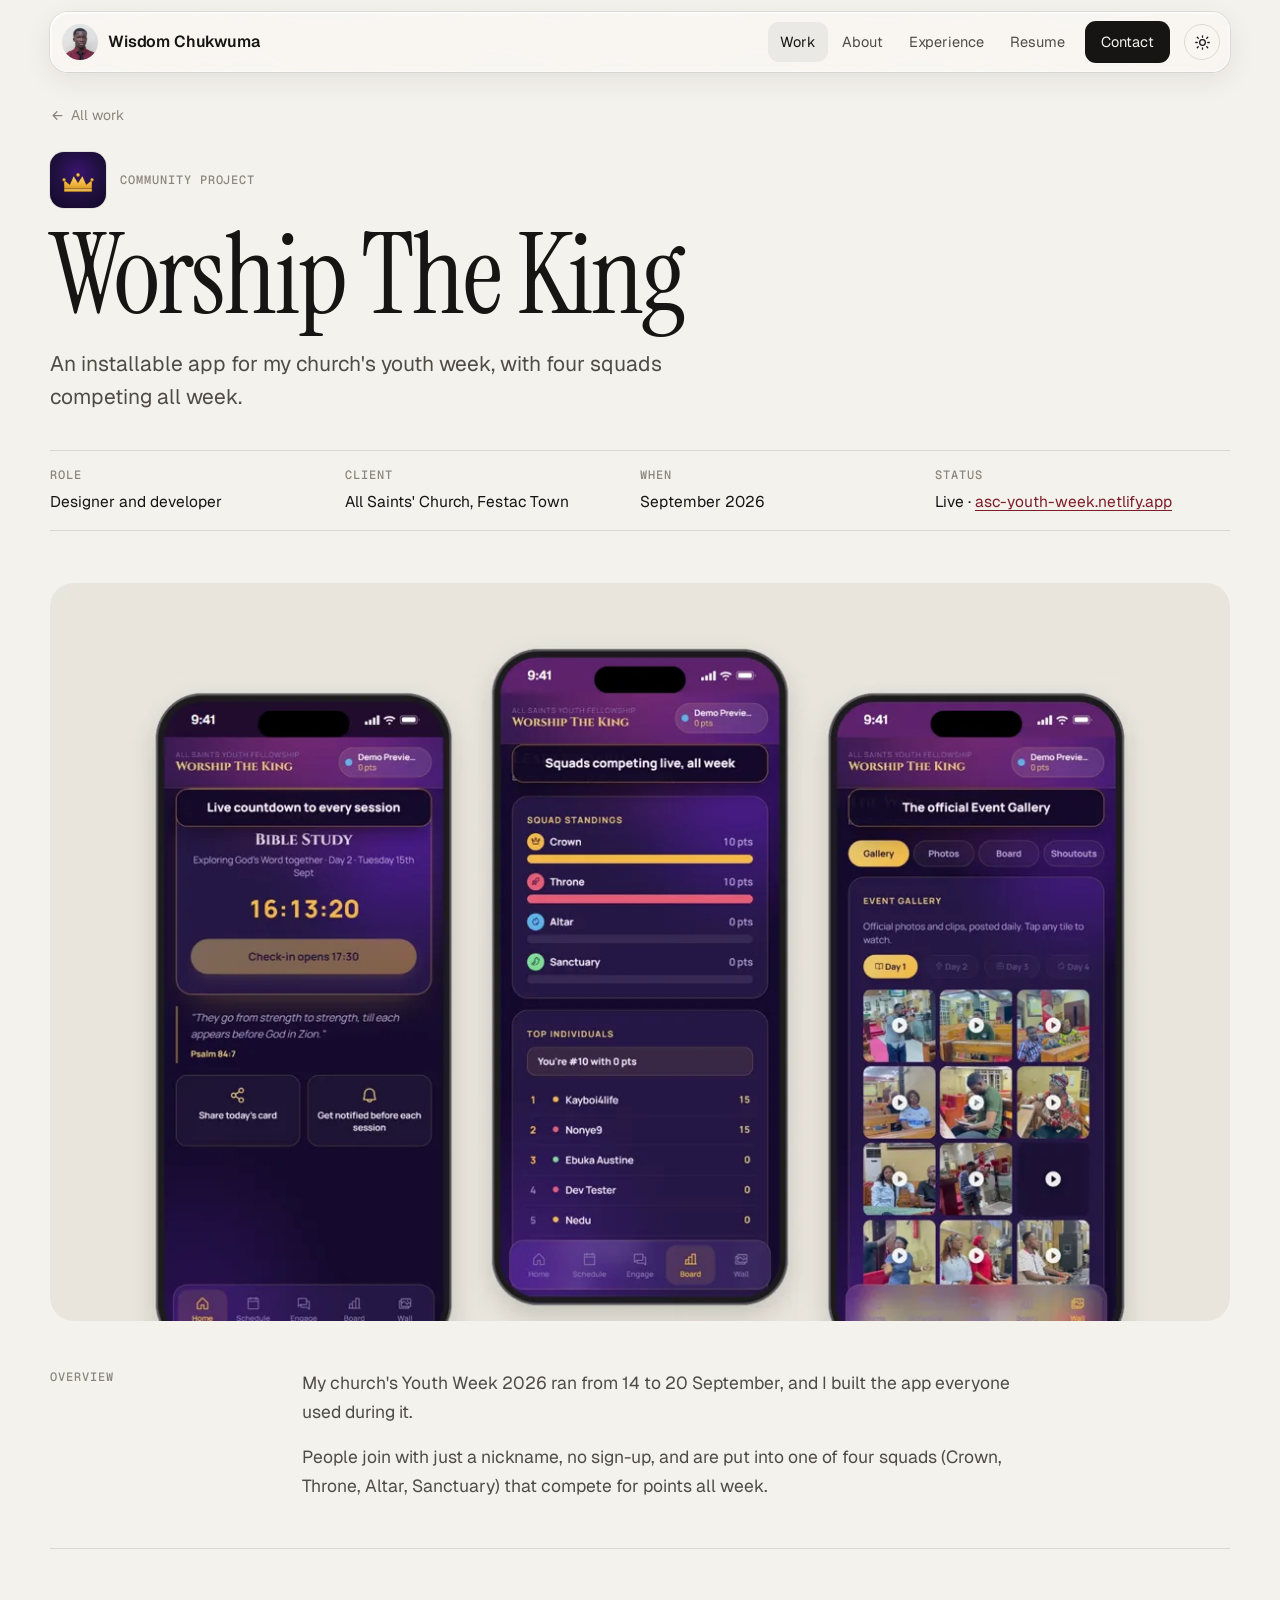
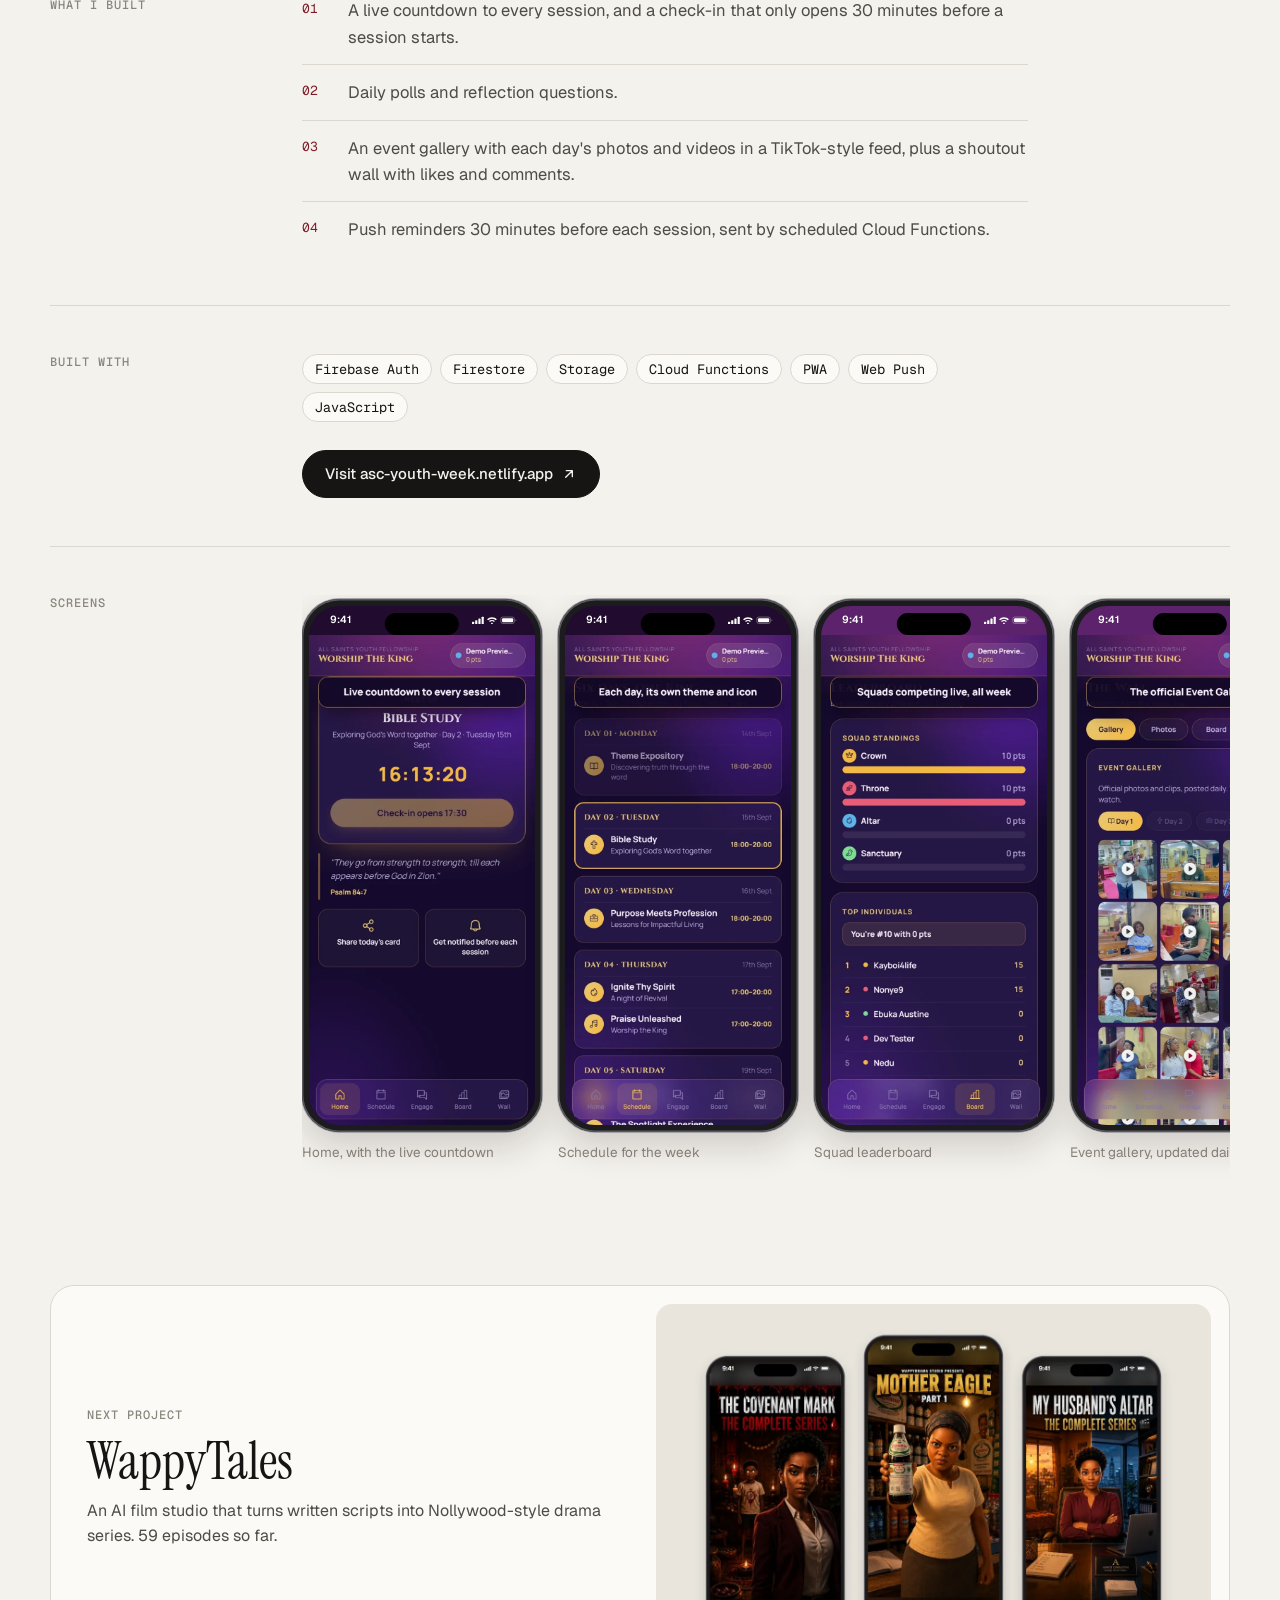
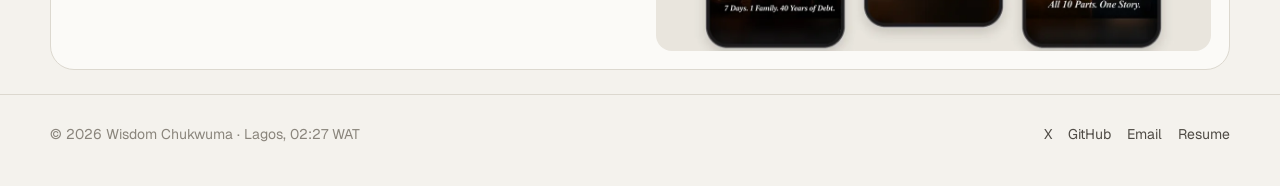
<file: projects/worship-the-king.html>
<!DOCTYPE html>
<html lang="en">
<head>
<meta charset="utf-8">
<meta name="viewport" content="width=device-width, initial-scale=1">
<title>Worship The King · Wisdom Chukwuma</title>
<meta name="description" content="An installable app for my church's youth week, with four squads competing all week.">
<link rel="canonical" href="https://www.wisdomchuks.cv/projects/worship-the-king.html">
<meta name="author" content="Wisdom Chukwuma">
<meta property="og:type" content="website">
<meta property="og:site_name" content="Wisdom Chukwuma">
<meta property="og:locale" content="en_NG">
<meta property="og:title" content="Worship The King · Wisdom Chukwuma">
<meta property="og:description" content="An installable app for my church's youth week, with four squads competing all week.">
<meta property="og:url" content="https://www.wisdomchuks.cv/projects/worship-the-king.html">
<meta property="og:image" content="https://www.wisdomchuks.cv/img/og/worship-the-king.png">
<meta property="og:image:type" content="image/png">
<meta property="og:image:width" content="1200">
<meta property="og:image:height" content="630">
<meta property="og:image:alt" content="Worship The King, a project by Wisdom Chukwuma">
<meta name="twitter:card" content="summary_large_image">
<meta name="twitter:site" content="@wisdomchukwumaa">
<meta name="twitter:creator" content="@wisdomchukwumaa">
<meta name="twitter:title" content="Worship The King · Wisdom Chukwuma">
<meta name="twitter:description" content="An installable app for my church's youth week, with four squads competing all week.">
<meta name="twitter:image" content="https://www.wisdomchuks.cv/img/og/worship-the-king.png">
<meta name="robots" content="index, follow, max-image-preview:large">
<meta name="theme-color" content="#f4f2ed" media="(prefers-color-scheme: light)">
<meta name="theme-color" content="#141311" media="(prefers-color-scheme: dark)">
<script>try{var t=localStorage.getItem('theme');if(t==='dark'||t==='light')document.documentElement.setAttribute('data-theme',t)}catch(e){}</script>
<link rel="icon" href="../favicon.svg" type="image/svg+xml">
<link rel="icon" href="../favicon-32.png" sizes="32x32" type="image/png">
<link rel="apple-touch-icon" href="../apple-touch-icon.png">
<link rel="preconnect" href="https://fonts.googleapis.com">
<link rel="preconnect" href="https://fonts.gstatic.com" crossorigin>
<link href="https://fonts.googleapis.com/css2?family=Instrument+Serif:ital@0;1&family=Geist:wght@400;500;600&family=Geist+Mono:wght@400;500&display=swap" rel="stylesheet">
<link rel="stylesheet" href="../css/style.css">
</head>
<body>
<svg class="sr" width="0" height="0" aria-hidden="true" focusable="false"><filter id="lg-distort" x="0%" y="0%" width="100%" height="100%" color-interpolation-filters="sRGB"><feTurbulence type="fractalNoise" baseFrequency="0.012 0.018" numOctaves="2" seed="7" result="noise"/><feGaussianBlur in="noise" stdDeviation="2.5" result="soft"/><feDisplacementMap in="SourceGraphic" in2="soft" scale="46" xChannelSelector="R" yChannelSelector="G"/></filter></svg>
<header class="top">
  <div class="bar">
    <div class="glass" aria-hidden="true"><div class="glass-fx"></div><div class="glass-tint"></div><div class="glass-shine"></div></div>
    <a class="brand" href="../index.html"><img src="../img/me/avatar.webp" alt="" width="32" height="32">Wisdom Chukwuma</a>
    <button class="theme-btn" type="button" aria-label="Switch between light and dark mode"><svg class="i-sun" viewBox="0 0 24 24" fill="none" stroke="currentColor" stroke-width="1.8" stroke-linecap="round" aria-hidden="true"><circle cx="12" cy="12" r="4"/><path d="M12 2.5v2M12 19.5v2M4.6 4.6l1.4 1.4M18 18l1.4 1.4M2.5 12h2M19.5 12h2M4.6 19.4 6 18M18 6l1.4-1.4"/></svg><svg class="i-moon" viewBox="0 0 24 24" fill="none" stroke="currentColor" stroke-width="1.8" stroke-linecap="round" stroke-linejoin="round" aria-hidden="true"><path d="M20 14.5A8 8 0 0 1 9.5 4a8 8 0 1 0 10.5 10.5Z"/></svg></button>
    <button class="menu-btn" type="button" aria-expanded="false" aria-controls="links" aria-label="Open menu"><span class="burger" aria-hidden="true"><i></i><i></i></span></button>
    <nav class="links" id="links" aria-label="Main">
      <a href="../projects.html" aria-current="page">Work</a>
      <a href="../index.html#about">About</a>
      <a href="../index.html#experience">Experience</a>
      <a href="../Wisdom_Chukwuma_Resume.pdf" target="_blank" rel="noopener">Resume</a>
      <a class="cta" href="../index.html#contact">Contact</a>
    </nav>
  </div>
</header>

<main>
  <div class="wrap">
    <a class="crumb" href="../projects.html"><svg viewBox="0 0 24 24" fill="none" stroke="currentColor" stroke-width="2" stroke-linecap="round" stroke-linejoin="round" aria-hidden="true"><path d="M19 12H5M11 6l-6 6 6 6"/></svg> All work</a>
    <header class="case-head">
      <div class="case-brand"><img src="../img/logos/worship-the-king.png" alt="Worship The King logo" width="56" height="56"><div class="label">Community project</div></div>
      <h1 style="margin-top:14px">Worship The King</h1>
      <p class="lede">An installable app for my church's youth week, with four squads competing all week.</p>
      <dl class="meta"><div><dt class="label">Role</dt><dd>Designer and developer</dd></div><div><dt class="label">Client</dt><dd>All Saints' Church, Festac Town</dd></div><div><dt class="label">When</dt><dd>September 2026</dd></div><div><dt class="label">Status</dt><dd>Live · <a href="https://asc-youth-week.netlify.app" target="_blank" rel="noopener">asc-youth-week.netlify.app</a></dd></div></dl>
    </header>
    <div class="cover"><img src="../img/covers/worship-the-king.webp" alt="Screens from Worship The King" width="1200" height="750"></div>

    <section class="split">
      <div class="label">Overview</div>
      <div class="body"><p>My church's Youth Week 2026 ran from 14 to 20 September, and I built the app everyone used during it.</p><p>People join with just a nickname, no sign-up, and are put into one of four squads (Crown, Throne, Altar, Sanctuary) that compete for points all week.</p></div>
    </section>
    <section class="split">
      <div class="label">What I built</div>
      <div class="body"><ul class="points"><li>A live countdown to every session, and a check-in that only opens 30 minutes before a session starts.</li><li>Daily polls and reflection questions.</li><li>An event gallery with each day's photos and videos in a TikTok-style feed, plus a shoutout wall with likes and comments.</li><li>Push reminders 30 minutes before each session, sent by scheduled Cloud Functions.</li></ul></div>
    </section>
    <section class="split">
      <div class="label">Built with</div>
      <div class="body"><div class="chips"><span>Firebase Auth</span><span>Firestore</span><span>Storage</span><span>Cloud Functions</span><span>PWA</span><span>Web Push</span><span>JavaScript</span></div><p style="margin-top:28px"><a class="btn solid" href="https://asc-youth-week.netlify.app" target="_blank" rel="noopener">Visit asc-youth-week.netlify.app <svg viewBox="0 0 24 24" fill="none" stroke="currentColor" stroke-width="2" stroke-linecap="round" stroke-linejoin="round" aria-hidden="true"><path d="M7 17 17 7M8 7h9v9"/></svg></a></p></div>
    </section>
    <section class="split" style="border-bottom:0">
      <div class="label">Screens</div>
      <div class="body" style="max-width:none;min-width:0"><div class="shots phones" tabindex="0" aria-label="Screenshots, scroll sideways"><figure><div class="iphone" style="--sb:#210c2f;--fg:#ffffff"><div class="frame"><div class="screen"><div class="sb" aria-hidden="true"><span class="t">9:41</span><span class="island"></span><span class="ind"><svg viewBox="0 0 64 12" aria-hidden="true"><g fill="currentColor"><rect x="0" y="8" width="3" height="4" rx="0.8"/><rect x="4.5" y="6" width="3" height="6" rx="0.8"/><rect x="9" y="3.5" width="3" height="8.5" rx="0.8"/><rect x="13.5" y="1" width="3" height="11" rx="0.8"/><path d="M28 3.2c2.6 0 5 1 6.8 2.7l-1.3 1.3A7.7 7.7 0 0 0 28 5a7.7 7.7 0 0 0-5.5 2.2l-1.3-1.3A9.6 9.6 0 0 1 28 3.2Zm0 3.6c1.6 0 3 .6 4.1 1.6L30.8 9.7a4 4 0 0 0-5.6 0l-1.3-1.3A5.8 5.8 0 0 1 28 6.8Zm0 3.5 1.5 1.5L28 13.3l-1.5-1.5L28 10.3Z" transform="translate(0,-1.3)"/><rect x="40.5" y="1.5" width="19" height="9" rx="2.6" fill="none" stroke="currentColor" stroke-opacity=".45"/><rect x="42.2" y="3.2" width="15.6" height="5.6" rx="1.4"/><path d="M61.2 4.6v2.8c.7-.2 1.2-.8 1.2-1.4s-.5-1.2-1.2-1.4Z" fill-opacity=".45"/></g></svg></span></div><img src="../img/work/church/home.webp" alt="Worship The King: Home, with the live countdown" loading="lazy"></div></div></div><figcaption>Home, with the live countdown</figcaption></figure><figure><div class="iphone" style="--sb:#210c2f;--fg:#ffffff"><div class="frame"><div class="screen"><div class="sb" aria-hidden="true"><span class="t">9:41</span><span class="island"></span><span class="ind"><svg viewBox="0 0 64 12" aria-hidden="true"><g fill="currentColor"><rect x="0" y="8" width="3" height="4" rx="0.8"/><rect x="4.5" y="6" width="3" height="6" rx="0.8"/><rect x="9" y="3.5" width="3" height="8.5" rx="0.8"/><rect x="13.5" y="1" width="3" height="11" rx="0.8"/><path d="M28 3.2c2.6 0 5 1 6.8 2.7l-1.3 1.3A7.7 7.7 0 0 0 28 5a7.7 7.7 0 0 0-5.5 2.2l-1.3-1.3A9.6 9.6 0 0 1 28 3.2Zm0 3.6c1.6 0 3 .6 4.1 1.6L30.8 9.7a4 4 0 0 0-5.6 0l-1.3-1.3A5.8 5.8 0 0 1 28 6.8Zm0 3.5 1.5 1.5L28 13.3l-1.5-1.5L28 10.3Z" transform="translate(0,-1.3)"/><rect x="40.5" y="1.5" width="19" height="9" rx="2.6" fill="none" stroke="currentColor" stroke-opacity=".45"/><rect x="42.2" y="3.2" width="15.6" height="5.6" rx="1.4"/><path d="M61.2 4.6v2.8c.7-.2 1.2-.8 1.2-1.4s-.5-1.2-1.2-1.4Z" fill-opacity=".45"/></g></svg></span></div><img src="../img/work/church/schedule.webp" alt="Worship The King: Schedule for the week" loading="lazy"></div></div></div><figcaption>Schedule for the week</figcaption></figure><figure><div class="iphone" style="--sb:#5d226c;--fg:#ffffff"><div class="frame"><div class="screen"><div class="sb" aria-hidden="true"><span class="t">9:41</span><span class="island"></span><span class="ind"><svg viewBox="0 0 64 12" aria-hidden="true"><g fill="currentColor"><rect x="0" y="8" width="3" height="4" rx="0.8"/><rect x="4.5" y="6" width="3" height="6" rx="0.8"/><rect x="9" y="3.5" width="3" height="8.5" rx="0.8"/><rect x="13.5" y="1" width="3" height="11" rx="0.8"/><path d="M28 3.2c2.6 0 5 1 6.8 2.7l-1.3 1.3A7.7 7.7 0 0 0 28 5a7.7 7.7 0 0 0-5.5 2.2l-1.3-1.3A9.6 9.6 0 0 1 28 3.2Zm0 3.6c1.6 0 3 .6 4.1 1.6L30.8 9.7a4 4 0 0 0-5.6 0l-1.3-1.3A5.8 5.8 0 0 1 28 6.8Zm0 3.5 1.5 1.5L28 13.3l-1.5-1.5L28 10.3Z" transform="translate(0,-1.3)"/><rect x="40.5" y="1.5" width="19" height="9" rx="2.6" fill="none" stroke="currentColor" stroke-opacity=".45"/><rect x="42.2" y="3.2" width="15.6" height="5.6" rx="1.4"/><path d="M61.2 4.6v2.8c.7-.2 1.2-.8 1.2-1.4s-.5-1.2-1.2-1.4Z" fill-opacity=".45"/></g></svg></span></div><img src="../img/work/church/leaderboard.webp" alt="Worship The King: Squad leaderboard" loading="lazy"></div></div></div><figcaption>Squad leaderboard</figcaption></figure><figure><div class="iphone" style="--sb:#5d226c;--fg:#ffffff"><div class="frame"><div class="screen"><div class="sb" aria-hidden="true"><span class="t">9:41</span><span class="island"></span><span class="ind"><svg viewBox="0 0 64 12" aria-hidden="true"><g fill="currentColor"><rect x="0" y="8" width="3" height="4" rx="0.8"/><rect x="4.5" y="6" width="3" height="6" rx="0.8"/><rect x="9" y="3.5" width="3" height="8.5" rx="0.8"/><rect x="13.5" y="1" width="3" height="11" rx="0.8"/><path d="M28 3.2c2.6 0 5 1 6.8 2.7l-1.3 1.3A7.7 7.7 0 0 0 28 5a7.7 7.7 0 0 0-5.5 2.2l-1.3-1.3A9.6 9.6 0 0 1 28 3.2Zm0 3.6c1.6 0 3 .6 4.1 1.6L30.8 9.7a4 4 0 0 0-5.6 0l-1.3-1.3A5.8 5.8 0 0 1 28 6.8Zm0 3.5 1.5 1.5L28 13.3l-1.5-1.5L28 10.3Z" transform="translate(0,-1.3)"/><rect x="40.5" y="1.5" width="19" height="9" rx="2.6" fill="none" stroke="currentColor" stroke-opacity=".45"/><rect x="42.2" y="3.2" width="15.6" height="5.6" rx="1.4"/><path d="M61.2 4.6v2.8c.7-.2 1.2-.8 1.2-1.4s-.5-1.2-1.2-1.4Z" fill-opacity=".45"/></g></svg></span></div><img src="../img/work/church/gallery.webp" alt="Worship The King: Event gallery, updated daily" loading="lazy"></div></div></div><figcaption>Event gallery, updated daily</figcaption></figure></div></div>
    </section>

    <a class="next" href="wappytales.html">
      <div class="txt"><div class="label">Next project</div><h2>WappyTales</h2><p style="margin-top:10px">An AI film studio that turns written scripts into Nollywood-style drama series. 59 episodes so far.</p></div>
      <img src="../img/covers/wappytales.webp" alt="" width="1200" height="750" loading="lazy">
    </a>
  </div>
</main>
<footer>
  <div class="wrap">
    <span>© 2026 Wisdom Chukwuma · Lagos, <span id="lagosTime"></span> WAT</span>
    <span><a href="https://x.com/wisdomchukwumaa" target="_blank" rel="noopener">X</a><a href="https://github.com/wisdom-chukwuma" target="_blank" rel="noopener">GitHub</a><a href="mailto:kenewisdom4@gmail.com">Email</a><a href="../Wisdom_Chukwuma_Resume.pdf" target="_blank" rel="noopener">Resume</a></span>
  </div>
</footer>
<script src="../js/main.js" defer></script>
</body>
</html>
</file>
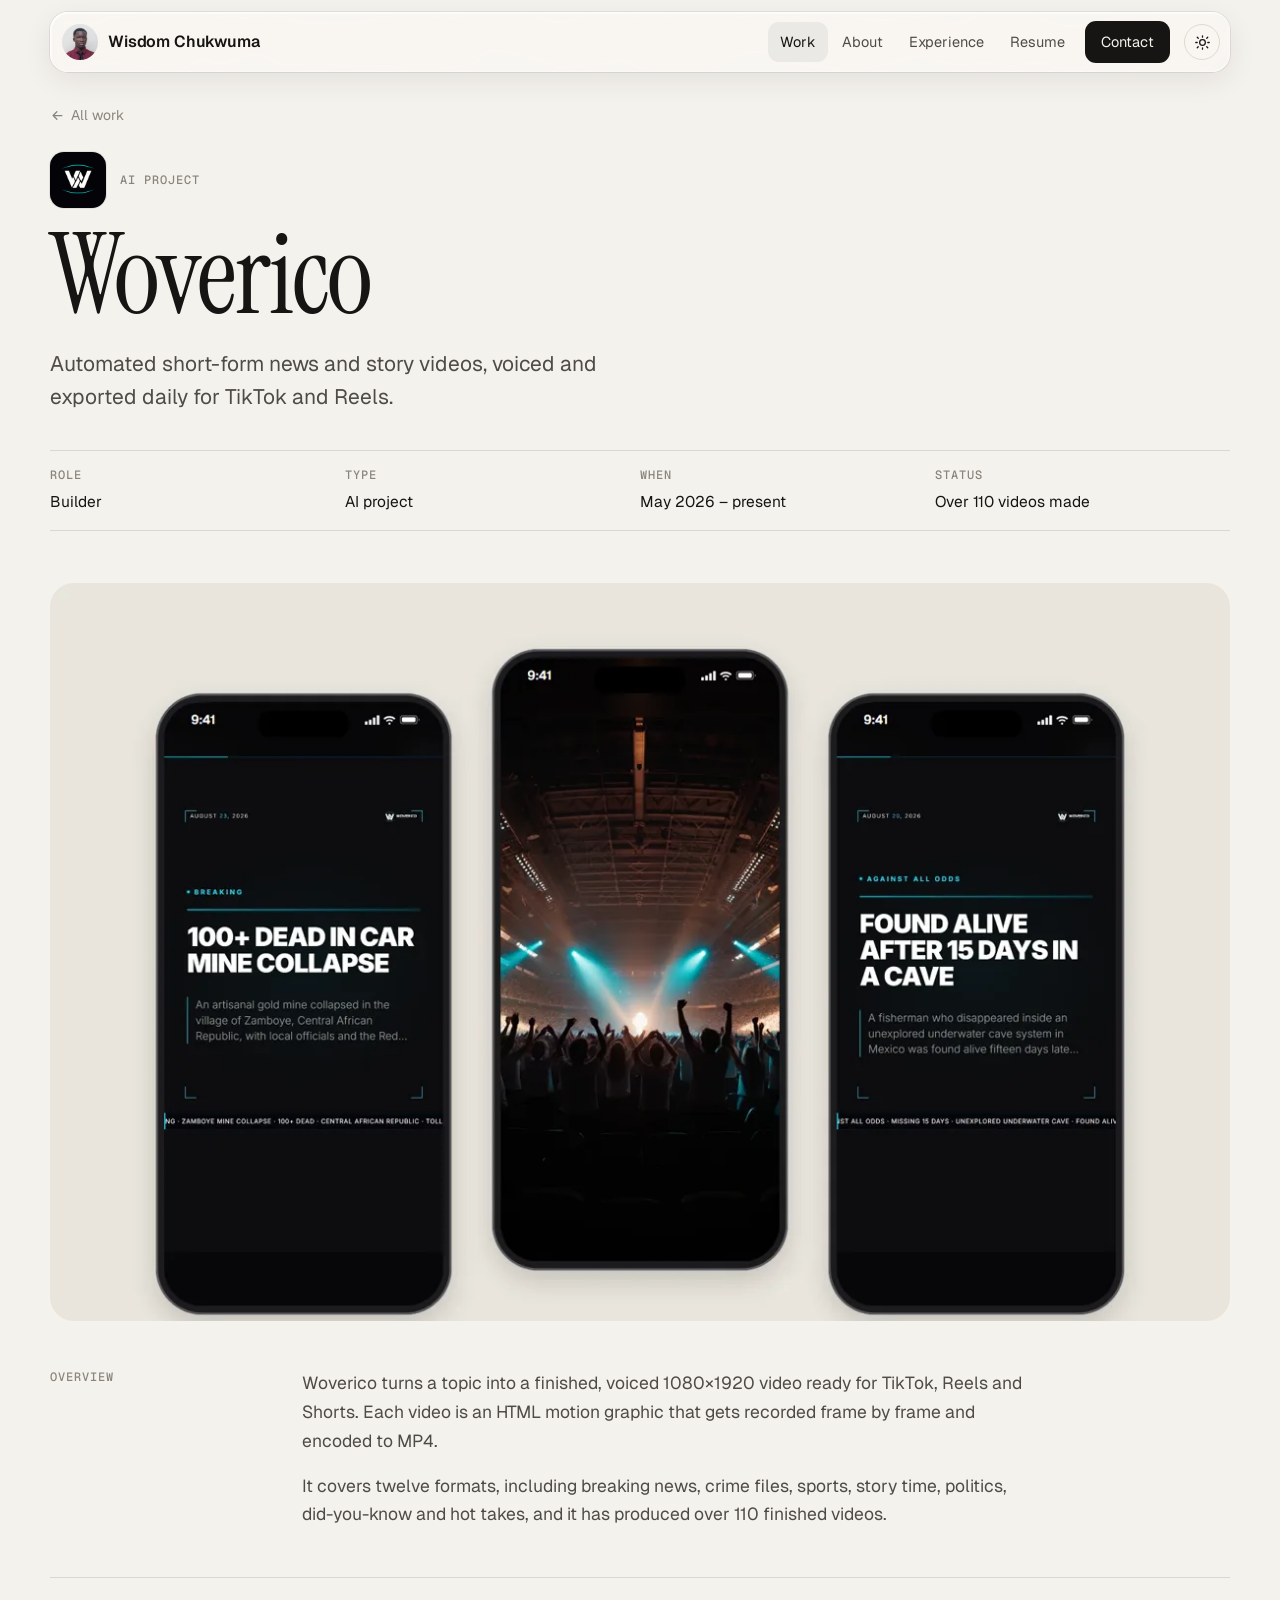
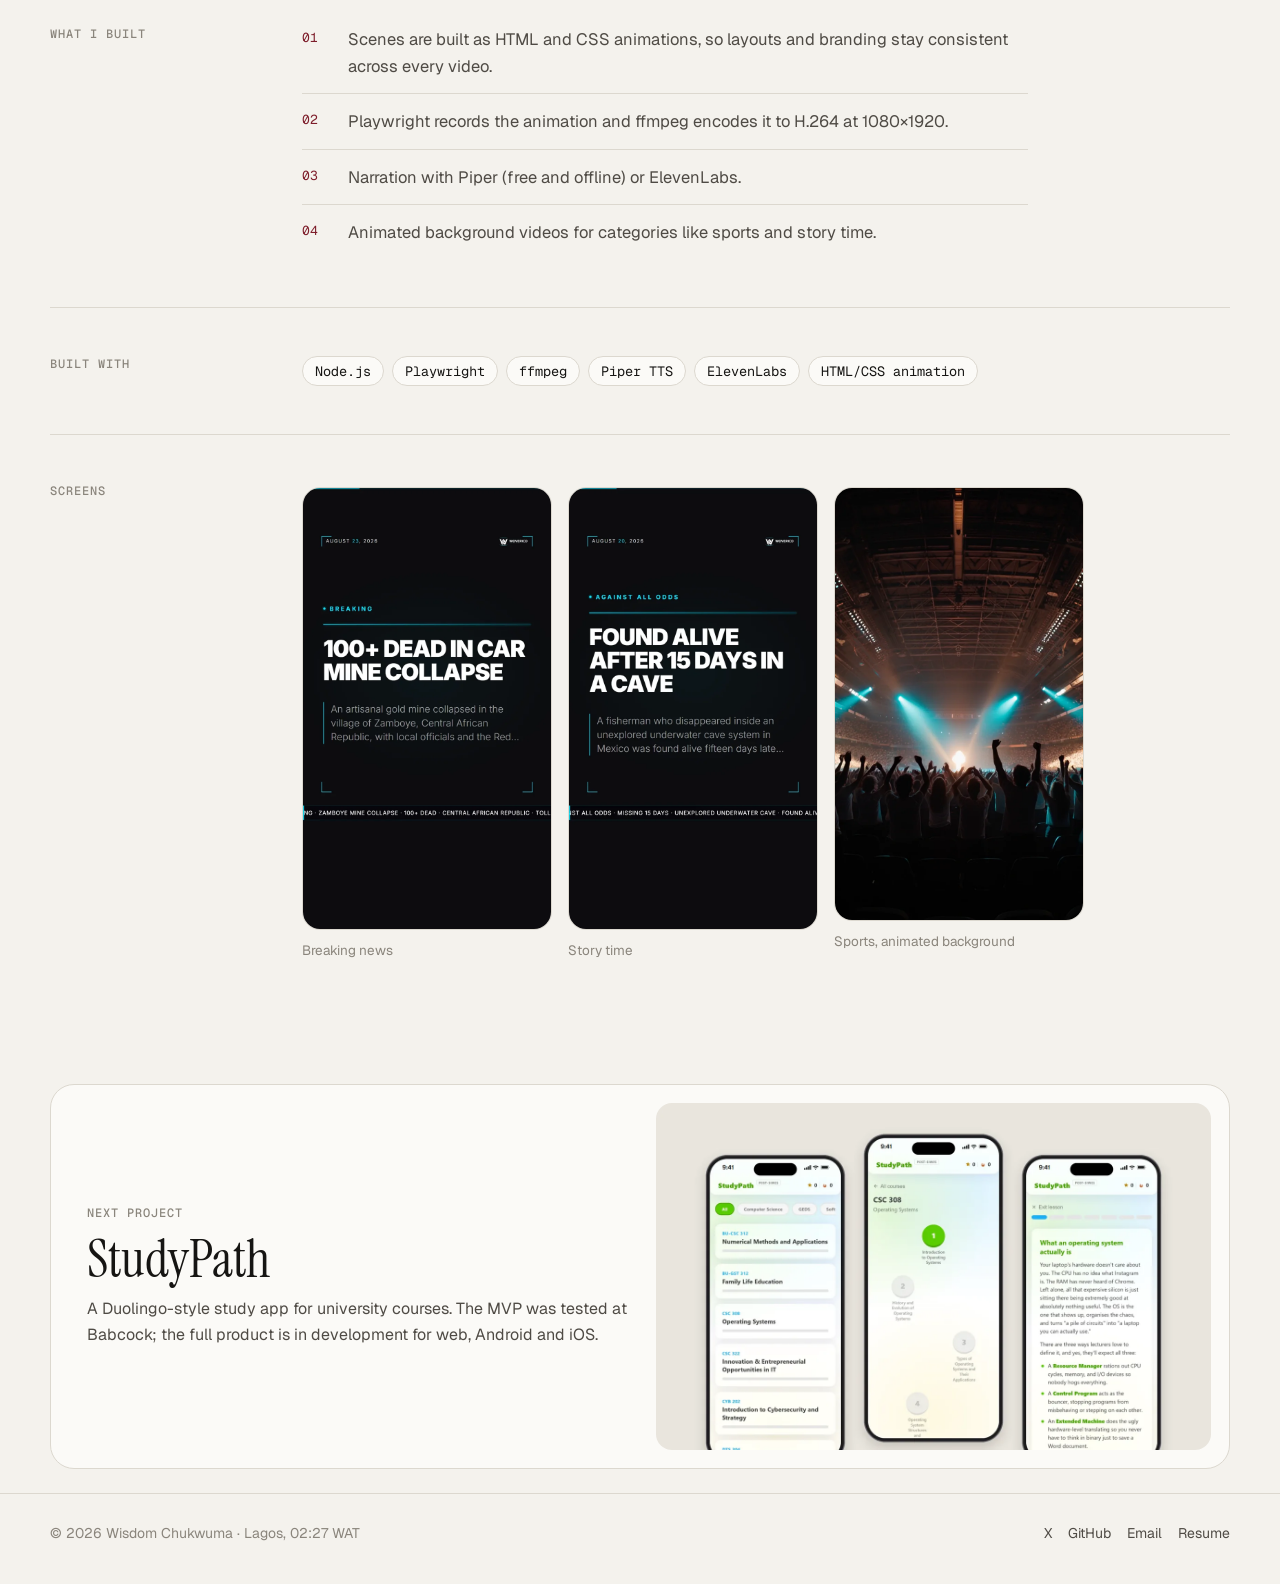
<file: projects/woverico.html>
<!DOCTYPE html>
<html lang="en">
<head>
<meta charset="utf-8">
<meta name="viewport" content="width=device-width, initial-scale=1">
<title>Woverico · Wisdom Chukwuma</title>
<meta name="description" content="Automated short-form news and story videos, voiced and exported daily for TikTok and Reels.">
<link rel="canonical" href="https://www.wisdomchuks.cv/projects/woverico.html">
<meta name="author" content="Wisdom Chukwuma">
<meta property="og:type" content="website">
<meta property="og:site_name" content="Wisdom Chukwuma">
<meta property="og:locale" content="en_NG">
<meta property="og:title" content="Woverico · Wisdom Chukwuma">
<meta property="og:description" content="Automated short-form news and story videos, voiced and exported daily for TikTok and Reels.">
<meta property="og:url" content="https://www.wisdomchuks.cv/projects/woverico.html">
<meta property="og:image" content="https://www.wisdomchuks.cv/img/og/woverico.png">
<meta property="og:image:type" content="image/png">
<meta property="og:image:width" content="1200">
<meta property="og:image:height" content="630">
<meta property="og:image:alt" content="Woverico, a project by Wisdom Chukwuma">
<meta name="twitter:card" content="summary_large_image">
<meta name="twitter:site" content="@wisdomchukwumaa">
<meta name="twitter:creator" content="@wisdomchukwumaa">
<meta name="twitter:title" content="Woverico · Wisdom Chukwuma">
<meta name="twitter:description" content="Automated short-form news and story videos, voiced and exported daily for TikTok and Reels.">
<meta name="twitter:image" content="https://www.wisdomchuks.cv/img/og/woverico.png">
<meta name="robots" content="index, follow, max-image-preview:large">
<meta name="theme-color" content="#f4f2ed" media="(prefers-color-scheme: light)">
<meta name="theme-color" content="#141311" media="(prefers-color-scheme: dark)">
<script>try{var t=localStorage.getItem('theme');if(t==='dark'||t==='light')document.documentElement.setAttribute('data-theme',t)}catch(e){}</script>
<link rel="icon" href="../favicon.svg" type="image/svg+xml">
<link rel="icon" href="../favicon-32.png" sizes="32x32" type="image/png">
<link rel="apple-touch-icon" href="../apple-touch-icon.png">
<link rel="preconnect" href="https://fonts.googleapis.com">
<link rel="preconnect" href="https://fonts.gstatic.com" crossorigin>
<link href="https://fonts.googleapis.com/css2?family=Instrument+Serif:ital@0;1&family=Geist:wght@400;500;600&family=Geist+Mono:wght@400;500&display=swap" rel="stylesheet">
<link rel="stylesheet" href="../css/style.css">
</head>
<body>
<svg class="sr" width="0" height="0" aria-hidden="true" focusable="false"><filter id="lg-distort" x="0%" y="0%" width="100%" height="100%" color-interpolation-filters="sRGB"><feTurbulence type="fractalNoise" baseFrequency="0.012 0.018" numOctaves="2" seed="7" result="noise"/><feGaussianBlur in="noise" stdDeviation="2.5" result="soft"/><feDisplacementMap in="SourceGraphic" in2="soft" scale="46" xChannelSelector="R" yChannelSelector="G"/></filter></svg>
<header class="top">
  <div class="bar">
    <div class="glass" aria-hidden="true"><div class="glass-fx"></div><div class="glass-tint"></div><div class="glass-shine"></div></div>
    <a class="brand" href="../index.html"><img src="../img/me/avatar.webp" alt="" width="32" height="32">Wisdom Chukwuma</a>
    <button class="theme-btn" type="button" aria-label="Switch between light and dark mode"><svg class="i-sun" viewBox="0 0 24 24" fill="none" stroke="currentColor" stroke-width="1.8" stroke-linecap="round" aria-hidden="true"><circle cx="12" cy="12" r="4"/><path d="M12 2.5v2M12 19.5v2M4.6 4.6l1.4 1.4M18 18l1.4 1.4M2.5 12h2M19.5 12h2M4.6 19.4 6 18M18 6l1.4-1.4"/></svg><svg class="i-moon" viewBox="0 0 24 24" fill="none" stroke="currentColor" stroke-width="1.8" stroke-linecap="round" stroke-linejoin="round" aria-hidden="true"><path d="M20 14.5A8 8 0 0 1 9.5 4a8 8 0 1 0 10.5 10.5Z"/></svg></button>
    <button class="menu-btn" type="button" aria-expanded="false" aria-controls="links" aria-label="Open menu"><span class="burger" aria-hidden="true"><i></i><i></i></span></button>
    <nav class="links" id="links" aria-label="Main">
      <a href="../projects.html" aria-current="page">Work</a>
      <a href="../index.html#about">About</a>
      <a href="../index.html#experience">Experience</a>
      <a href="../Wisdom_Chukwuma_Resume.pdf" target="_blank" rel="noopener">Resume</a>
      <a class="cta" href="../index.html#contact">Contact</a>
    </nav>
  </div>
</header>

<main>
  <div class="wrap">
    <a class="crumb" href="../projects.html"><svg viewBox="0 0 24 24" fill="none" stroke="currentColor" stroke-width="2" stroke-linecap="round" stroke-linejoin="round" aria-hidden="true"><path d="M19 12H5M11 6l-6 6 6 6"/></svg> All work</a>
    <header class="case-head">
      <div class="case-brand"><img src="../img/logos/woverico.png" alt="Woverico logo" width="56" height="56"><div class="label">AI project</div></div>
      <h1 style="margin-top:14px">Woverico</h1>
      <p class="lede">Automated short-form news and story videos, voiced and exported daily for TikTok and Reels.</p>
      <dl class="meta"><div><dt class="label">Role</dt><dd>Builder</dd></div><div><dt class="label">Type</dt><dd>AI project</dd></div><div><dt class="label">When</dt><dd>May 2026 – present</dd></div><div><dt class="label">Status</dt><dd>Over 110 videos made</dd></div></dl>
    </header>
    <div class="cover"><img src="../img/covers/woverico.webp" alt="Screens from Woverico" width="1200" height="750"></div>

    <section class="split">
      <div class="label">Overview</div>
      <div class="body"><p>Woverico turns a topic into a finished, voiced 1080×1920 video ready for TikTok, Reels and Shorts. Each video is an HTML motion graphic that gets recorded frame by frame and encoded to MP4.</p><p>It covers twelve formats, including breaking news, crime files, sports, story time, politics, did-you-know and hot takes, and it has produced over 110 finished videos.</p></div>
    </section>
    <section class="split">
      <div class="label">What I built</div>
      <div class="body"><ul class="points"><li>Scenes are built as HTML and CSS animations, so layouts and branding stay consistent across every video.</li><li>Playwright records the animation and ffmpeg encodes it to H.264 at 1080×1920.</li><li>Narration with Piper (free and offline) or ElevenLabs.</li><li>Animated background videos for categories like sports and story time.</li></ul></div>
    </section>
    <section class="split">
      <div class="label">Built with</div>
      <div class="body"><div class="chips"><span>Node.js</span><span>Playwright</span><span>ffmpeg</span><span>Piper TTS</span><span>ElevenLabs</span><span>HTML/CSS animation</span></div></div>
    </section>
    <section class="split" style="border-bottom:0">
      <div class="label">Screens</div>
      <div class="body" style="max-width:none;min-width:0"><div class="shots" tabindex="0" aria-label="Screenshots, scroll sideways"><figure><img src="../img/work/woverico/breaking-news.webp" alt="Woverico: Breaking news" loading="lazy"><figcaption>Breaking news</figcaption></figure><figure><img src="../img/work/woverico/story-time.webp" alt="Woverico: Story time" loading="lazy"><figcaption>Story time</figcaption></figure><figure><img src="../img/work/woverico/sports-animated.webp" alt="Woverico: Sports, animated background" loading="lazy"><figcaption>Sports, animated background</figcaption></figure></div></div>
    </section>

    <a class="next" href="studypath.html">
      <div class="txt"><div class="label">Next project</div><h2>StudyPath</h2><p style="margin-top:10px">A Duolingo-style study app for university courses. The MVP was tested at Babcock; the full product is in development for web, Android and iOS.</p></div>
      <img src="../img/covers/studypath.webp" alt="" width="1200" height="750" loading="lazy">
    </a>
  </div>
</main>
<footer>
  <div class="wrap">
    <span>© 2026 Wisdom Chukwuma · Lagos, <span id="lagosTime"></span> WAT</span>
    <span><a href="https://x.com/wisdomchukwumaa" target="_blank" rel="noopener">X</a><a href="https://github.com/wisdom-chukwuma" target="_blank" rel="noopener">GitHub</a><a href="mailto:kenewisdom4@gmail.com">Email</a><a href="../Wisdom_Chukwuma_Resume.pdf" target="_blank" rel="noopener">Resume</a></span>
  </div>
</footer>
<script src="../js/main.js" defer></script>
</body>
</html>
</file>
<file: css/style.css>
:root {
  --paper: #f4f2ed;
  --paper-2: #ebe8e1;
  --card: #fbfaf7;
  --ink: #161513;
  --body: #4f4b45;
  --muted: #8a857c;
  --line: #dcd8cf;
  --accent: #7d1d2a;
  --accent-soft: #f1e3e3;
  --ink-hover: #2c2a26;
  --line-strong: #c4bfb4;
  --tint: rgba(251, 250, 247, 0.55);
  --sheet: rgba(251, 250, 247, 0.96);
  --hover: rgba(22, 21, 19, 0.06);
  --edge: rgba(22, 21, 19, 0.08);
  --logo-bg: #fff;
  --shine: rgba(255, 255, 255, 0.85);
  --max: 1180px;
  --serif: "Instrument Serif", Georgia, serif;
  --sans: "Geist", -apple-system, BlinkMacSystemFont, "Segoe UI", sans-serif;
  --mono: "Geist Mono", ui-monospace, monospace;
  color-scheme: light;
}
:root[data-theme="dark"] {
  --paper: #141311; --paper-2: #1d1b18; --card: #1a1916; --ink: #f0ece4; --body: #bdb7ad; --muted: #857f75;
  --line: #2e2b27; --accent: #d98a92; --accent-soft: #3a1f23; --ink-hover: #dcd7ce; --line-strong: #4a4640;
  --tint: rgba(28, 26, 23, 0.6); --sheet: rgba(26, 25, 22, 0.97); --hover: rgba(240, 236, 228, 0.07);
  --edge: rgba(240, 236, 228, 0.1); --logo-bg: #fff; --shine: rgba(255, 255, 255, 0.12);
  color-scheme: dark;
}
@media (prefers-color-scheme: dark) {
  :root:not([data-theme="light"]) {
    --paper: #141311; --paper-2: #1d1b18; --card: #1a1916; --ink: #f0ece4; --body: #bdb7ad; --muted: #857f75;
    --line: #2e2b27; --accent: #d98a92; --accent-soft: #3a1f23; --ink-hover: #dcd7ce; --line-strong: #4a4640;
    --tint: rgba(28, 26, 23, 0.6); --sheet: rgba(26, 25, 22, 0.97); --hover: rgba(240, 236, 228, 0.07);
    --edge: rgba(240, 236, 228, 0.1); --logo-bg: #fff; --shine: rgba(255, 255, 255, 0.12);
    color-scheme: dark;
  }
}

* { box-sizing: border-box; }
html { -webkit-text-size-adjust: 100%; scroll-behavior: smooth; }
body { margin: 0; background: var(--paper); color: var(--ink); font: 400 16px/1.6 var(--sans); -webkit-font-smoothing: antialiased; overflow-x: hidden; }
img { display: block; max-width: 100%; height: auto; }
a { color: inherit; }
p { margin: 0; color: var(--body); }
h1, h2, h3 { margin: 0; font-weight: 400; }
:focus-visible { outline: 2px solid var(--accent); outline-offset: 3px; border-radius: 6px; }
.sr { position: absolute; width: 1px; height: 1px; overflow: hidden; clip: rect(0 0 0 0); white-space: nowrap; }

.wrap { width: 100%; max-width: calc(var(--max) + 48px); margin: 0 auto; padding: 0 24px; }
@media (max-width: 560px) { .wrap { padding: 0 16px; } }

.label { font: 500 12px/1.4 var(--mono); letter-spacing: 0.08em; text-transform: uppercase; color: var(--muted); }
.serif { font-family: var(--serif); }
em { font-family: var(--serif); font-style: italic; }

/* ---------- header: liquid glass bar ---------- */
/* Layers: a blurred + SVG-distorted backdrop, a light tint, an inner shine, then the content on top. */
.top { position: sticky; top: 0; z-index: 30; padding: 12px 24px 0; }
@media (max-width: 560px) { .top { padding: 10px 12px 0; } }
.bar { position: relative; max-width: var(--max); margin: 0 auto; height: 60px; display: flex; align-items: center; justify-content: flex-start; gap: 10px; padding: 0 10px 0 12px; border-radius: 18px; box-shadow: 0 8px 28px rgba(40, 30, 20, 0.08), 0 0 0 1px var(--edge); }
.glass { position: absolute; inset: 0; border-radius: inherit; overflow: hidden; z-index: 0; pointer-events: none; }
.glass-fx { position: absolute; inset: 0; -webkit-backdrop-filter: blur(5px) saturate(1.35); backdrop-filter: blur(5px) saturate(1.35); filter: url(#lg-distort); }
.glass-tint { position: absolute; inset: 0; background: var(--tint); }
.glass-shine { position: absolute; inset: 0; border-radius: inherit; box-shadow: inset 1.5px 1.5px 1px var(--shine), inset -1px -1px 1px rgba(255, 255, 255, 0.5); }
.bar > .brand, .bar > .menu-btn, .bar > .theme-btn { position: relative; z-index: 1; }
.bar > .brand { margin-right: auto; }
.theme-btn { width: 36px; height: 36px; flex-shrink: 0; display: inline-flex; align-items: center; justify-content: center; border-radius: 50%; border: 1px solid var(--line); background: transparent; color: var(--ink); cursor: pointer; }
.theme-btn:hover { background: var(--hover); }
.theme-btn svg { width: 17px; height: 17px; }
.theme-btn .i-moon { display: none; }
:root[data-theme="dark"] .theme-btn .i-moon { display: block; }
:root[data-theme="dark"] .theme-btn .i-sun { display: none; }
@media (prefers-color-scheme: dark) { :root:not([data-theme="light"]) .theme-btn .i-moon { display: block; } :root:not([data-theme="light"]) .theme-btn .i-sun { display: none; } }
@media (min-width: 761px) { .theme-btn { order: 3; margin-left: 4px; } }
.bar > .links { z-index: 2; }
@media (min-width: 761px) { .bar > .links { position: relative; } }
.brand { display: inline-flex; align-items: center; gap: 10px; text-decoration: none; font-weight: 600; letter-spacing: -0.01em; white-space: nowrap; }
.brand img { width: 36px; height: 36px; border-radius: 50%; object-fit: cover; }
.links { display: flex; align-items: center; gap: 2px; }
.links a { text-decoration: none; font-size: 14.5px; color: var(--body); padding: 8px 12px; border-radius: 11px; transition: background .2s, color .2s, padding .3s; }
.links a:hover, .links a[aria-current="page"] { color: var(--ink); background: var(--hover); }
.links .cta { background: var(--ink); color: var(--paper); margin-left: 6px; padding: 9px 16px; }
.links .cta:hover { background: var(--ink-hover); color: var(--paper); }
.menu-btn { display: none; width: 36px; height: 36px; flex-shrink: 0; align-items: center; justify-content: center; border: 0; background: var(--ink); color: var(--paper); border-radius: 50%; cursor: pointer; }
.burger { position: relative; width: 16px; height: 10px; }
.burger i { position: absolute; left: 0; right: 0; height: 1.8px; border-radius: 2px; background: currentColor; transition: transform .25s ease, top .25s ease; }
.burger i:first-child { top: 0; }
.burger i:last-child { top: 8px; }
.menu-btn[aria-expanded="true"] .burger i:first-child { top: 4px; transform: rotate(45deg); }
.menu-btn[aria-expanded="true"] .burger i:last-child { top: 4px; transform: rotate(-45deg); }
@media (max-width: 760px) {
  .menu-btn { display: inline-flex; }
  .links { display: none; position: absolute; top: calc(100% + 10px); left: 0; right: 0; flex-direction: column; align-items: stretch; gap: 2px; background: var(--sheet); -webkit-backdrop-filter: blur(14px); backdrop-filter: blur(14px); border: 1px solid var(--line); border-radius: 20px; box-shadow: 0 20px 50px rgba(40, 30, 20, 0.16); padding: 10px; animation: sheetIn .22s ease; }
  @keyframes sheetIn { from { opacity: 0; transform: translateY(-6px); } to { opacity: 1; transform: none; } }
  .links.open { display: flex; }
  .links a { padding: 14px 16px; font-family: var(--serif); font-size: 26px; line-height: 1.1; color: var(--ink); border-radius: 12px; }
  .links a[aria-current="page"] { background: var(--hover); }
  .links .cta { margin: 8px 0 0; text-align: center; font-family: var(--sans); font-size: 16px; padding: 14px; }
}

/* heading words fade in from a blur, one after another */
.reveal .w { display: inline-block; animation: wordIn .9s cubic-bezier(.2, .7, .2, 1) both; animation-delay: calc(var(--i) * 65ms + 120ms); }
@keyframes wordIn { from { opacity: 0; filter: blur(12px); transform: translateY(12px); } to { opacity: 1; filter: blur(0); transform: none; } }

/* ---------- buttons ---------- */
.btn { display: inline-flex; align-items: center; justify-content: center; gap: 8px; height: 48px; padding: 0 22px; border-radius: 999px; border: 1px solid var(--ink); font: 500 15px var(--sans); text-decoration: none; cursor: pointer; background: transparent; color: var(--ink); white-space: nowrap; }
.btn:hover { background: var(--paper-2); }
.btn.solid { background: var(--ink); color: var(--paper); }
.btn.solid:hover { background: var(--ink-hover); }
.btn svg { width: 16px; height: 16px; }

/* ---------- hero ---------- */
.hero { display: grid; grid-template-columns: 1fr; gap: 8px; padding: 40px 0 24px; align-items: center; }
@media (min-width: 960px) { .hero { grid-template-columns: 1.02fr 1fr; gap: 24px; padding: 64px 0 40px; min-height: min(760px, calc(100vh - 68px)); } }
.hero h1 { font-family: var(--serif); font-size: clamp(44px, 8.4vw, 84px); line-height: 0.98; letter-spacing: -0.02em; margin-top: 18px; }
.hero h1 em { color: var(--accent); }
.hero .lede { margin-top: 24px; font-size: clamp(16.5px, 1.6vw, 18.5px); max-width: 48ch; }
.hero .actions { display: flex; flex-wrap: wrap; gap: 10px; margin-top: 32px; }
.avail { display: inline-flex; align-items: center; gap: 10px; }
.avail i { width: 8px; height: 8px; border-radius: 50%; background: var(--accent); box-shadow: 0 0 0 4px var(--accent-soft); }

.stage { position: relative; height: clamp(400px, 92vw, 460px); }
@media (min-width: 960px) { .stage { height: 620px; } }
.stage canvas { position: absolute; inset: 0; width: 100% !important; height: 100% !important; touch-action: pan-y; cursor: grab; outline: none; }
.stage canvas.dragging { cursor: grabbing; }
.stage .fallback { position: absolute; inset: 0; display: flex; align-items: center; justify-content: center; }
.stage .fallback img { max-height: 100%; width: auto; border-radius: 18px; }
.stage.ready .fallback { display: none; }
.stage-caption { position: absolute; left: 0; right: 0; bottom: 6px; display: flex; justify-content: center; pointer-events: none; }
.stage-caption span { pointer-events: auto; display: inline-flex; align-items: center; gap: 10px; background: var(--card); border: 1px solid var(--line); border-radius: 999px; padding: 7px 8px 7px 16px; font-size: 14px; color: var(--ink); text-decoration: none; }
.stage-caption b { font-weight: 600; }
.stage-caption small { color: var(--muted); font-size: 13px; }
.stage-caption a { display: inline-flex; align-items: center; justify-content: center; width: 28px; height: 28px; border-radius: 50%; background: var(--ink); color: var(--paper); }
.stage-caption a svg { width: 14px; height: 14px; }
.stage-hint { position: absolute; top: 4px; right: 0; }
@media (max-width: 959px) { .stage-hint { left: 0; right: auto; } }

/* ---------- section heads ---------- */
.sec { padding: 72px 0; border-top: 1px solid var(--line); }
@media (max-width: 560px) { .sec { padding: 56px 0; } }
.sec-head { display: grid; grid-template-columns: 1fr; gap: 14px; margin-bottom: 40px; }
@media (min-width: 860px) { .sec-head { grid-template-columns: 220px 1fr; gap: 32px; } }
.sec-head h2 { font-family: var(--serif); font-size: clamp(36px, 5.6vw, 58px); line-height: 1; letter-spacing: -0.015em; }
.sec-head p { margin-top: 12px; max-width: 52ch; }

/* ---------- work rows ---------- */
.rows { display: grid; gap: 20px; }
.row { display: grid; grid-template-columns: 1fr; gap: 22px; text-decoration: none; background: var(--card); border: 1px solid var(--line); border-radius: 24px; padding: 14px; transition: border-color .2s; }
.row:hover { border-color: var(--line-strong); }
@media (min-width: 860px) { .row { grid-template-columns: 1fr 1.25fr; gap: 36px; padding: 18px 18px 18px 30px; align-items: center; } }
.row .txt { padding: 6px 6px 8px; }
@media (min-width: 860px) { .row .txt { padding: 12px 0; } }
.row .num { display: flex; gap: 14px; }
.row h3 { font-family: var(--serif); font-size: clamp(32px, 4.2vw, 44px); line-height: 1.02; margin-top: 14px; }
.row p { margin-top: 12px; max-width: 42ch; }
.tags { display: flex; flex-wrap: wrap; gap: 6px; margin-top: 18px; }
.tags span { font: 400 12.5px var(--mono); color: var(--body); border: 1px solid var(--line); border-radius: 999px; padding: 3px 10px; }
.row .open { display: inline-flex; align-items: center; gap: 6px; margin-top: 22px; font-weight: 500; font-size: 15px; border-bottom: 1px solid var(--ink); padding-bottom: 2px; }
.row .open svg { width: 14px; height: 14px; transition: transform .2s; }
.row:hover .open svg { transform: translateX(3px); }
.tilt-wrap { perspective: 1100px; }
.tilt { border-radius: 16px; overflow: hidden; background: var(--paper-2); transform-style: preserve-3d; transition: transform .35s ease; will-change: transform; }
.tilt img { width: 100%; height: auto; aspect-ratio: 16 / 10; object-fit: cover; }
.all { display: flex; justify-content: center; margin-top: 36px; }

/* ---------- about: small photo beside the heading, text under ---------- */
.about { display: grid; grid-template-columns: 104px minmax(0, 1fr); grid-template-areas: "photo head" "body body"; gap: 22px 18px; align-items: center; }
@media (min-width: 860px) { .about { grid-template-columns: 280px minmax(0, 1fr); grid-template-areas: "photo head" "photo body"; gap: 18px 56px; align-items: start; } }
.portrait { grid-area: photo; margin: 0; border-radius: 18px; overflow: hidden; background: var(--paper-2); }
.portrait img { width: 100%; aspect-ratio: 4 / 5; object-fit: cover; object-position: center 22%; }
@media (max-width: 859px) { .portrait { border-radius: 16px; } .portrait img { aspect-ratio: 1 / 1; object-position: center 12%; } }
.about-head { grid-area: head; }
@media (min-width: 860px) { .about-head { align-self: end; } }
.about-head h2 { font-family: var(--serif); font-size: clamp(34px, 5.4vw, 56px); line-height: 1; letter-spacing: -0.015em; margin-top: 10px; }
.about-sub { margin-top: 10px; font-size: 14.5px; color: var(--muted); }
.about-body { grid-area: body; min-width: 0; }
.about-body .prose p { font-size: 17.5px; line-height: 1.65; }
.about-body .prose p + p { margin-top: 16px; }
.about-body .prose a { color: var(--accent); text-underline-offset: 3px; }
.facts { list-style: none; margin: 28px 0 0; padding: 0; border-top: 1px solid var(--line); }
.facts li { display: flex; justify-content: space-between; gap: 16px; padding: 12px 0; border-bottom: 1px solid var(--line); font-size: 15px; }
.facts li span:first-child { color: var(--muted); }
.facts li span:last-child { text-align: right; }

/* ---------- experience ---------- */
.xp { list-style: none; margin: 0; padding: 0; border-top: 1px solid var(--line); }
.xp li { display: grid; grid-template-columns: 1fr; gap: 4px; padding: 20px 0; border-bottom: 1px solid var(--line); }
@media (min-width: 760px) { .xp li { grid-template-columns: 180px 1fr auto; gap: 24px; align-items: baseline; } }
.xp .role { font-size: 17px; color: var(--ink); }
.xp .org { color: var(--body); }
.xp a.org { color: var(--accent); text-underline-offset: 3px; }
.xp .kind { font-size: 14px; color: var(--muted); }

/* ---------- services ---------- */
.services { display: grid; grid-template-columns: 1fr; gap: 0; border-top: 1px solid var(--line); }
@media (min-width: 860px) { .services { grid-template-columns: repeat(3, 1fr); } }
.services div { padding: 26px 0; border-bottom: 1px solid var(--line); }
@media (min-width: 860px) { .services div { padding: 28px 28px 28px 0; border-bottom: 0; } .services div + div { border-left: 1px solid var(--line); padding-left: 28px; } }
.services h3 { font-family: var(--serif); font-size: 30px; line-height: 1.05; margin-top: 12px; }
.services p { margin-top: 10px; }
.stack { margin-top: 32px; font: 400 13.5px/2 var(--mono); color: var(--muted); }

/* ---------- contact ---------- */
.contact { text-align: left; }
.contact h2 { font-family: var(--serif); font-size: clamp(48px, 9vw, 104px); line-height: 0.95; letter-spacing: -0.02em; }
.contact h2 em { color: var(--accent); }
.contact .mail { display: inline-block; margin-top: 28px; font-size: clamp(20px, 3.4vw, 32px); color: var(--ink); text-decoration: none; border-bottom: 2px solid var(--accent); overflow-wrap: anywhere; }
.contact .mail:hover { color: var(--accent); }
.contact p { margin-top: 18px; max-width: 52ch; }
.contact .actions { display: flex; flex-wrap: wrap; gap: 10px; margin-top: 30px; }

/* ---------- footer ---------- */
footer { border-top: 1px solid var(--line); padding: 28px 0 40px; }
footer .wrap { display: flex; flex-wrap: wrap; justify-content: space-between; gap: 12px 24px; font-size: 14px; color: var(--muted); }
footer a { color: var(--body); text-decoration: none; margin-left: 16px; }
footer a:first-child { margin-left: 0; }
footer a:hover { color: var(--ink); }

/* ---------- projects index ---------- */
.page-head { padding: 56px 0 40px; }
.page-head h1 { font-family: var(--serif); font-size: clamp(52px, 10vw, 110px); line-height: 0.95; letter-spacing: -0.02em; }
.page-head p { margin-top: 18px; font-size: 18px; max-width: 54ch; }
.small-list { list-style: none; margin: 0; padding: 0; border-top: 1px solid var(--line); }
.small-list li { display: grid; grid-template-columns: 1fr; gap: 4px; padding: 18px 0; border-bottom: 1px solid var(--line); }
@media (min-width: 760px) { .small-list li { grid-template-columns: 260px 1fr; gap: 24px; } }
.small-list b { font-weight: 500; }

/* ---------- case study ---------- */
.crumb { display: inline-flex; align-items: center; gap: 6px; margin-top: 32px; text-decoration: none; font-size: 14px; color: var(--muted); }
.crumb:hover { color: var(--ink); }
.crumb svg { width: 15px; height: 15px; }
.case-head { padding: 22px 0 36px; }
.case-head h1 { font-family: var(--serif); font-size: clamp(52px, 10vw, 112px); line-height: 0.95; letter-spacing: -0.02em; }
.case-head .lede { margin-top: 18px; font-size: clamp(17px, 2vw, 21px); max-width: 44ch; color: var(--body); }
.meta { display: grid; grid-template-columns: repeat(2, minmax(0, 1fr)); gap: 0; border-top: 1px solid var(--line); margin-top: 36px; }
@media (min-width: 860px) { .meta { grid-template-columns: repeat(4, minmax(0, 1fr)); } }
.meta div { padding: 16px 16px 16px 0; border-bottom: 1px solid var(--line); min-width: 0; }
.meta dd { margin: 6px 0 0; font-size: 15.5px; overflow-wrap: anywhere; }
.meta dd a { color: var(--accent); text-underline-offset: 3px; }
.meta dt { margin: 0; }
.cover { border-radius: 24px; overflow: hidden; background: var(--paper-2); }
.cover img { width: 100%; aspect-ratio: 16 / 10; object-fit: cover; }
.split { display: grid; grid-template-columns: 1fr; gap: 14px; padding: 48px 0; border-bottom: 1px solid var(--line); }
@media (min-width: 860px) { .split { grid-template-columns: 220px minmax(0, 1fr); gap: 32px; } .split > .label { position: sticky; top: 92px; align-self: start; } }
.split .body { max-width: 66ch; }
.split .body p { font-size: 17.5px; line-height: 1.65; }
.split .body p + p { margin-top: 16px; }
.points { list-style: none; margin: 0; padding: 0; counter-reset: pt; }
.points li { counter-increment: pt; display: grid; grid-template-columns: 38px 1fr; gap: 8px; padding: 14px 0; border-bottom: 1px solid var(--line); color: var(--body); font-size: 16.5px; }
.points li:first-child { padding-top: 0; }
.points li::before { content: counter(pt, decimal-leading-zero); font: 400 13px/1.9 var(--mono); color: var(--accent); }
.points li:last-child { border-bottom: 0; }
.chips { display: flex; flex-wrap: wrap; gap: 8px; }
.chips span { font: 400 13.5px var(--mono); padding: 5px 12px; border-radius: 999px; background: var(--card); border: 1px solid var(--line); color: var(--ink); }

.shots { display: flex; gap: 16px; overflow-x: auto; scroll-snap-type: x mandatory; padding: 4px 0 18px; -webkit-overflow-scrolling: touch; scrollbar-width: thin; }
.shots figure { margin: 0; flex: 0 0 auto; width: min(62vw, 250px); scroll-snap-align: start; }
@media (min-width: 860px) { .shots figure { width: 250px; } }
.shots img { width: 100%; height: auto; border-radius: 18px; border: 1px solid var(--line); background: var(--card); }
.shots figcaption { margin-top: 10px; font-size: 13.5px; color: var(--muted); }

.next { display: grid; grid-template-columns: 1fr; gap: 20px; margin: 56px 0 24px; text-decoration: none; background: var(--card); border: 1px solid var(--line); border-radius: 24px; padding: 14px; }
@media (min-width: 760px) { .next { grid-template-columns: 1fr 1fr; align-items: center; padding: 18px 18px 18px 30px; } }
.next:hover { border-color: var(--line-strong); }
.next h2 { font-family: var(--serif); font-size: clamp(36px, 5vw, 52px); line-height: 1; margin-top: 12px; }
.next .txt { padding: 6px; }
.next img { border-radius: 16px; aspect-ratio: 16 / 10; object-fit: cover; width: 100%; }

@media (prefers-reduced-motion: reduce) {
  html { scroll-behavior: auto; }
  .tilt, .row .open svg { transition: none; }
}

/* ---------- logos ---------- */
.ptitle { display: flex; align-items: center; gap: 14px; margin-top: 16px; }
.ptitle h3 { margin-top: 0; }
.plogo { width: 44px; height: 44px; border-radius: 12px; object-fit: cover; flex-shrink: 0; box-shadow: 0 0 0 1px var(--edge); background: var(--logo-bg); }
.case-brand { display: flex; align-items: center; gap: 14px; }
.case-brand img { width: 56px; height: 56px; border-radius: 14px; object-fit: cover; box-shadow: 0 0 0 1px var(--edge); background: var(--logo-bg); }
.xp-main { display: flex; align-items: center; gap: 12px; }
.xlogo { width: 30px; height: 30px; border-radius: 8px; object-fit: cover; flex-shrink: 0; box-shadow: 0 0 0 1px var(--edge); background: var(--logo-bg); }

/* ---------- skills ---------- */
.skills { display: grid; grid-template-columns: 1fr; gap: 0; border-top: 1px solid var(--line); }
@media (min-width: 760px) { .skills { grid-template-columns: repeat(2, minmax(0, 1fr)); column-gap: 40px; } }
@media (min-width: 1100px) { .skills { grid-template-columns: repeat(3, minmax(0, 1fr)); } }
.skill-group { padding: 22px 0; border-bottom: 1px solid var(--line); }
.skill-group ul { list-style: none; margin: 12px 0 0; padding: 0; display: flex; flex-wrap: wrap; gap: 8px; }
.skill-group li { display: inline-flex; align-items: center; gap: 7px; font-size: 14px; background: var(--card); border: 1px solid var(--line); border-radius: 999px; padding: 5px 12px 5px 9px; }
.skill-group li img { width: 15px; height: 15px; opacity: 0.85; }
.skill-group li i { width: 6px; height: 6px; border-radius: 50%; background: var(--accent); opacity: 0.7; margin: 0 3px; }

/* ---------- wide frames in the screens row ---------- */
.shots figure.wide { width: min(86vw, 480px); }
@media (min-width: 860px) { .shots figure.wide { width: 480px; } }

@media (prefers-reduced-motion: reduce) { .reveal .w { animation: none; } }

/* ---------- iPhone frame (sizes scale with the phone's own width) ---------- */
.iphone { container-type: inline-size; position: relative; width: 100%; }
.iphone .frame { position: relative; padding: 2.8cqw; border-radius: 15.5cqw; background: #1c1c1e; box-shadow: inset 0 0 0 0.6cqw #5a5a5e, 0 0 0 1px #a1a1a6, 0 14px 34px rgba(40, 30, 20, 0.18); }
.iphone .screen { position: relative; border-radius: 12.6cqw; overflow: hidden; background: var(--sb, #111); }
.iphone .sb { position: relative; height: 12cqw; display: flex; align-items: center; justify-content: space-between; padding: 0 7.5cqw 0 9cqw; color: var(--fg, #fff); font: 600 4.3cqw/1 -apple-system, "SF Pro Text", "Geist", sans-serif; letter-spacing: -0.01em; }
.iphone .sb .ind { display: inline-flex; }
.iphone .sb svg { width: 19cqw; height: auto; display: block; }
.iphone .island { position: absolute; left: 50%; top: 3cqw; transform: translateX(-50%); width: 31cqw; height: 9cqw; border-radius: 6cqw; background: #000; }
.iphone .island.solo { z-index: 2; top: 2.6cqw; }
.iphone img { display: block; width: 100%; height: auto; }
.shots.phones figure { width: min(58vw, 240px); }
@media (min-width: 860px) { .shots.phones figure { width: 240px; } }
.shots.phones figure .iphone img { border: 0; border-radius: 0; }

/* ---------- social links ---------- */
.socials { margin-top: 30px; }
.social-row { display: flex; flex-wrap: wrap; gap: 8px; margin-top: 12px; }
.social-row a { display: inline-flex; align-items: center; gap: 8px; padding: 8px 14px; border-radius: 999px; border: 1px solid var(--line); background: var(--card); text-decoration: none; font-size: 14.5px; }
.social-row a:hover { border-color: var(--line-strong); }

.iphone.video .screen { aspect-ratio: 9 / 19.5; display: flex; flex-direction: column; }
.iphone.video .sb { position: absolute; top: 0; left: 0; right: 0; z-index: 2; }
.iphone .vid { position: relative; flex: 1; display: flex; align-items: center; justify-content: center; background-size: cover; background-position: center; overflow: hidden; }
.iphone .vid::before { content: ""; position: absolute; inset: -30px; background: inherit; filter: blur(22px) brightness(0.5); }
.iphone .vid img { position: relative; width: 100%; height: auto; }
.xnote { display: block; margin-top: 3px; font-size: 14px; color: var(--muted); }
</file>
